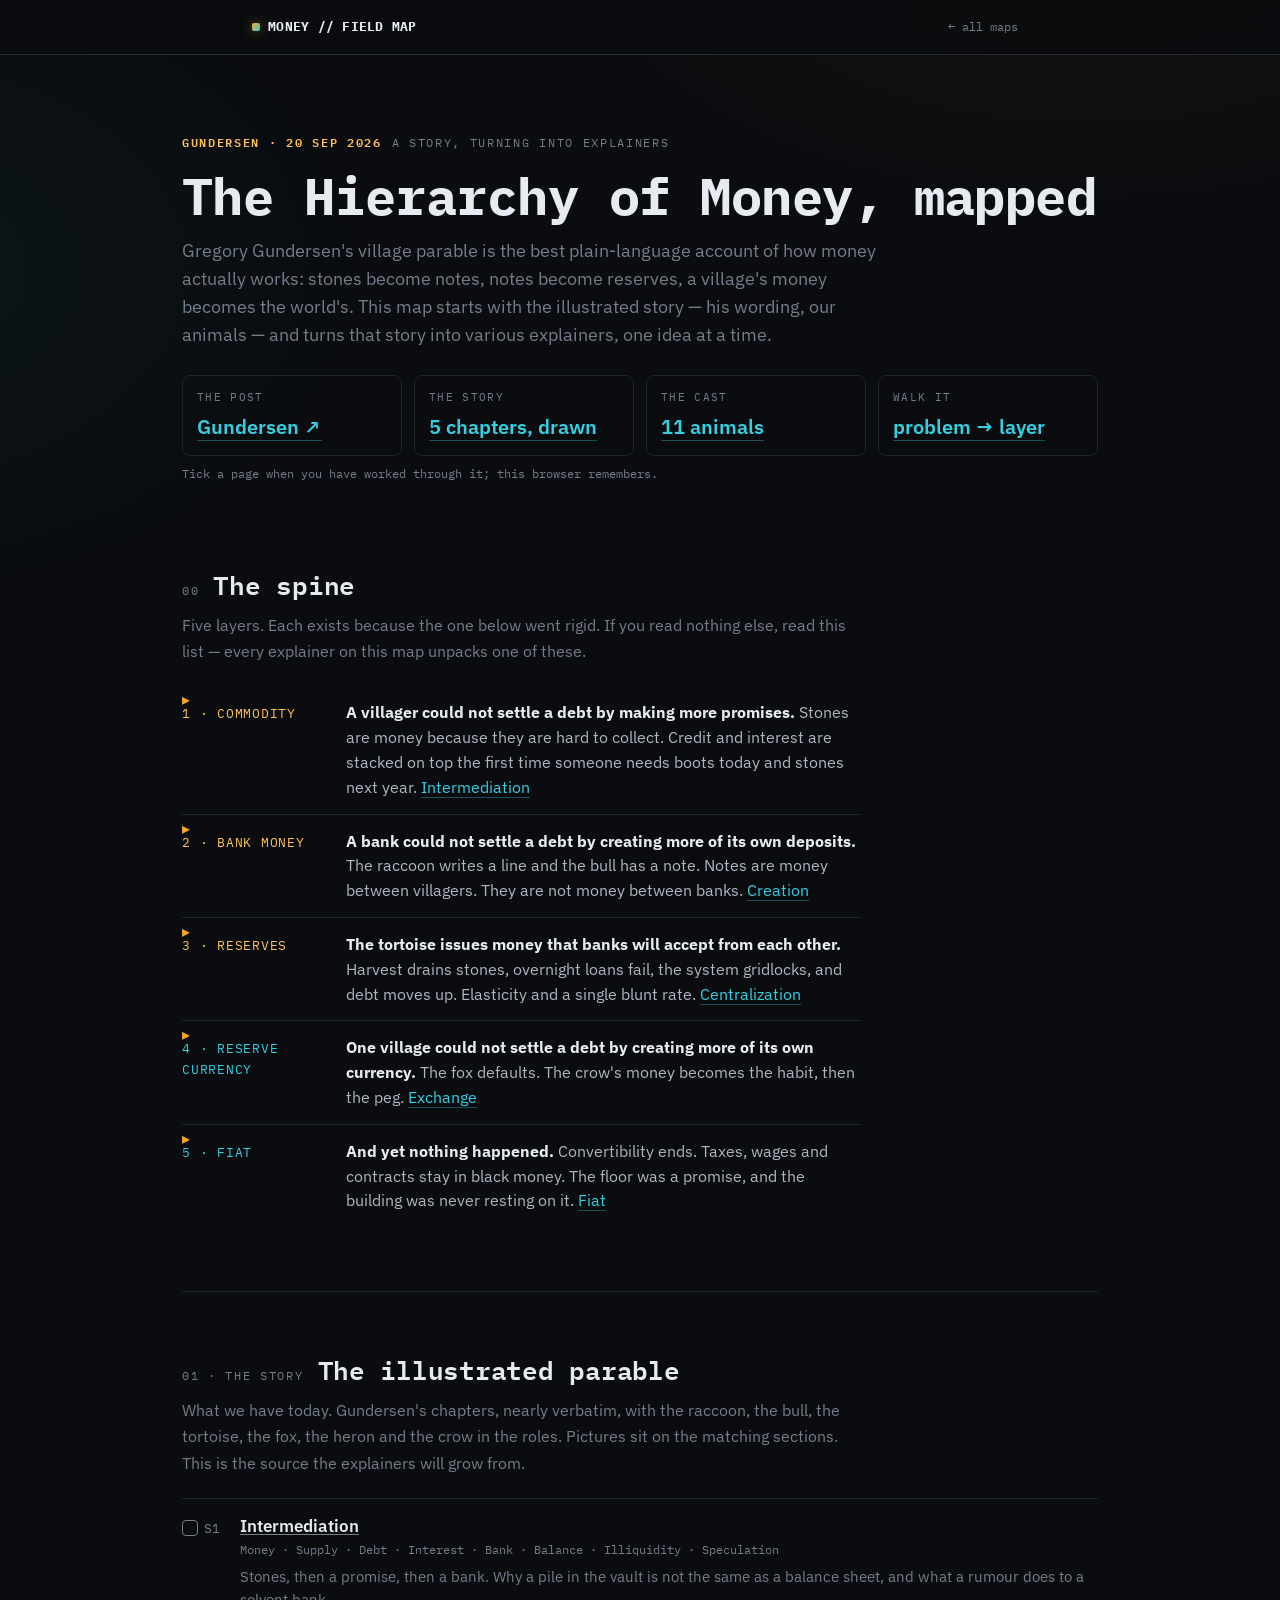
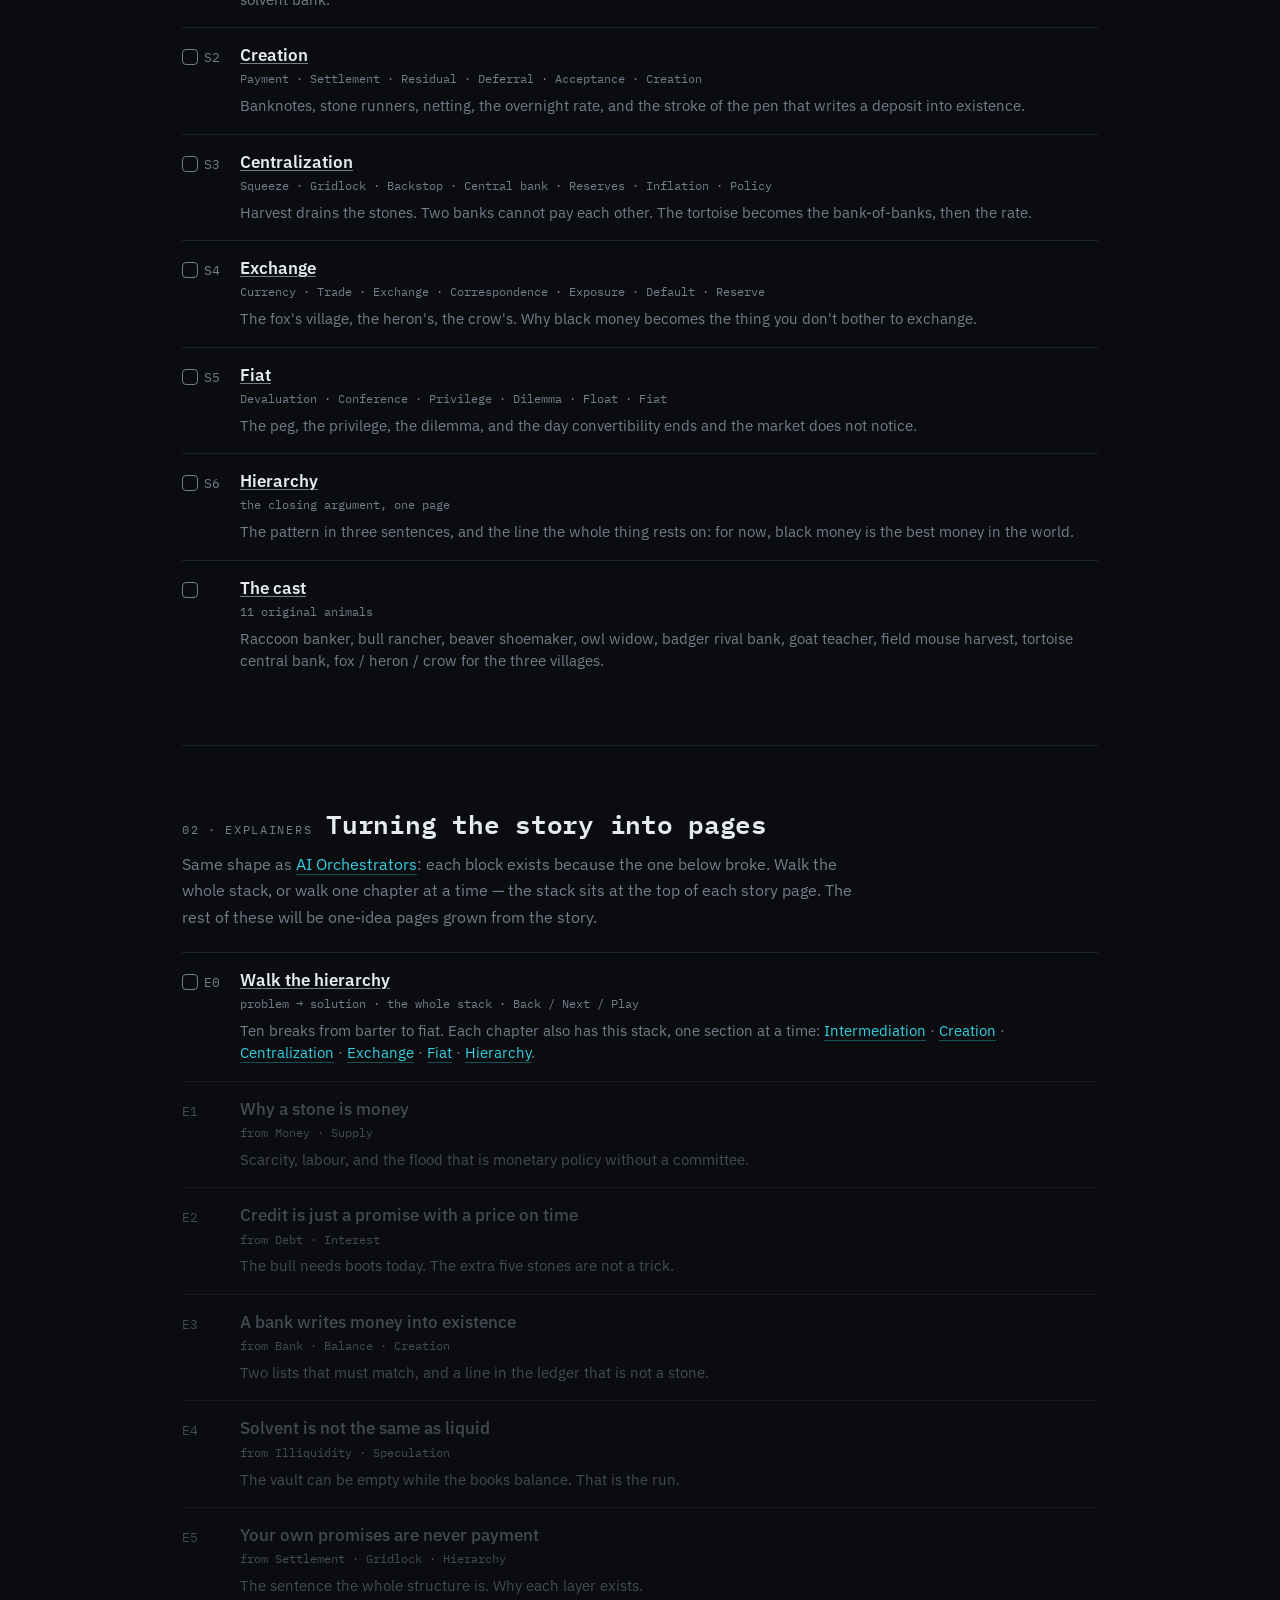
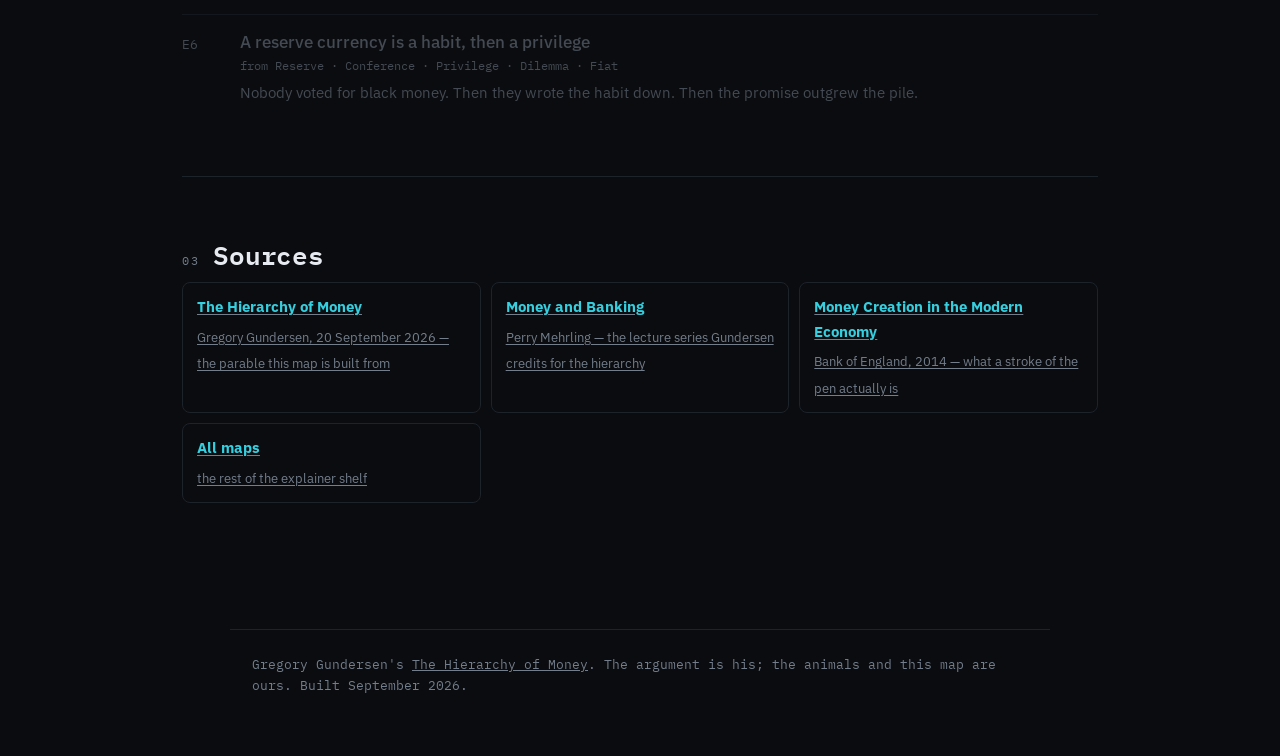
<file: index.html>
<!DOCTYPE html>
<html lang="en">
<head>
<meta charset="UTF-8" />
<meta name="viewport" content="width=device-width, initial-scale=1.0" />
<title>The Hierarchy of Money, mapped — explainers from a village parable</title>
<meta name="description" content="Gregory Gundersen's Hierarchy of Money, turned into explainers. We start with the illustrated story — his wording, our animals — and grow a page for each idea." />
<link rel="preconnect" href="https://fonts.googleapis.com" />
<link rel="preconnect" href="https://fonts.gstatic.com" crossorigin />
<link href="https://fonts.googleapis.com/css2?family=IBM+Plex+Mono:wght@400;500;600;700&family=IBM+Plex+Sans:wght@400;500;600;700&display=swap" rel="stylesheet" />
<link rel="stylesheet" href="paper.css" />
<style>
  main{max-width:960px}
  .hero{padding:24px 0 8px}
  .hero h1{font-size:clamp(32px,5.5vw,52px);line-height:1.05;margin:10px 0 14px;letter-spacing:-.01em}
  .hero .sub{font-size:18px;color:var(--ink-dim);max-width:720px;line-height:1.55}
  .facts{display:grid;grid-template-columns:repeat(auto-fit,minmax(150px,1fr));gap:12px;margin:26px 0 8px}
  .fact{border:1px solid var(--line-soft);border-radius:8px;padding:12px 14px}
  .fact .k{font-family:'IBM Plex Mono',monospace;font-size:11px;letter-spacing:.12em;text-transform:uppercase;color:var(--ink-dim)}
  .fact .v{font-size:20px;font-weight:600;margin-top:4px}
  section{padding:56px 0;border-bottom:1px solid var(--line-soft);scroll-margin-top:64px}
  section:last-of-type{border-bottom:none}
  .arc-head{display:flex;align-items:baseline;gap:14px;margin:0 0 6px;flex-wrap:wrap}
  .arc-head .idx{font-family:'IBM Plex Mono',monospace;font-size:12px;letter-spacing:.14em;color:var(--ink-dim)}
  .arc-head h2{margin:0;font-size:26px}
  .arc-sub{color:var(--ink-dim);margin:0 0 22px;max-width:680px}
  .row{display:grid;grid-template-columns:44px 1fr;gap:14px;padding:16px 0;border-top:1px solid var(--line-soft);align-items:start}
  .row:first-of-type{border-top:none}
  .row .num{font-family:'IBM Plex Mono',monospace;font-size:13px;color:var(--ink-dim);padding-top:3px}
  .row .name{font-weight:600;font-size:17px;line-height:1.3}
  .row .name a{color:var(--ink)}
  .row .meta{font-family:'IBM Plex Mono',monospace;font-size:11.5px;color:var(--ink-dim);margin:4px 0 6px;display:flex;flex-wrap:wrap;gap:10px}
  .row .desc{color:var(--ink-dim);font-size:14.5px;line-height:1.55}
  .amber .row .name a:hover{color:var(--off)} .cyan .row .name a:hover{color:var(--def)}
  .check{width:16px;height:16px;border:1px solid var(--ink-dim);border-radius:4px;display:inline-block;vertical-align:-3px;margin-right:6px;cursor:pointer;background:transparent}
  .check.on{background:var(--off);border-color:var(--off)}
  .cyan .check.on{background:var(--def);border-color:var(--def)}
  .spine{list-style:none;padding:0;margin:0 0 8px;display:grid;gap:0}
  .spine li{display:grid;grid-template-columns:148px 1fr;gap:16px;padding:14px 0;border-top:1px solid var(--line-soft);align-items:baseline}
  .spine li:first-child{border-top:none}
  .spine .step{font-family:'IBM Plex Mono',monospace;font-size:12.5px;letter-spacing:.06em;text-transform:uppercase;color:var(--off-bright)}
  .spine .step.b{color:var(--def)}
  .spine .say{font-size:15.5px;line-height:1.6}
  .spine .say b{color:var(--ink)}
  .links{display:grid;grid-template-columns:repeat(auto-fill,minmax(260px,1fr));gap:10px}
  .links a{display:block;border:1px solid var(--line-soft);border-radius:8px;padding:12px 14px;color:var(--ink);text-decoration:none}
  .links a:hover{border-color:var(--def)}
  .links a b{display:block;font-size:15px;margin-bottom:3px}
  .links a span{font-size:13px;color:var(--ink-dim)}
  .progress{font-family:'IBM Plex Mono',monospace;font-size:12px;color:var(--ink-dim);margin-top:8px}
  .soon .name{font-weight:500;color:var(--ink-dim)}
</style>
</head>
<body>
<header class="bar"><div class="bar-in">
  <div class="brand"><span class="dot"></span>MONEY&nbsp;//&nbsp;FIELD&nbsp;MAP</div>
  <a class="back" href="https://idvorkin-ai-tools.github.io/">← all maps</a>
</div></header>
<main>
  <div class="hero">
    <div class="eyebrow"><span class="box wb mono">GUNDERSEN · 20 SEP 2026</span><span class="mono">a story, turning into explainers</span></div>
    <h1>The Hierarchy of Money, mapped</h1>
    <p class="sub">Gregory Gundersen's village parable is the best plain-language account of how money actually works: stones become notes, notes become reserves, a village's money becomes the world's. This map starts with the illustrated story — his wording, our animals — and turns that story into various explainers, one idea at a time.</p>
    <div class="facts">
      <div class="fact"><div class="k">The post</div><div class="v"><a class="lnk" href="https://gregorygundersen.com/blog/2026/09/20/hierarchy-of-money/" target="_blank" rel="noopener">Gundersen ↗</a></div></div>
      <div class="fact"><div class="k">The story</div><div class="v"><a class="lnk" href="story/intermediation.html">5 chapters, drawn</a></div></div>
      <div class="fact"><div class="k">The cast</div><div class="v"><a class="lnk" href="story/cast.html">11 animals</a></div></div>
      <div class="fact"><div class="k">Walk it</div><div class="v"><a class="lnk" href="explainers/walkthrough.html">problem → layer</a></div></div>
    </div>
    <p class="progress" id="progress">Tick a page when you have worked through it; this browser remembers.</p>
  </div>

  <section id="spine">
    <div class="arc-head"><span class="idx">00</span><h2>The spine</h2></div>
    <p class="arc-sub">Five layers. Each exists because the one below went rigid. If you read nothing else, read this list — every explainer on this map unpacks one of these.</p>
    <ul class="spine">
      <li><span class="step">1 · Commodity</span><span class="say"><b>A villager could not settle a debt by making more promises.</b> Stones are money because they are hard to collect. Credit and interest are stacked on top the first time someone needs boots today and stones next year. <a class="lnk" href="story/intermediation.html">Intermediation</a></span></li>
      <li><span class="step">2 · Bank money</span><span class="say"><b>A bank could not settle a debt by creating more of its own deposits.</b> The raccoon writes a line and the bull has a note. Notes are money between villagers. They are not money between banks. <a class="lnk" href="story/creation.html">Creation</a></span></li>
      <li><span class="step">3 · Reserves</span><span class="say"><b>The tortoise issues money that banks will accept from each other.</b> Harvest drains stones, overnight loans fail, the system gridlocks, and debt moves up. Elasticity and a single blunt rate. <a class="lnk" href="story/centralization.html">Centralization</a></span></li>
      <li><span class="step b">4 · Reserve currency</span><span class="say"><b>One village could not settle a debt by creating more of its own currency.</b> The fox defaults. The crow's money becomes the habit, then the peg. <a class="lnk" href="story/exchange.html">Exchange</a></span></li>
      <li><span class="step b">5 · Fiat</span><span class="say"><b>And yet nothing happened.</b> Convertibility ends. Taxes, wages and contracts stay in black money. The floor was a promise, and the building was never resting on it. <a class="lnk" href="story/fiat.html">Fiat</a></span></li>
    </ul>
  </section>

  <section id="story" class="amber">
    <div class="arc-head"><span class="idx">01 · THE STORY</span><h2>The illustrated parable</h2></div>
    <p class="arc-sub">What we have today. Gundersen's chapters, nearly verbatim, with the raccoon, the bull, the tortoise, the fox, the heron and the crow in the roles. Pictures sit on the matching sections. This is the source the explainers will grow from.</p>
    <div class="row"><div class="num"><span class="check" data-p="s1"></span>S1</div><div><div class="name"><a href="story/intermediation.html">Intermediation</a></div><div class="meta"><span>Money · Supply · Debt · Interest · Bank · Balance · Illiquidity · Speculation</span></div><div class="desc">Stones, then a promise, then a bank. Why a pile in the vault is not the same as a balance sheet, and what a rumour does to a solvent bank.</div></div></div>
    <div class="row"><div class="num"><span class="check" data-p="s2"></span>S2</div><div><div class="name"><a href="story/creation.html">Creation</a></div><div class="meta"><span>Payment · Settlement · Residual · Deferral · Acceptance · Creation</span></div><div class="desc">Banknotes, stone runners, netting, the overnight rate, and the stroke of the pen that writes a deposit into existence.</div></div></div>
    <div class="row"><div class="num"><span class="check" data-p="s3"></span>S3</div><div><div class="name"><a href="story/centralization.html">Centralization</a></div><div class="meta"><span>Squeeze · Gridlock · Backstop · Central bank · Reserves · Inflation · Policy</span></div><div class="desc">Harvest drains the stones. Two banks cannot pay each other. The tortoise becomes the bank-of-banks, then the rate.</div></div></div>
    <div class="row"><div class="num"><span class="check" data-p="s4"></span>S4</div><div><div class="name"><a href="story/exchange.html">Exchange</a></div><div class="meta"><span>Currency · Trade · Exchange · Correspondence · Exposure · Default · Reserve</span></div><div class="desc">The fox's village, the heron's, the crow's. Why black money becomes the thing you don't bother to exchange.</div></div></div>
    <div class="row"><div class="num"><span class="check" data-p="s5"></span>S5</div><div><div class="name"><a href="story/fiat.html">Fiat</a></div><div class="meta"><span>Devaluation · Conference · Privilege · Dilemma · Float · Fiat</span></div><div class="desc">The peg, the privilege, the dilemma, and the day convertibility ends and the market does not notice.</div></div></div>
    <div class="row"><div class="num"><span class="check" data-p="s6"></span>S6</div><div><div class="name"><a href="story/hierarchy.html">Hierarchy</a></div><div class="meta"><span>the closing argument, one page</span></div><div class="desc">The pattern in three sentences, and the line the whole thing rests on: for now, black money is the best money in the world.</div></div></div>
    <div class="row"><div class="num"><span class="check" data-p="cast"></span></div><div><div class="name"><a href="story/cast.html">The cast</a></div><div class="meta"><span>11 original animals</span></div><div class="desc">Raccoon banker, bull rancher, beaver shoemaker, owl widow, badger rival bank, goat teacher, field mouse harvest, tortoise central bank, fox / heron / crow for the three villages.</div></div></div>
  </section>

  <section id="explainers" class="cyan">
    <div class="arc-head"><span class="idx">02 · EXPLAINERS</span><h2>Turning the story into pages</h2></div>
    <p class="arc-sub">Same shape as <a class="lnk" href="https://idvork.in/ai-orchestrator" target="_blank" rel="noopener">AI Orchestrators</a>: each block exists because the one below broke. Walk the whole stack, or walk one chapter at a time — the stack sits at the top of each story page. The rest of these will be one-idea pages grown from the story.</p>
    <div class="row"><div class="num"><span class="check" data-p="walk"></span>E0</div><div><div class="name"><a href="explainers/walkthrough.html">Walk the hierarchy</a></div><div class="meta"><span>problem → solution · the whole stack · Back / Next / Play</span></div><div class="desc">Ten breaks from barter to fiat. Each chapter also has this stack, one section at a time: <a class="lnk" href="story/intermediation.html">Intermediation</a> · <a class="lnk" href="story/creation.html">Creation</a> · <a class="lnk" href="story/centralization.html">Centralization</a> · <a class="lnk" href="story/exchange.html">Exchange</a> · <a class="lnk" href="story/fiat.html">Fiat</a> · <a class="lnk" href="story/hierarchy.html">Hierarchy</a>.</div></div></div>
    <div class="row soon"><div class="num">E1</div><div><div class="name">Why a stone is money</div><div class="meta"><span>from Money · Supply</span></div><div class="desc">Scarcity, labour, and the flood that is monetary policy without a committee.</div></div></div>
    <div class="row soon"><div class="num">E2</div><div><div class="name">Credit is just a promise with a price on time</div><div class="meta"><span>from Debt · Interest</span></div><div class="desc">The bull needs boots today. The extra five stones are not a trick.</div></div></div>
    <div class="row soon"><div class="num">E3</div><div><div class="name">A bank writes money into existence</div><div class="meta"><span>from Bank · Balance · Creation</span></div><div class="desc">Two lists that must match, and a line in the ledger that is not a stone.</div></div></div>
    <div class="row soon"><div class="num">E4</div><div><div class="name">Solvent is not the same as liquid</div><div class="meta"><span>from Illiquidity · Speculation</span></div><div class="desc">The vault can be empty while the books balance. That is the run.</div></div></div>
    <div class="row soon"><div class="num">E5</div><div><div class="name">Your own promises are never payment</div><div class="meta"><span>from Settlement · Gridlock · Hierarchy</span></div><div class="desc">The sentence the whole structure is. Why each layer exists.</div></div></div>
    <div class="row soon"><div class="num">E6</div><div><div class="name">A reserve currency is a habit, then a privilege</div><div class="meta"><span>from Reserve · Conference · Privilege · Dilemma · Fiat</span></div><div class="desc">Nobody voted for black money. Then they wrote the habit down. Then the promise outgrew the pile.</div></div></div>
  </section>

  <section id="sources">
    <div class="arc-head"><span class="idx">03</span><h2>Sources</h2></div>
    <div class="links">
      <a href="https://gregorygundersen.com/blog/2026/09/20/hierarchy-of-money/" target="_blank" rel="noopener"><b>The Hierarchy of Money</b><span>Gregory Gundersen, 20 September 2026 — the parable this map is built from</span></a>
      <a href="https://sites.bu.edu/perry/lectures/mb-lectures/" target="_blank" rel="noopener"><b>Money and Banking</b><span>Perry Mehrling — the lecture series Gundersen credits for the hierarchy</span></a>
      <a href="https://www.bankofengland.co.uk/quarterly-bulletin/2014/q1/money-creation-in-the-modern-economy" target="_blank" rel="noopener"><b>Money Creation in the Modern Economy</b><span>Bank of England, 2014 — what a stroke of the pen actually is</span></a>
      <a href="https://idvorkin-ai-tools.github.io/" target="_blank" rel="noopener"><b>All maps</b><span>the rest of the explainer shelf</span></a>
    </div>
  </section>
</main>
<footer>Gregory Gundersen's <a href="https://gregorygundersen.com/blog/2026/09/20/hierarchy-of-money/">The Hierarchy of Money</a>. The argument is his; the animals and this map are ours. Built September 2026.</footer>
<script>
(function(){
  var KEY='money-field-map-progress';var st={};try{st=JSON.parse(localStorage.getItem(KEY)||'{}')}catch(e){}
  var boxes=document.querySelectorAll('.check');
  function render(){var n=0;boxes.forEach(function(b){var on=!!st[b.dataset.p];b.classList.toggle('on',on);if(on)n++});
    var p=document.getElementById('progress');if(p)p.textContent=n?n+' pages ticked. This browser remembers.':'Tick a page when you have worked through it; this browser remembers.'}
  boxes.forEach(function(b){b.addEventListener('click',function(){st[b.dataset.p]=!st[b.dataset.p];try{localStorage.setItem(KEY,JSON.stringify(st))}catch(e){}render()})});
  render();
})();
</script>
<!-- Private comments mode, inert unless ?annotate=1 (see assets/annotate.js in idvorkin-ai-tools.github.io) -->
<script src="https://idvorkin-ai-tools.github.io/assets/annotate.js" defer></script>
</body>
</html>
</file>
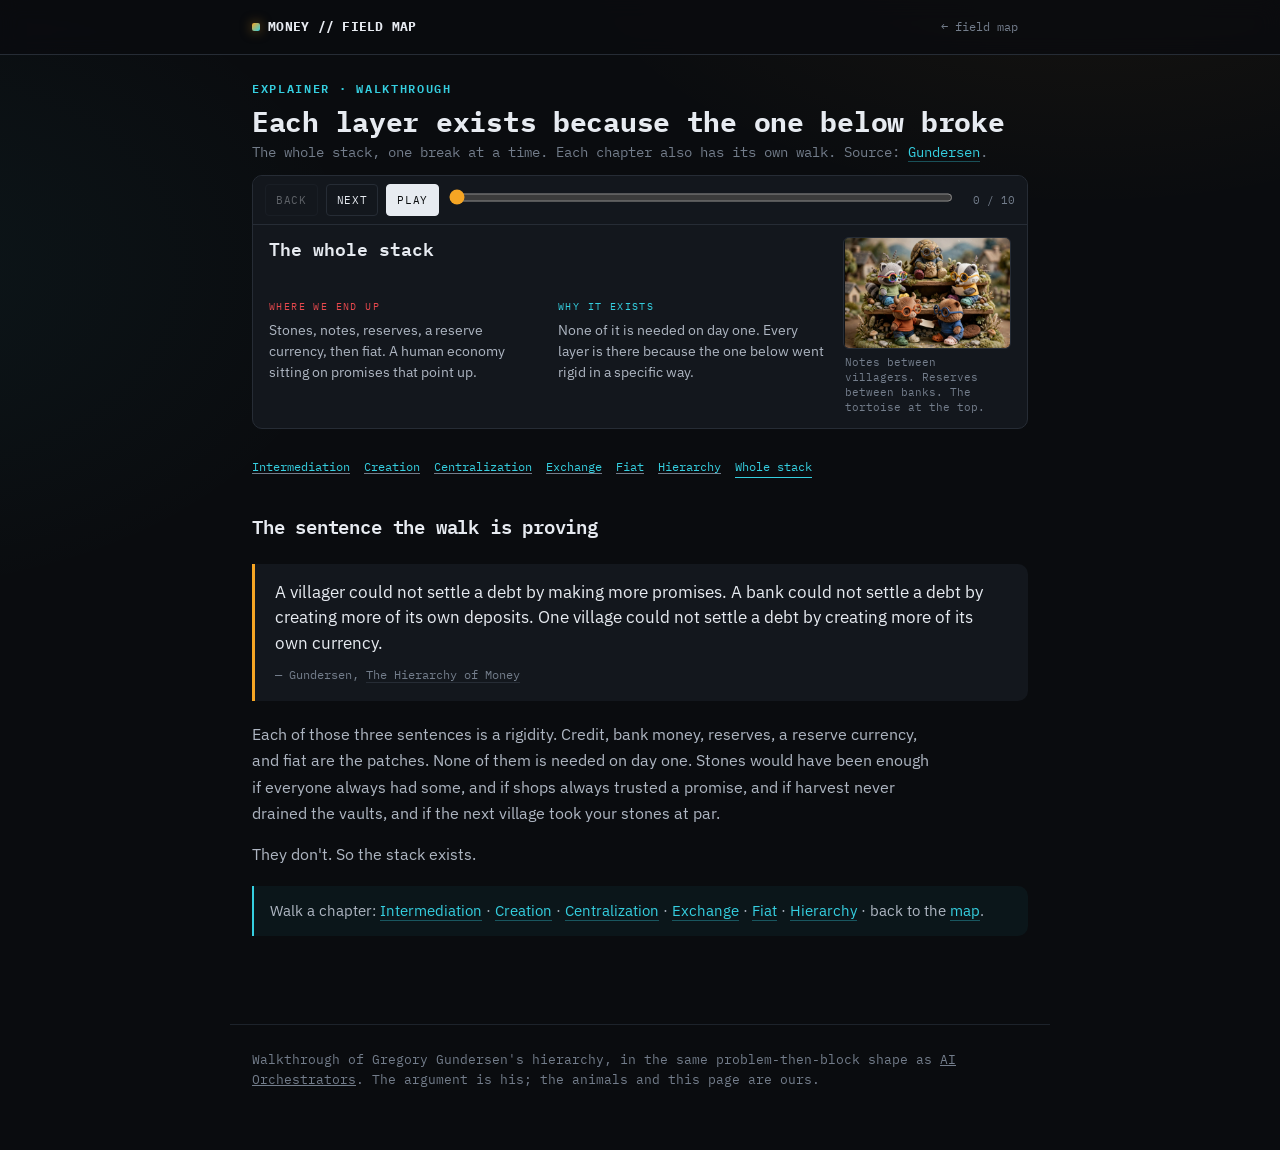
<file: explainers/walkthrough.html>
<!DOCTYPE html>
<html lang="en">
<head>
<meta charset="UTF-8" />
<meta name="viewport" content="width=device-width, initial-scale=1.0" />
<title>Walk the hierarchy — The Hierarchy of Money, mapped</title>
<meta name="description" content="Each layer of money exists because the one below broke. A problem-then-solution walkthrough of Gundersen's hierarchy, with the illustrated village." />
<link rel="preconnect" href="https://fonts.googleapis.com" />
<link rel="preconnect" href="https://fonts.gstatic.com" crossorigin />
<link href="https://fonts.googleapis.com/css2?family=IBM+Plex+Mono:wght@400;500;600;700&family=IBM+Plex+Sans:wght@400;500;600;700&display=swap" rel="stylesheet" />
<link rel="stylesheet" href="../paper.css" />
</head>
<body class="walk-page">
<header class="bar"><div class="bar-in">
  <div class="brand"><span class="dot"></span>MONEY&nbsp;//&nbsp;FIELD&nbsp;MAP</div>
  <a class="back" href="../index.html#explainers">← field map</a>
</div></header>
<main>
  <div class="eyebrow"><span class="box bb mono">EXPLAINER · WALKTHROUGH</span></div>
  <h1>Each layer exists because the one below broke</h1>
  <div class="authors">The whole stack, one break at a time. Each chapter also has its own walk. Source: <a class="lnk" href="https://gregorygundersen.com/blog/2026/09/20/hierarchy-of-money/" target="_blank" rel="noopener">Gundersen</a>.</div>

  <div class="walk" id="walk" data-walk="spine">
    <div class="walk-bar">
      <button type="button" class="walk-btn" data-act="prev">Back</button>
      <button type="button" class="walk-btn" data-act="next">Next</button>
      <button type="button" class="walk-btn go" data-act="play">Play</button>
      <div class="walk-scrub"><input type="range" min="0" max="10" value="0" aria-label="Walk the hierarchy, step by step"></div>
      <span class="walk-count"></span>
    </div>
    <div class="walk-stage">
      <div class="walk-lede">
        <p class="walk-bridge"></p>
        <p class="walk-t"></p>
      </div>
      <figure class="walk-fig">
        <img alt="">
        <figcaption></figcaption>
      </figure>
      <div class="walk-cols">
        <div>
          <p class="walk-lab p"></p>
          <p class="walk-body" data-col="p"></p>
        </div>
        <div>
          <p class="walk-lab s"></p>
          <p class="walk-body" data-col="s"></p>
        </div>
      </div>
    </div>
  </div>
  <nav class="walk-nav" aria-label="Chapter walks">
    <a href="../story/intermediation.html">Intermediation</a>
    <a href="../story/creation.html">Creation</a>
    <a href="../story/centralization.html">Centralization</a>
    <a href="../story/exchange.html">Exchange</a>
    <a href="../story/fiat.html">Fiat</a>
    <a href="../story/hierarchy.html">Hierarchy</a>
    <a href="walkthrough.html" class="on">Whole stack</a>
  </nav>

  <h2 id="the-sentence">The sentence the walk is proving</h2>
  <blockquote class="q off">
    A villager could not settle a debt by making more promises. A bank could not settle a debt by creating more of its own deposits. One village could not settle a debt by creating more of its own currency.
    <span class="cite">— Gundersen, <a href="https://gregorygundersen.com/blog/2026/09/20/hierarchy-of-money/" target="_blank" rel="noopener">The Hierarchy of Money</a></span>
  </blockquote>
  <p>Each of those three sentences is a rigidity. Credit, bank money, reserves, a reserve currency, and fiat are the patches. None of them is needed on day one. Stones would have been enough if everyone always had some, and if shops always trusted a promise, and if harvest never drained the vaults, and if the next village took your stones at par.</p>
  <p>They don't. So the stack exists.</p>

  <div class="callout">Walk a chapter: <a class="lnk" href="../story/intermediation.html">Intermediation</a> · <a class="lnk" href="../story/creation.html">Creation</a> · <a class="lnk" href="../story/centralization.html">Centralization</a> · <a class="lnk" href="../story/exchange.html">Exchange</a> · <a class="lnk" href="../story/fiat.html">Fiat</a> · <a class="lnk" href="../story/hierarchy.html">Hierarchy</a> · back to the <a class="lnk" href="../index.html">map</a>.</div>
</main>
<footer>Walkthrough of Gregory Gundersen's hierarchy, in the same problem-then-block shape as <a href="https://idvork.in/ai-orchestrator">AI Orchestrators</a>. The argument is his; the animals and this page are ours.</footer>
<script src="walks.js"></script>
<script src="walk.js"></script>
<!-- Private comments mode, inert unless ?annotate=1 (see assets/annotate.js in idvorkin-ai-tools.github.io) -->
<script src="https://idvorkin-ai-tools.github.io/assets/annotate.js" defer></script>
</body>
</html>
</file>
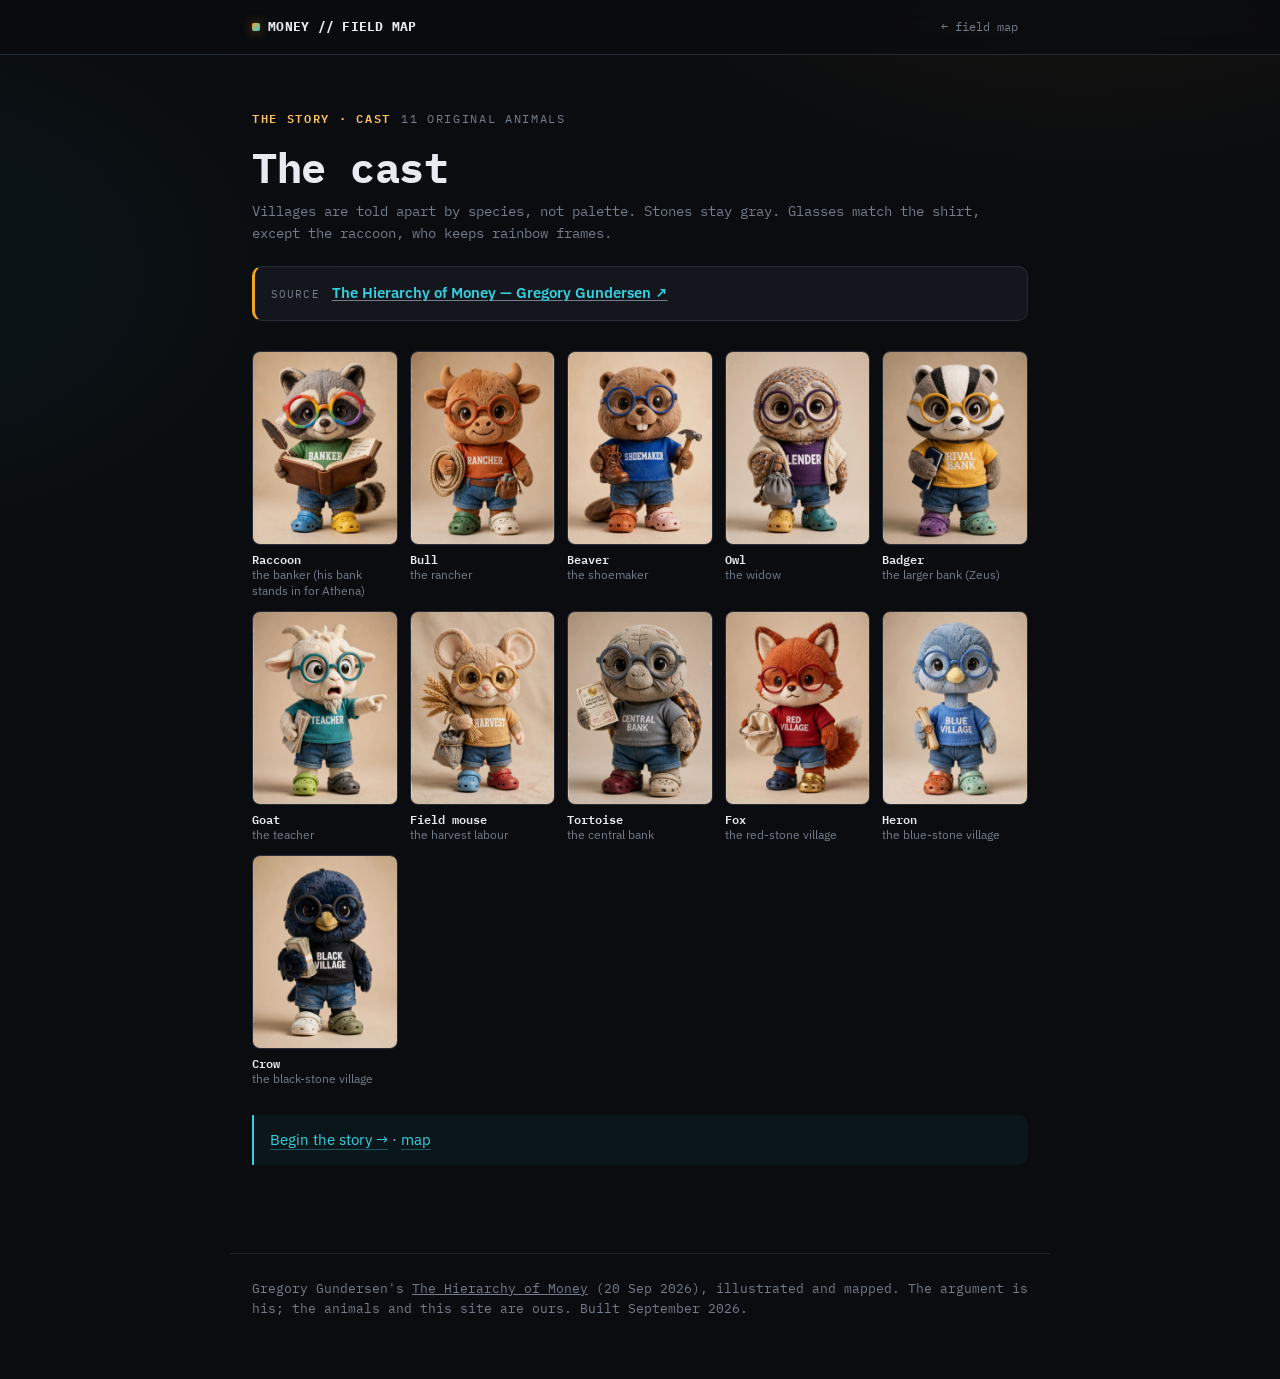
<file: story/cast.html>
<!DOCTYPE html>
<html lang="en">
<head>
<meta charset="UTF-8" />
<meta name="viewport" content="width=device-width, initial-scale=1.0" />
<title>The cast — The Hierarchy of Money, mapped</title>
<meta name="description" content="The eleven original animals of the money story." />
<link rel="preconnect" href="https://fonts.googleapis.com" />
<link rel="preconnect" href="https://fonts.gstatic.com" crossorigin />
<link href="https://fonts.googleapis.com/css2?family=IBM+Plex+Mono:wght@400;500;600;700&family=IBM+Plex+Sans:wght@400;500;600;700&display=swap" rel="stylesheet" />
<link rel="stylesheet" href="../paper.css" />
</head>
<body>
<header class="bar"><div class="bar-in">
  <div class="brand"><span class="dot"></span>MONEY&nbsp;//&nbsp;FIELD&nbsp;MAP</div>
  <a class="back" href="../index.html#story">← field map</a>
</div></header>
<main>

  <div class="eyebrow"><span class="box wb mono">THE STORY · CAST</span><span class="mono">11 original animals</span></div>
  <h1>The cast</h1>
  <div class="authors">Villages are told apart by species, not palette. Stones stay gray. Glasses match the shirt, except the raccoon, who keeps rainbow frames.</div>
  <div class="paperlink" style="border-left-color:var(--off)"><span class="lbl">Source</span><a href="https://gregorygundersen.com/blog/2026/09/20/hierarchy-of-money/" target="_blank" rel="noopener">The Hierarchy of Money — Gregory Gundersen ↗</a></div>
<div class="roster">
<figure><img src="../images/v2_banker_raccoon.png" alt="Plush raccoon banker"><figcaption><b>Raccoon</b>the banker (his bank stands in for Athena)</figcaption></figure>
<figure><img src="../images/v2_rancher_bull.png" alt="Plush bull rancher"><figcaption><b>Bull</b>the rancher</figcaption></figure>
<figure><img src="../images/v2_shoemaker_beaver.png" alt="Plush beaver shoemaker"><figcaption><b>Beaver</b>the shoemaker</figcaption></figure>
<figure><img src="../images/v2_lender_owl.png" alt="Plush owl lender"><figcaption><b>Owl</b>the widow</figcaption></figure>
<figure><img src="../images/v2_rivalbank_badger.png" alt="Plush badger banker"><figcaption><b>Badger</b>the larger bank (Zeus)</figcaption></figure>
<figure><img src="../images/v2_teacher_goat.png" alt="Plush goat teacher"><figcaption><b>Goat</b>the teacher</figcaption></figure>
<figure><img src="../images/v2_harvest_mouse.png" alt="Plush field mouse"><figcaption><b>Field mouse</b>the harvest labour</figcaption></figure>
<figure><img src="../images/v2_centralbank_tortoise.png" alt="Plush tortoise"><figcaption><b>Tortoise</b>the central bank</figcaption></figure>
<figure><img src="../images/v2_redvillage_fox.png" alt="Plush fox"><figcaption><b>Fox</b>the red-stone village</figcaption></figure>
<figure><img src="../images/v2_bluevillage_heron.png" alt="Plush heron"><figcaption><b>Heron</b>the blue-stone village</figcaption></figure>
<figure><img src="../images/v2_blackvillage_crow.png" alt="Plush crow"><figcaption><b>Crow</b>the black-stone village</figcaption></figure>
</div>
</section><div class="callout"><a class="lnk" href="intermediation.html">Begin the story →</a> · <a class="lnk" href="../index.html">map</a></div>
</main>
<footer>Gregory Gundersen's <a href="https://gregorygundersen.com/blog/2026/09/20/hierarchy-of-money/" target="_blank" rel="noopener">The Hierarchy of Money</a> (20 Sep 2026), illustrated and mapped. The argument is his; the animals and this site are ours. Built September 2026.</footer>
<!-- Private comments mode, inert unless ?annotate=1 (see assets/annotate.js in idvorkin-ai-tools.github.io) -->
<script src="https://idvorkin-ai-tools.github.io/assets/annotate.js" defer></script>
</body>
</html>
</file>
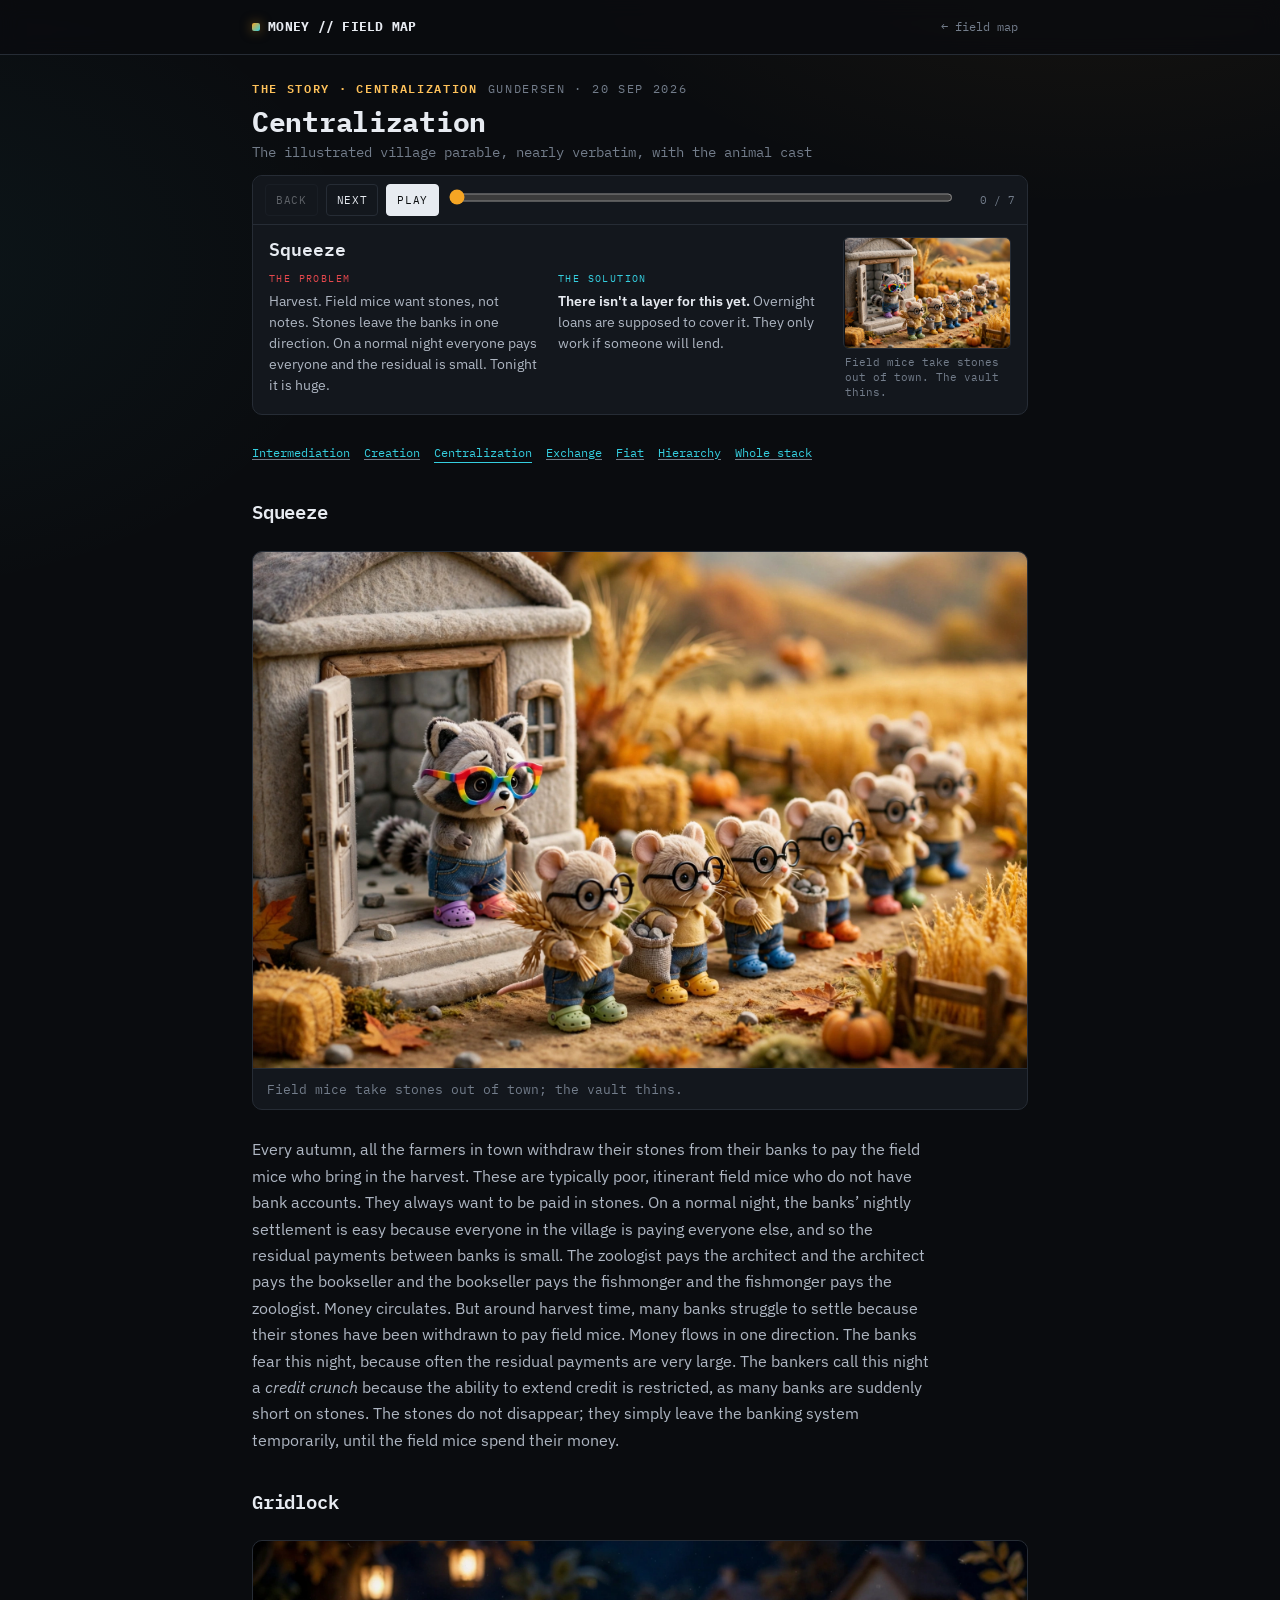
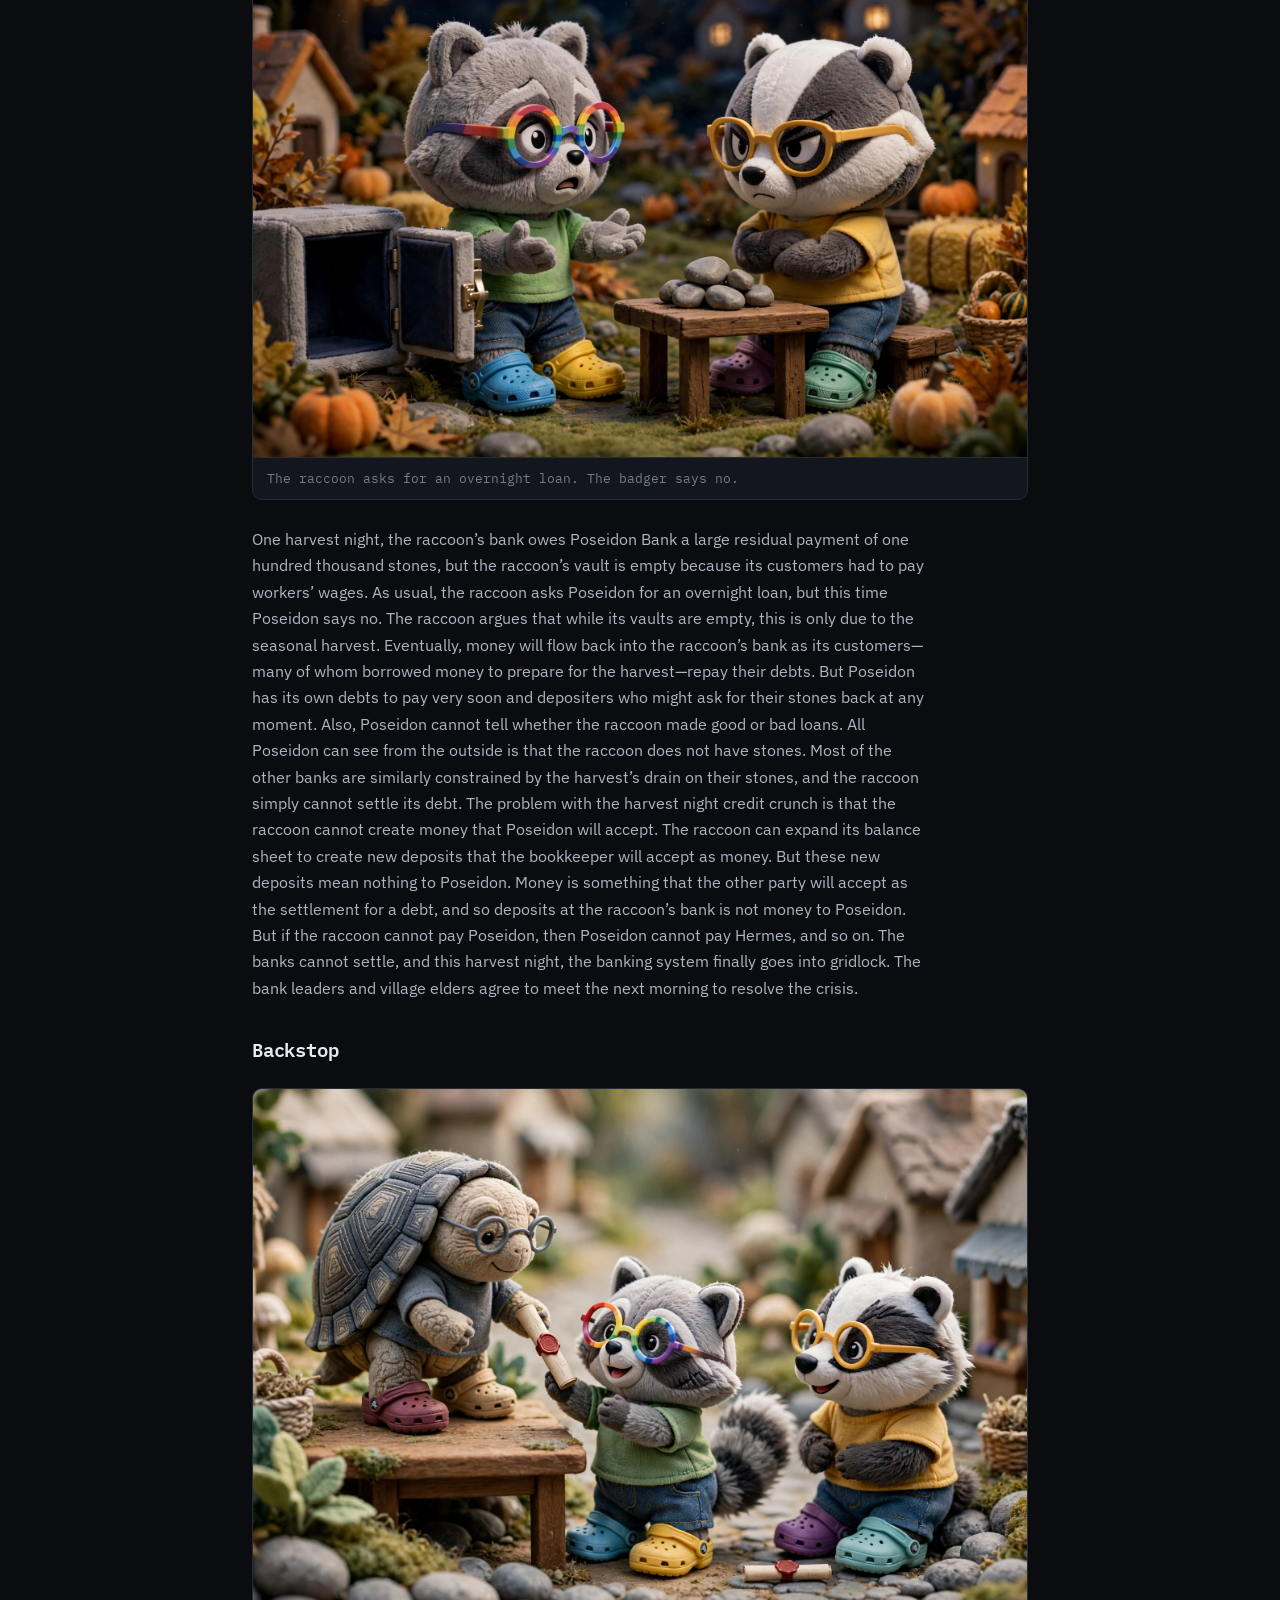
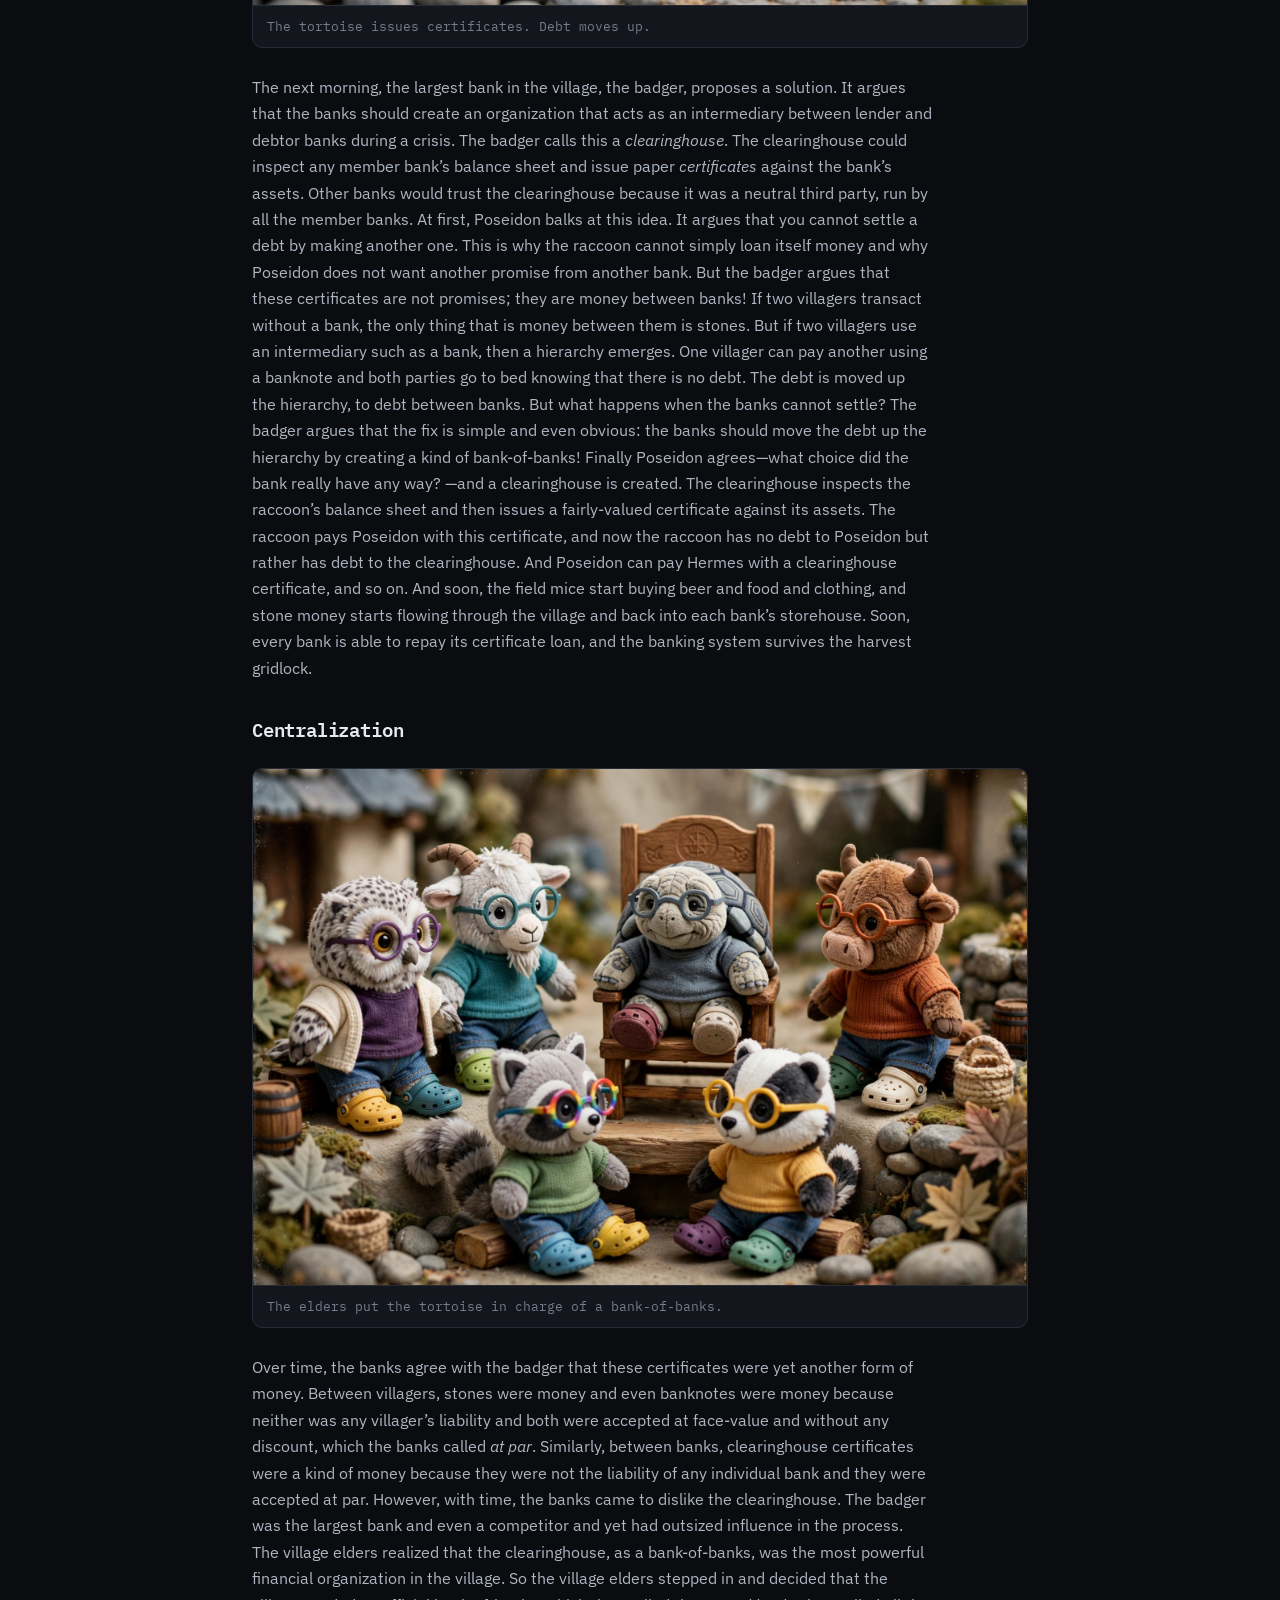
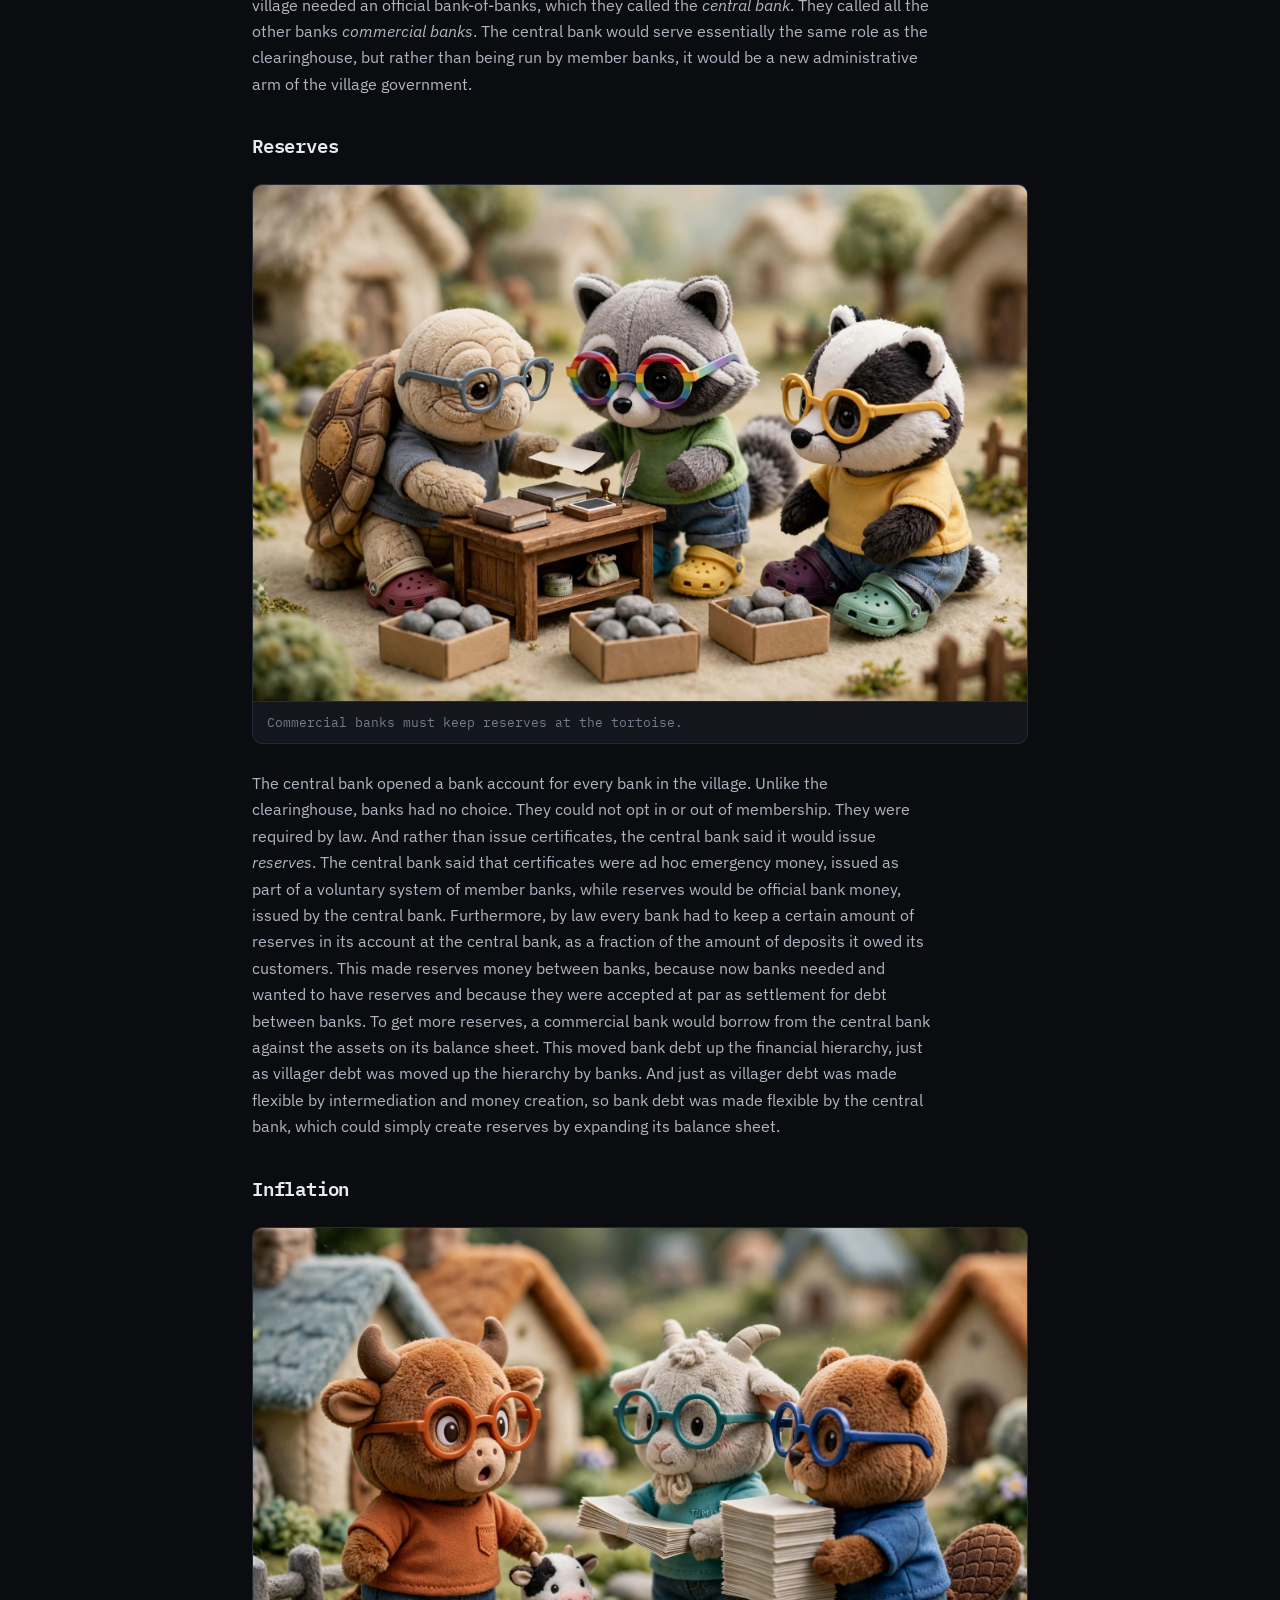
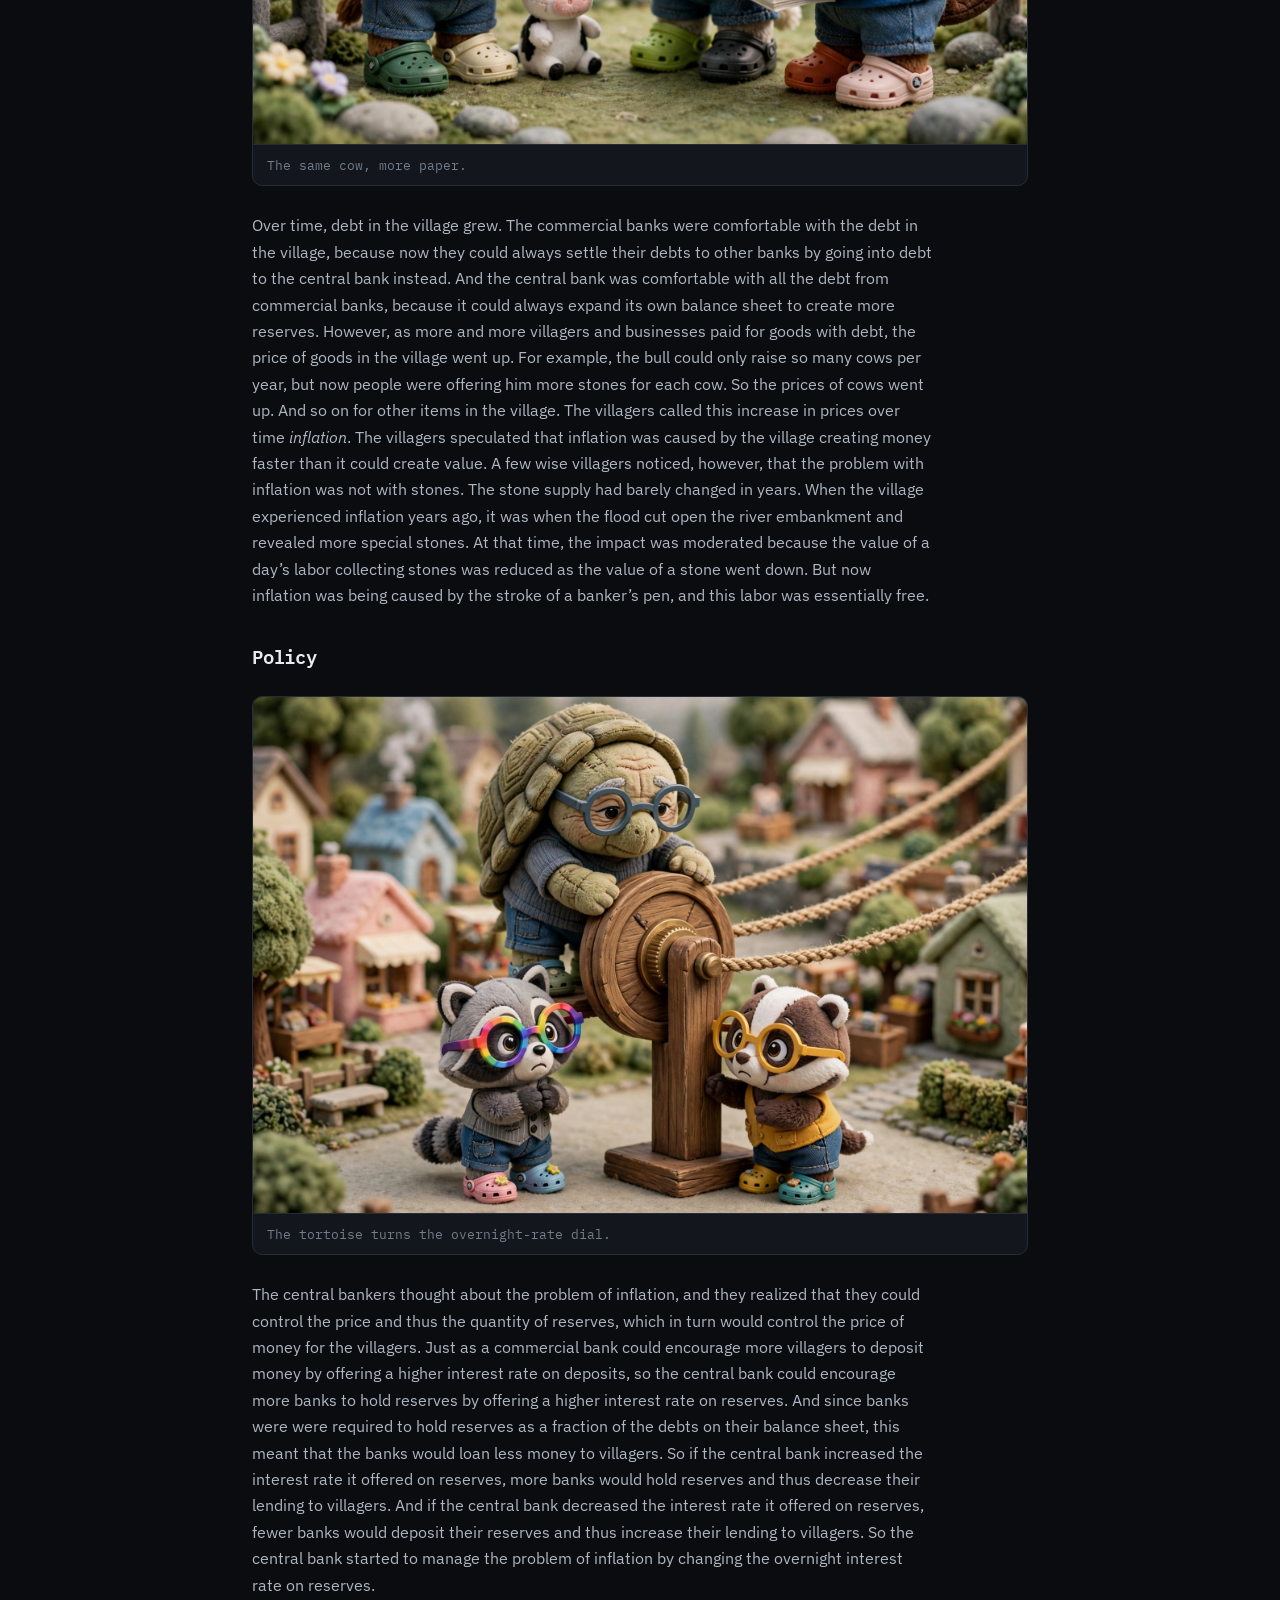
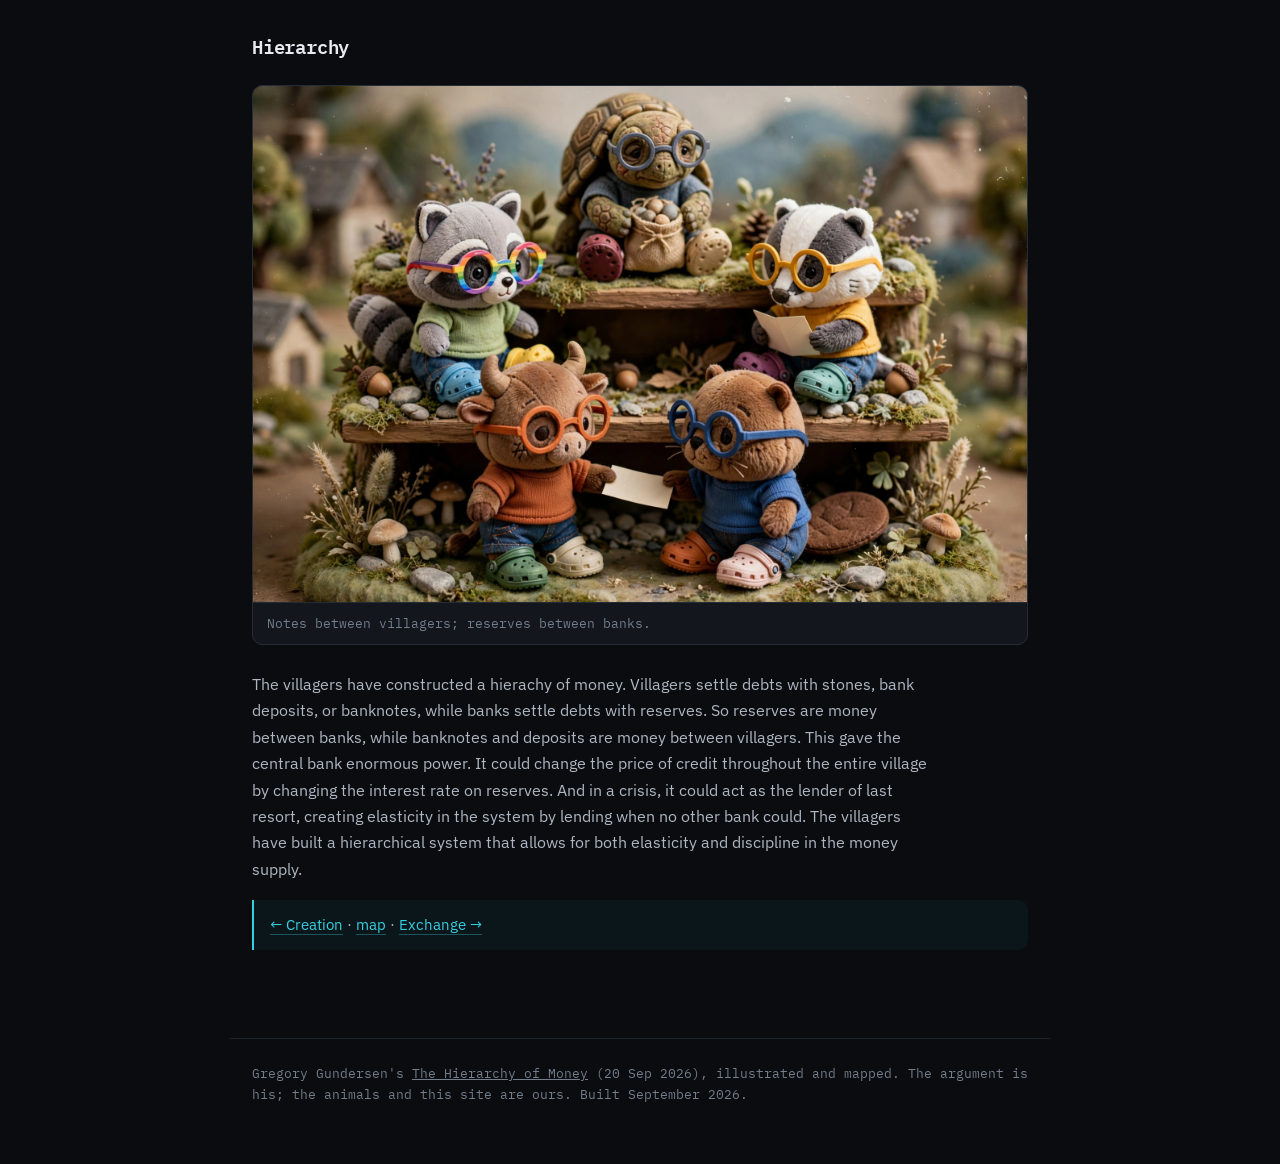
<file: story/centralization.html>
<!DOCTYPE html>
<html lang="en">
<head>
<meta charset="UTF-8" />
<meta name="viewport" content="width=device-width, initial-scale=1.0" />
<title>Centralization — The Hierarchy of Money, mapped</title>
<meta name="description" content="Gundersen's Centralization chapter, illustrated. The Hierarchy of Money, mapped." />
<link rel="preconnect" href="https://fonts.googleapis.com" />
<link rel="preconnect" href="https://fonts.gstatic.com" crossorigin />
<link href="https://fonts.googleapis.com/css2?family=IBM+Plex+Mono:wght@400;500;600;700&family=IBM+Plex+Sans:wght@400;500;600;700&display=swap" rel="stylesheet" />
<link rel="stylesheet" href="../paper.css" />
</head>
<body class="walk-page">
<header class="bar"><div class="bar-in">
  <div class="brand"><span class="dot"></span>MONEY&nbsp;//&nbsp;FIELD&nbsp;MAP</div>
  <a class="back" href="../index.html#story">← field map</a>
</div></header>
<main>
  <div class="eyebrow"><span class="box wb mono">THE STORY · CENTRALIZATION</span><span class="mono">Gundersen · 20 Sep 2026</span></div>
  <h1>Centralization</h1>
  <div class="authors">The illustrated village parable, nearly verbatim, with the animal cast</div>
  <div class="paperlink" style="border-left-color:var(--off)"><span class="lbl">Source</span><a href="https://gregorygundersen.com/blog/2026/09/20/hierarchy-of-money/" target="_blank" rel="noopener">The Hierarchy of Money — Gregory Gundersen ↗</a></div>
  <div class="tldr"><b>Walk this chapter, then read it.</b> Next, Play, or the arrows. One break per section. The wording is below.</div>

  <div class="walk" id="walk" data-walk="centralization">
    <div class="walk-bar">
      <button type="button" class="walk-btn" data-act="prev">Back</button>
      <button type="button" class="walk-btn" data-act="next">Next</button>
      <button type="button" class="walk-btn go" data-act="play">Play</button>
      <div class="walk-scrub"><input type="range" min="0" max="7" value="0" aria-label="Walk this chapter, step by step"></div>
      <span class="walk-count"></span>
    </div>
    <div class="walk-stage">
      <div class="walk-lede">
        <p class="walk-bridge"></p>
        <p class="walk-t"></p>
      </div>
      <figure class="walk-fig">
        <img alt="">
        <figcaption></figcaption>
      </figure>
      <div class="walk-cols">
        <div>
          <p class="walk-lab p"></p>
          <p class="walk-body" data-col="p"></p>
        </div>
        <div>
          <p class="walk-lab s"></p>
          <p class="walk-body" data-col="s"></p>
        </div>
      </div>
    </div>
  </div>
  <nav class="walk-nav" aria-label="Chapter walks">
    <a href="intermediation.html">Intermediation</a>
    <a href="creation.html">Creation</a>
    <a href="centralization.html" class="on">Centralization</a>
    <a href="exchange.html">Exchange</a>
    <a href="fiat.html">Fiat</a>
    <a href="hierarchy.html">Hierarchy</a>
    <a href="../explainers/walkthrough.html">Whole stack</a>
  </nav>


<h2 id="squeeze">Squeeze</h2>

<figure class="ill"><img src="../images/n3_harvest.png" alt="Field mice take stones out of town; the vault thins."><figcaption>Field mice take stones out of town; the vault thins.</figcaption></figure>
<p>Every autumn, all the farmers in town withdraw their stones from their banks to pay the field mice who bring in the harvest. These are typically poor, itinerant field mice who do not have bank accounts. They always want to be paid in stones. On a normal night, the banks’ nightly settlement is easy because everyone in the village is paying everyone else, and so the residual payments between banks is small. The zoologist pays the architect and the architect pays the bookseller and the bookseller pays the fishmonger and the fishmonger pays the zoologist. Money circulates. But around harvest time, many banks struggle to settle because their stones have been withdrawn to pay field mice. Money flows in one direction. The banks fear this night, because often the residual payments are very large. The bankers call this night a <em>credit crunch</em> because the ability to extend credit is restricted, as many banks are suddenly short on stones. The stones do not disappear; they simply leave the banking system temporarily, until the field mice spend their money.</p>

<h2 id="gridlock">Gridlock</h2>

<figure class="ill"><img src="../images/s_gridlock.png" alt="The raccoon asks for an overnight loan. The badger says no."><figcaption>The raccoon asks for an overnight loan. The badger says no.</figcaption></figure>
<p>One harvest night, the raccoon’s bank owes Poseidon Bank a large residual payment of one hundred thousand stones, but the raccoon’s vault is empty because its customers had to pay workers’ wages. As usual, the raccoon asks Poseidon for an overnight loan, but this time Poseidon says no. The raccoon argues that while its vaults are empty, this is only due to the seasonal harvest. Eventually, money will flow back into the raccoon’s bank as its customers—many of whom borrowed money to prepare for the harvest—repay their debts. But Poseidon has its own debts to pay very soon and depositers who might ask for their stones back at any moment. Also, Poseidon cannot tell whether the raccoon made good or bad loans. All Poseidon can see from the outside is that the raccoon does not have stones. Most of the other banks are similarly constrained by the harvest’s drain on their stones, and the raccoon simply cannot settle its debt. The problem with the harvest night credit crunch is that the raccoon cannot create money that Poseidon will accept. The raccoon can expand its balance sheet to create new deposits that the bookkeeper will accept as money. But these new deposits mean nothing to Poseidon. Money is something that the other party will accept as the settlement for a debt, and so deposits at the raccoon’s bank is not money to Poseidon. But if the raccoon cannot pay Poseidon, then Poseidon cannot pay Hermes, and so on. The banks cannot settle, and this harvest night, the banking system finally goes into gridlock. The bank leaders and village elders agree to meet the next morning to resolve the crisis.</p>

<h2 id="backstop">Backstop</h2>

<figure class="ill"><img src="../images/s_backstop.png" alt="The tortoise issues certificates. Debt moves up."><figcaption>The tortoise issues certificates. Debt moves up.</figcaption></figure>
<p>The next morning, the largest bank in the village, the badger, proposes a solution. It argues that the banks should create an organization that acts as an intermediary between lender and debtor banks during a crisis. The badger calls this a <em>clearinghouse</em>. The clearinghouse could inspect any member bank’s balance sheet and issue paper <em>certificates</em> against the bank’s assets. Other banks would trust the clearinghouse because it was a neutral third party, run by all the member banks. At first, Poseidon balks at this idea. It argues that you cannot settle a debt by making another one. This is why the raccoon cannot simply loan itself money and why Poseidon does not want another promise from another bank. But the badger argues that these certificates are not promises; they are money between banks! If two villagers transact without a bank, the only thing that is money between them is stones. But if two villagers use an intermediary such as a bank, then a hierarchy emerges. One villager can pay another using a banknote and both parties go to bed knowing that there is no debt. The debt is moved up the hierarchy, to debt between banks. But what happens when the banks cannot settle? The badger argues that the fix is simple and even obvious: the banks should move the debt up the hierarchy by creating a kind of bank-of-banks! Finally Poseidon agrees—what choice did the bank really have any way? —and a clearinghouse is created. The clearinghouse inspects the raccoon’s balance sheet and then issues a fairly-valued certificate against its assets. The raccoon pays Poseidon with this certificate, and now the raccoon has no debt to Poseidon but rather has debt to the clearinghouse. And Poseidon can pay Hermes with a clearinghouse certificate, and so on. And soon, the field mice start buying beer and food and clothing, and stone money starts flowing through the village and back into each bank’s storehouse. Soon, every bank is able to repay its certificate loan, and the banking system survives the harvest gridlock.</p>

<h2 id="official-central-bank">Centralization</h2>

<figure class="ill"><img src="../images/s_centralization.png" alt="The elders put the tortoise in charge of a bank-of-banks."><figcaption>The elders put the tortoise in charge of a bank-of-banks.</figcaption></figure>
<p>Over time, the banks agree with the badger that these certificates were yet another form of money. Between villagers, stones were money and even banknotes were money because neither was any villager’s liability and both were accepted at face-value and without any discount, which the banks called <em>at par</em>. Similarly, between banks, clearinghouse certificates were a kind of money because they were not the liability of any individual bank and they were accepted at par. However, with time, the banks came to dislike the clearinghouse. The badger was the largest bank and even a competitor and yet had outsized influence in the process. The village elders realized that the clearinghouse, as a bank-of-banks, was the most powerful financial organization in the village. So the village elders stepped in and decided that the village needed an official bank-of-banks, which they called the <em>central bank</em>. They called all the other banks <em>commercial banks</em>. The central bank would serve essentially the same role as the clearinghouse, but rather than being run by member banks, it would be a new administrative arm of the village government.</p>

<h2 id="reserves">Reserves</h2>

<figure class="ill"><img src="../images/s_reserves.png" alt="Commercial banks must keep reserves at the tortoise."><figcaption>Commercial banks must keep reserves at the tortoise.</figcaption></figure>
<p>The central bank opened a bank account for every bank in the village. Unlike the clearinghouse, banks had no choice. They could not opt in or out of membership. They were required by law. And rather than issue certificates, the central bank said it would issue <em>reserves</em>. The central bank said that certificates were ad hoc emergency money, issued as part of a voluntary system of member banks, while reserves would be official bank money, issued by the central bank. Furthermore, by law every bank had to keep a certain amount of reserves in its account at the central bank, as a fraction of the amount of deposits it owed its customers. This made reserves money between banks, because now banks needed and wanted to have reserves and because they were accepted at par as settlement for debt between banks. To get more reserves, a commercial bank would borrow from the central bank against the assets on its balance sheet. This moved bank debt up the financial hierarchy, just as villager debt was moved up the hierarchy by banks. And just as villager debt was made flexible by intermediation and money creation, so bank debt was made flexible by the central bank, which could simply create reserves by expanding its balance sheet.</p>

<h2 id="inflation">Inflation</h2>

<figure class="ill"><img src="../images/s_inflation.png" alt="The same cow, more paper."><figcaption>The same cow, more paper.</figcaption></figure>
<p>Over time, debt in the village grew. The commercial banks were comfortable with the debt in the village, because now they could always settle their debts to other banks by going into debt to the central bank instead. And the central bank was comfortable with all the debt from commercial banks, because it could always expand its own balance sheet to create more reserves. However, as more and more villagers and businesses paid for goods with debt, the price of goods in the village went up. For example, the bull could only raise so many cows per year, but now people were offering him more stones for each cow. So the prices of cows went up. And so on for other items in the village. The villagers called this increase in prices over time <em>inflation</em>. The villagers speculated that inflation was caused by the village creating money faster than it could create value. A few wise villagers noticed, however, that the problem with inflation was not with stones. The stone supply had barely changed in years. When the village experienced inflation years ago, it was when the flood cut open the river embankment and revealed more special stones. At that time, the impact was moderated because the value of a day’s labor collecting stones was reduced as the value of a stone went down. But now inflation was being caused by the stroke of a banker’s pen, and this labor was essentially free.</p>

<h2 id="policy">Policy</h2>

<figure class="ill"><img src="../images/n4_rate.png" alt="The tortoise turns the overnight-rate dial."><figcaption>The tortoise turns the overnight-rate dial.</figcaption></figure>
<p>The central bankers thought about the problem of inflation, and they realized that they could control the price and thus the quantity of reserves, which in turn would control the price of money for the villagers. Just as a commercial bank could encourage more villagers to deposit money by offering a higher interest rate on deposits, so the central bank could encourage more banks to hold reserves by offering a higher interest rate on reserves. And since banks were were required to hold reserves as a fraction of the debts on their balance sheet, this meant that the banks would loan less money to villagers. So if the central bank increased the interest rate it offered on reserves, more banks would hold reserves and thus decrease their lending to villagers. And if the central bank decreased the interest rate it offered on reserves, fewer banks would deposit their reserves and thus increase their lending to villagers. So the central bank started to manage the problem of inflation by changing the overnight interest rate on reserves.</p>

<h2 id="hierarchy">Hierarchy</h2>

<figure class="ill"><img src="../images/s_hierarchy.png" alt="Notes between villagers; reserves between banks."><figcaption>Notes between villagers; reserves between banks.</figcaption></figure>
<p>The villagers have constructed a hierachy of money. Villagers settle debts with stones, bank deposits, or banknotes, while banks settle debts with reserves. So reserves are money between banks, while banknotes and deposits are money between villagers. This gave the central bank enormous power. It could change the price of credit throughout the entire village by changing the interest rate on reserves. And in a crisis, it could act as the lender of last resort, creating elasticity in the system by lending when no other bank could. The villagers have built a hierarchical system that allows for both elasticity and discipline in the money supply.</p>


  <div class="callout"><a class="lnk" href="creation.html">← Creation</a> · <a class="lnk" href="../index.html">map</a> · <a class="lnk" href="exchange.html">Exchange →</a></div>
</main>
<footer>Gregory Gundersen's <a href="https://gregorygundersen.com/blog/2026/09/20/hierarchy-of-money/" target="_blank" rel="noopener">The Hierarchy of Money</a> (20 Sep 2026), illustrated and mapped. The argument is his; the animals and this site are ours. Built September 2026.</footer>
<script src="../explainers/walks.js"></script>
<script src="../explainers/walk.js"></script>
<!-- Private comments mode, inert unless ?annotate=1 (see assets/annotate.js in idvorkin-ai-tools.github.io) -->
<script src="https://idvorkin-ai-tools.github.io/assets/annotate.js" defer></script>
</body>
</html>
</file>
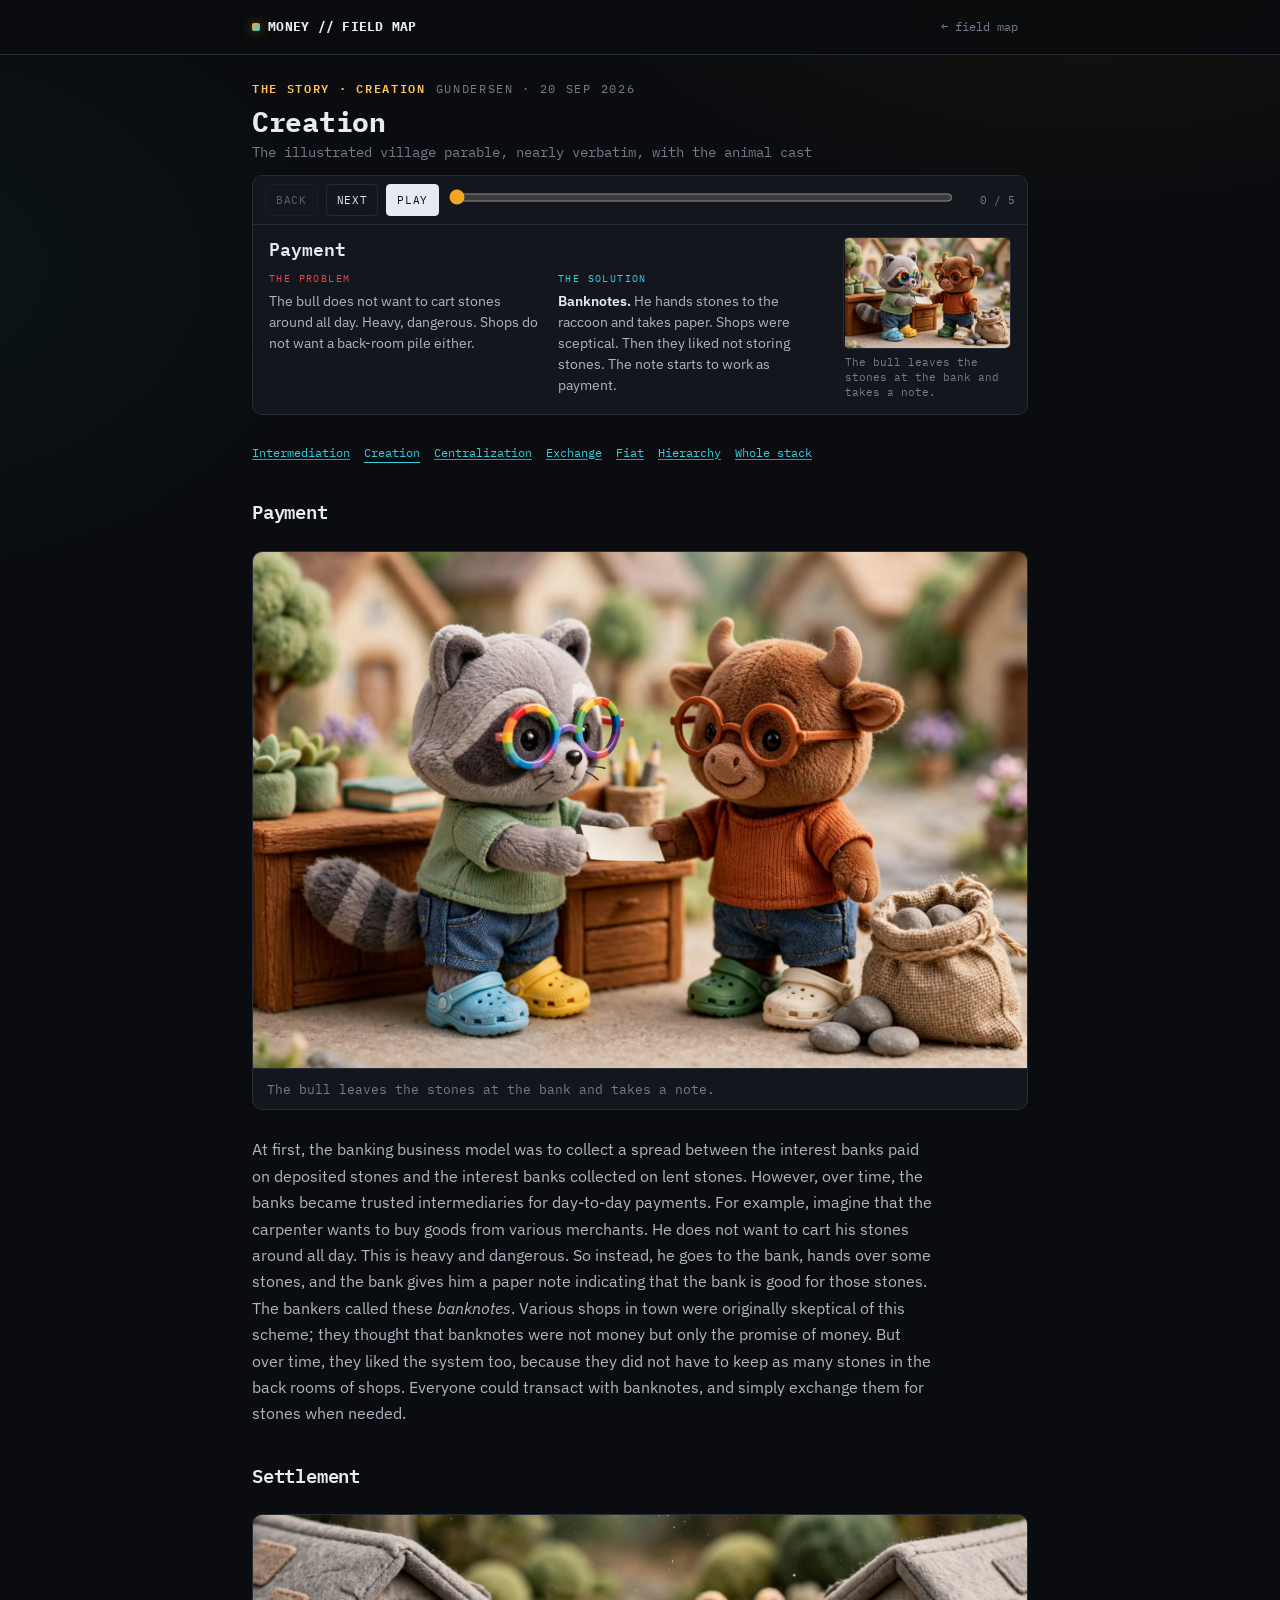
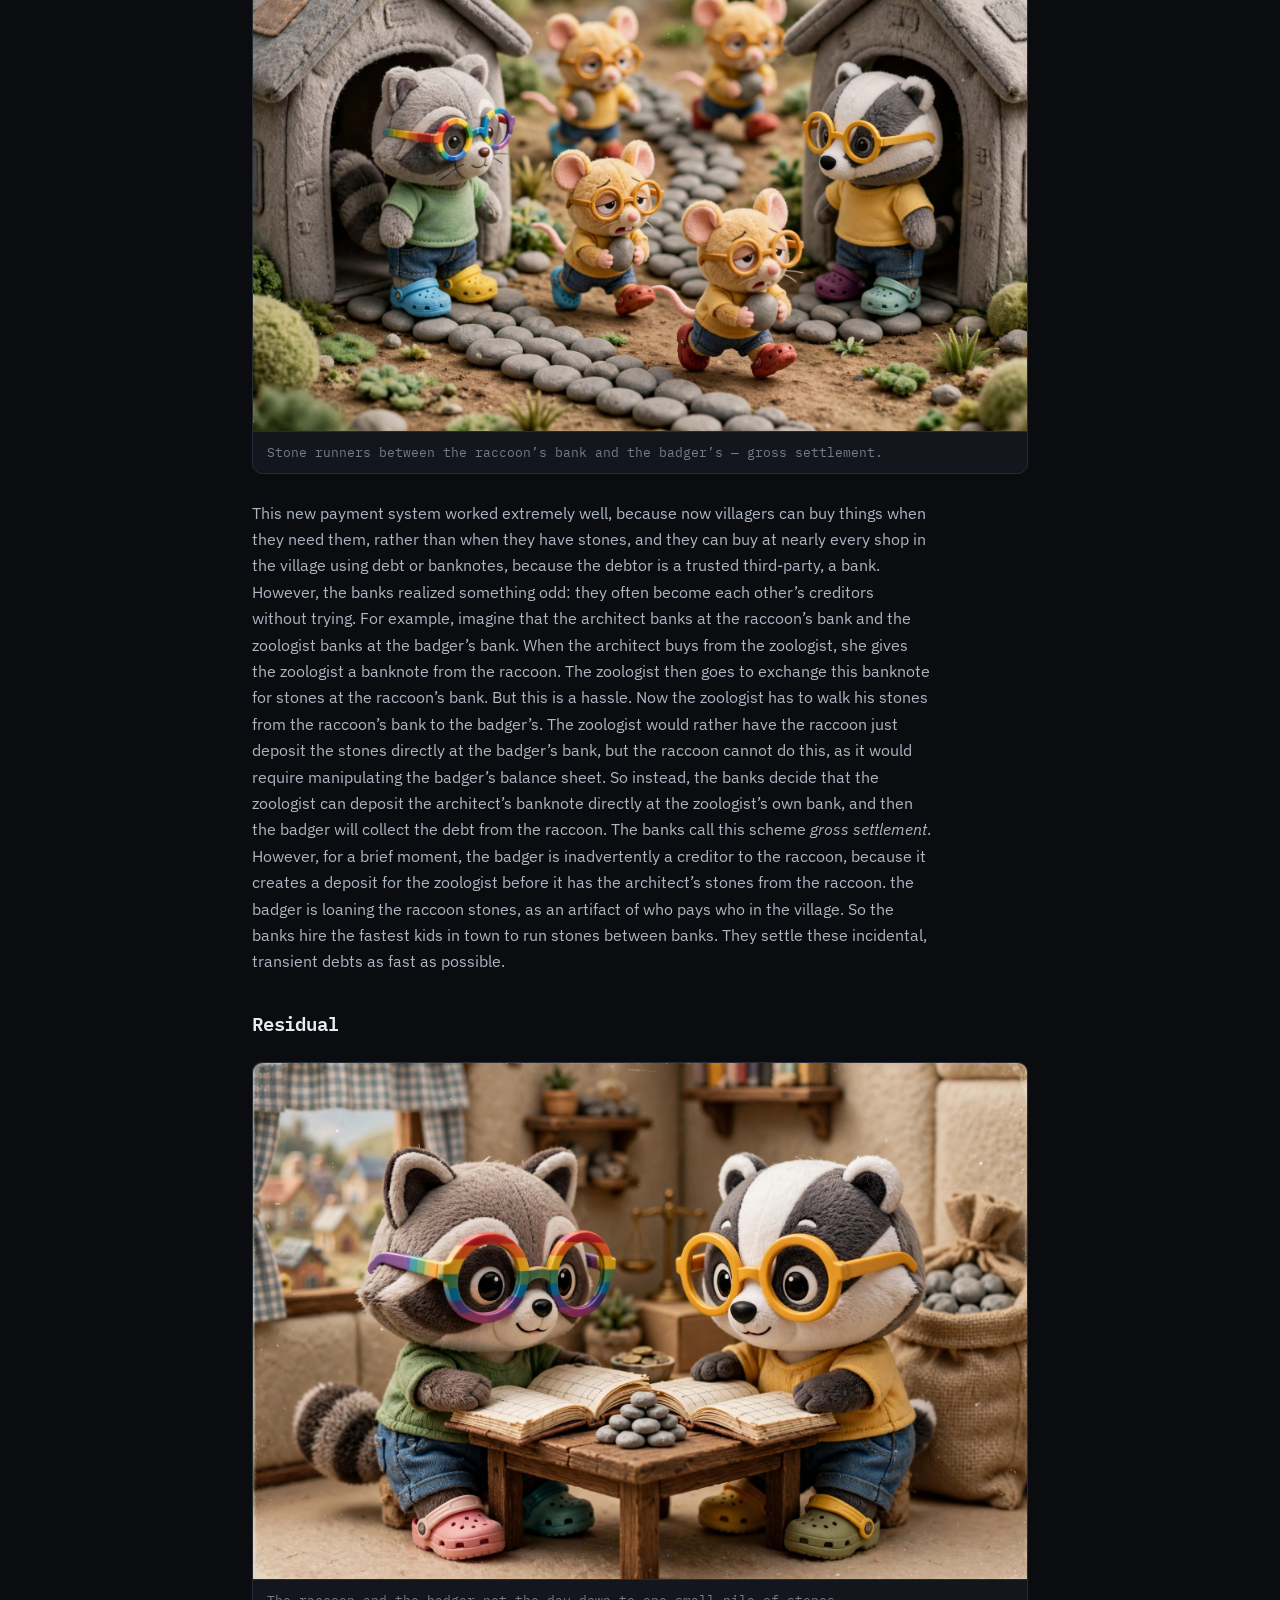
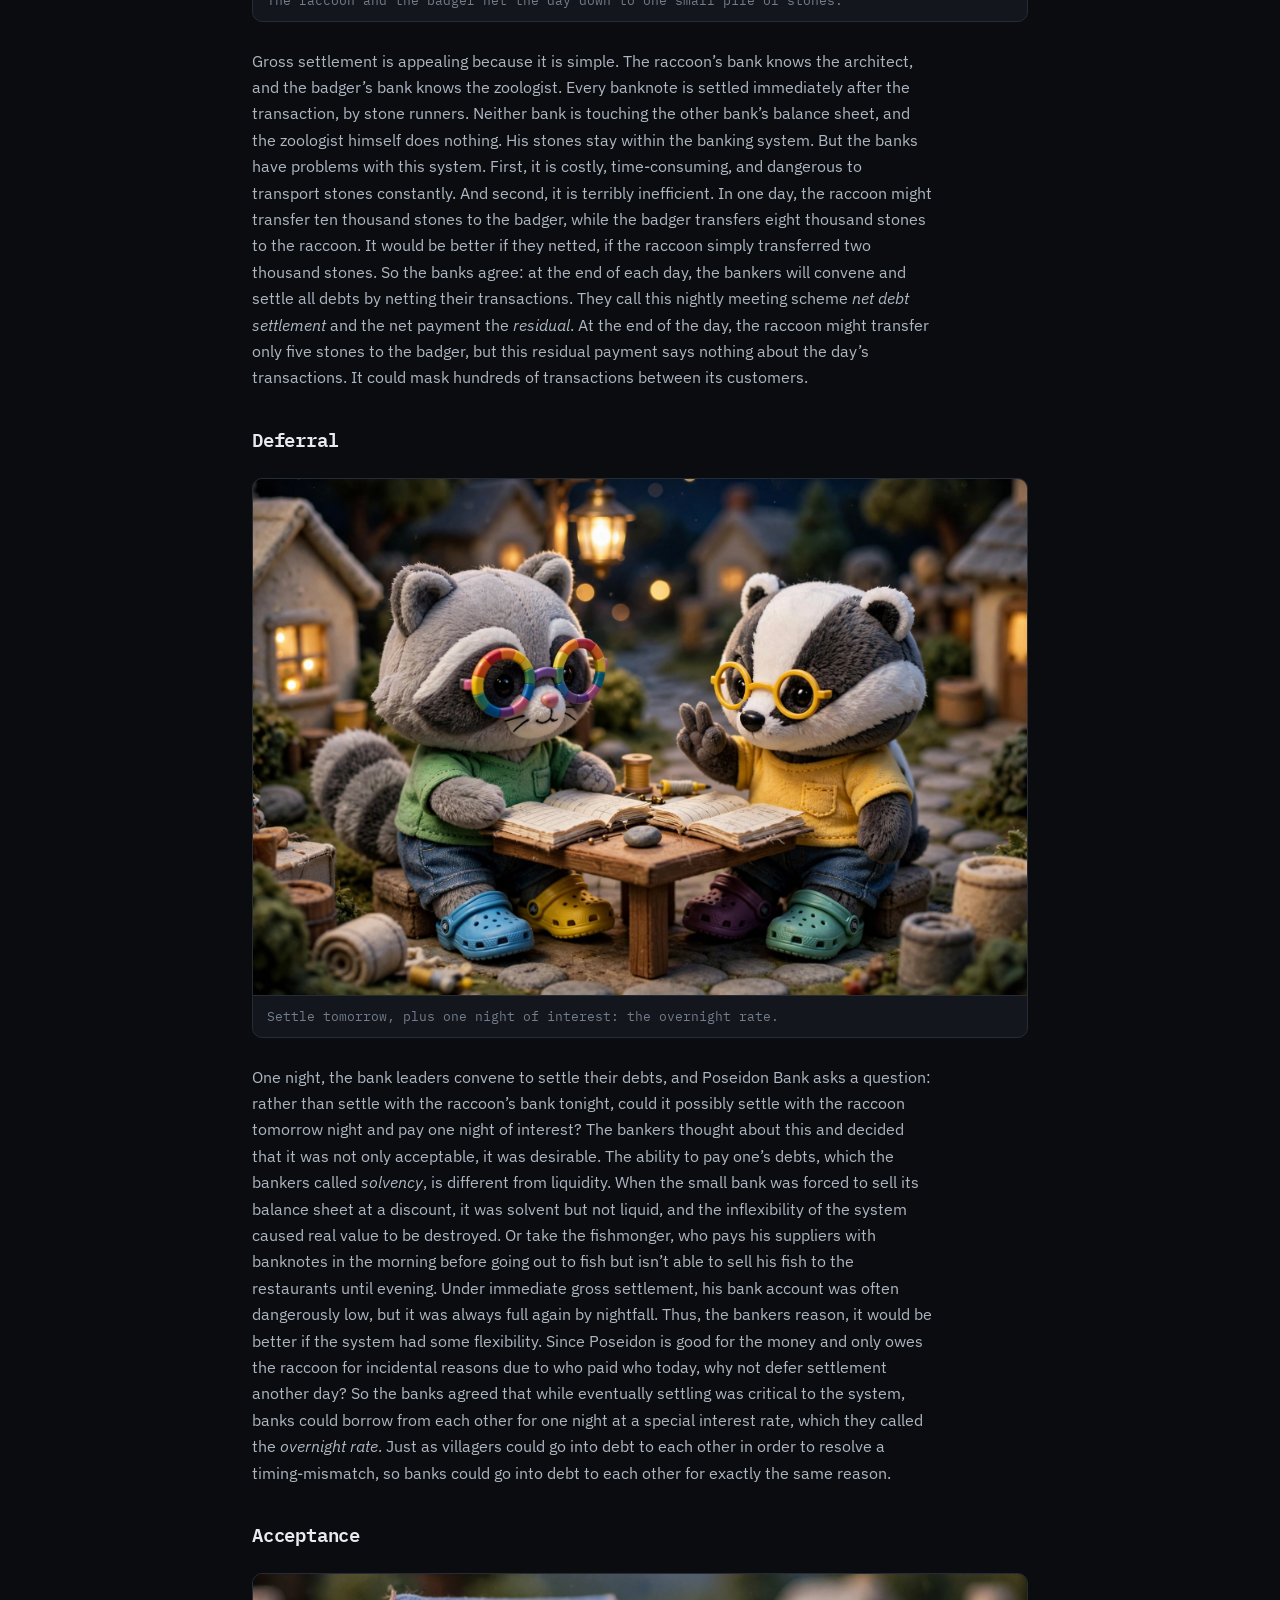
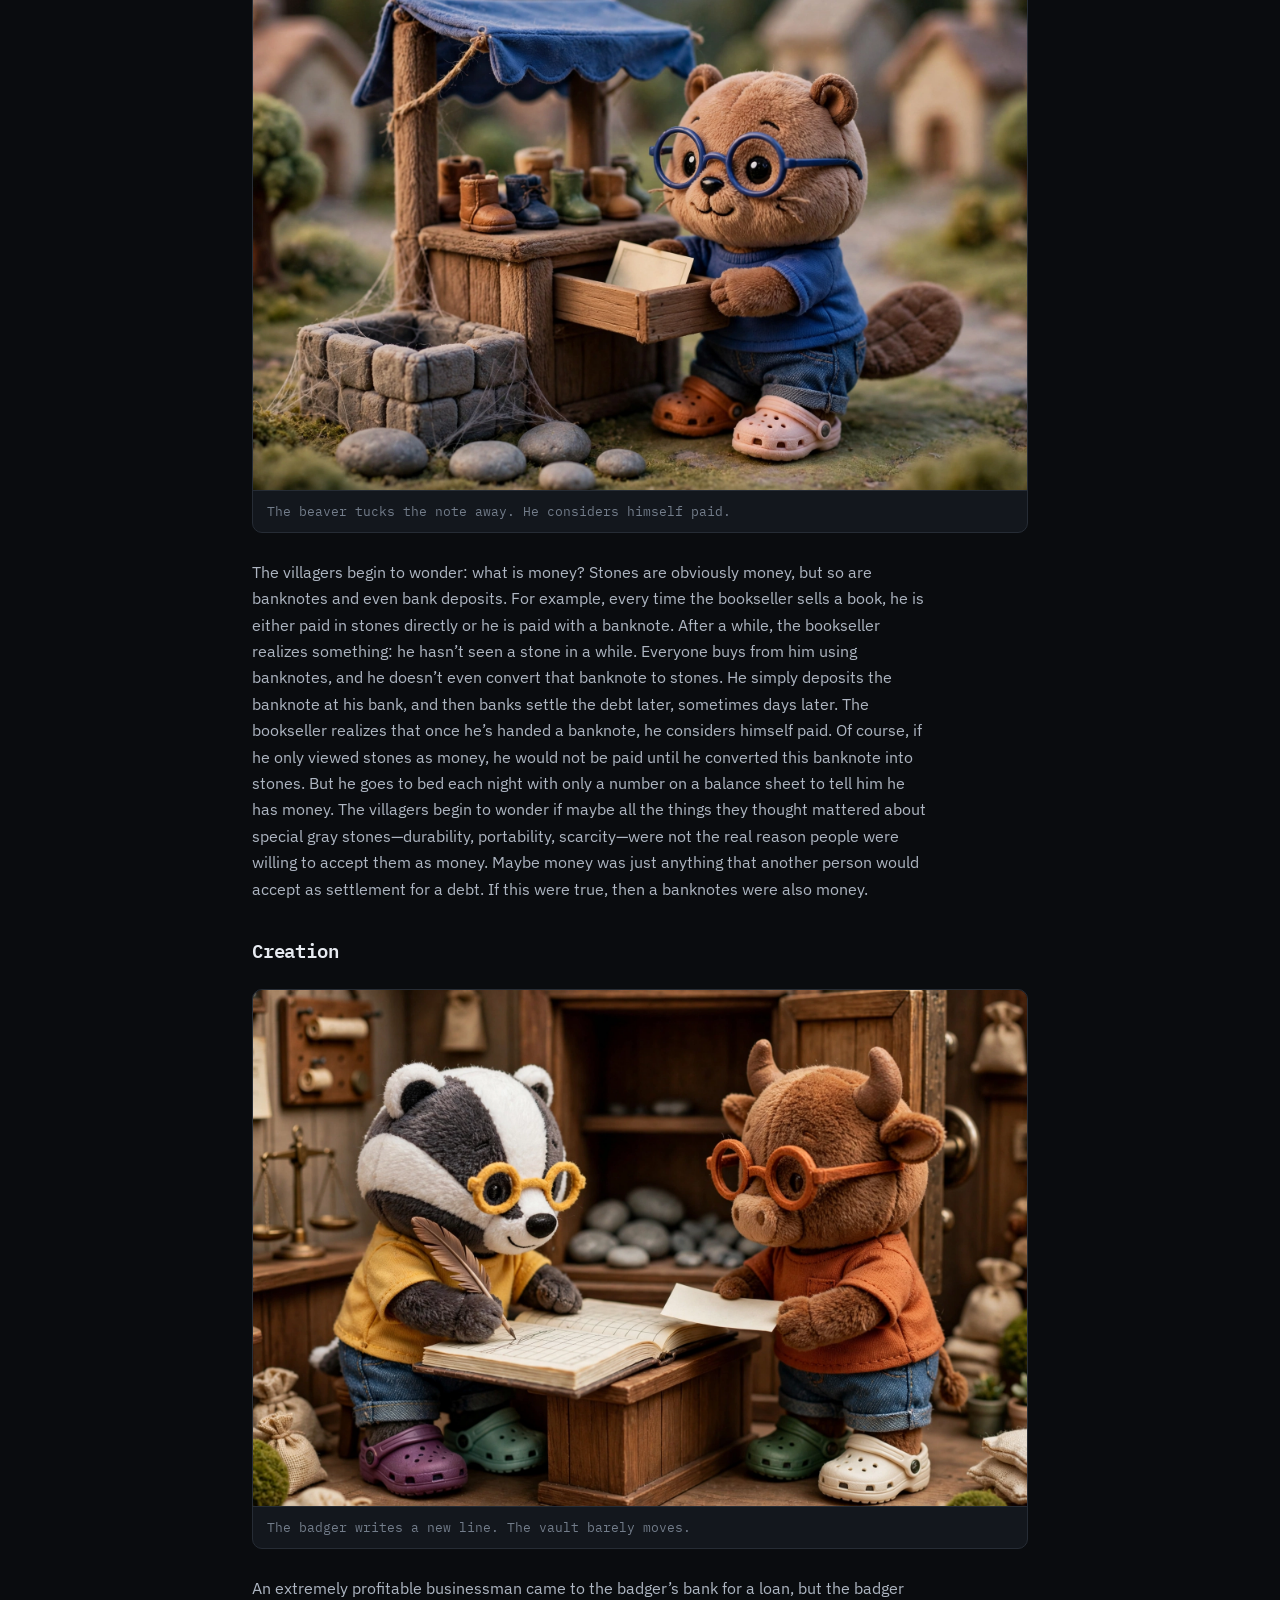
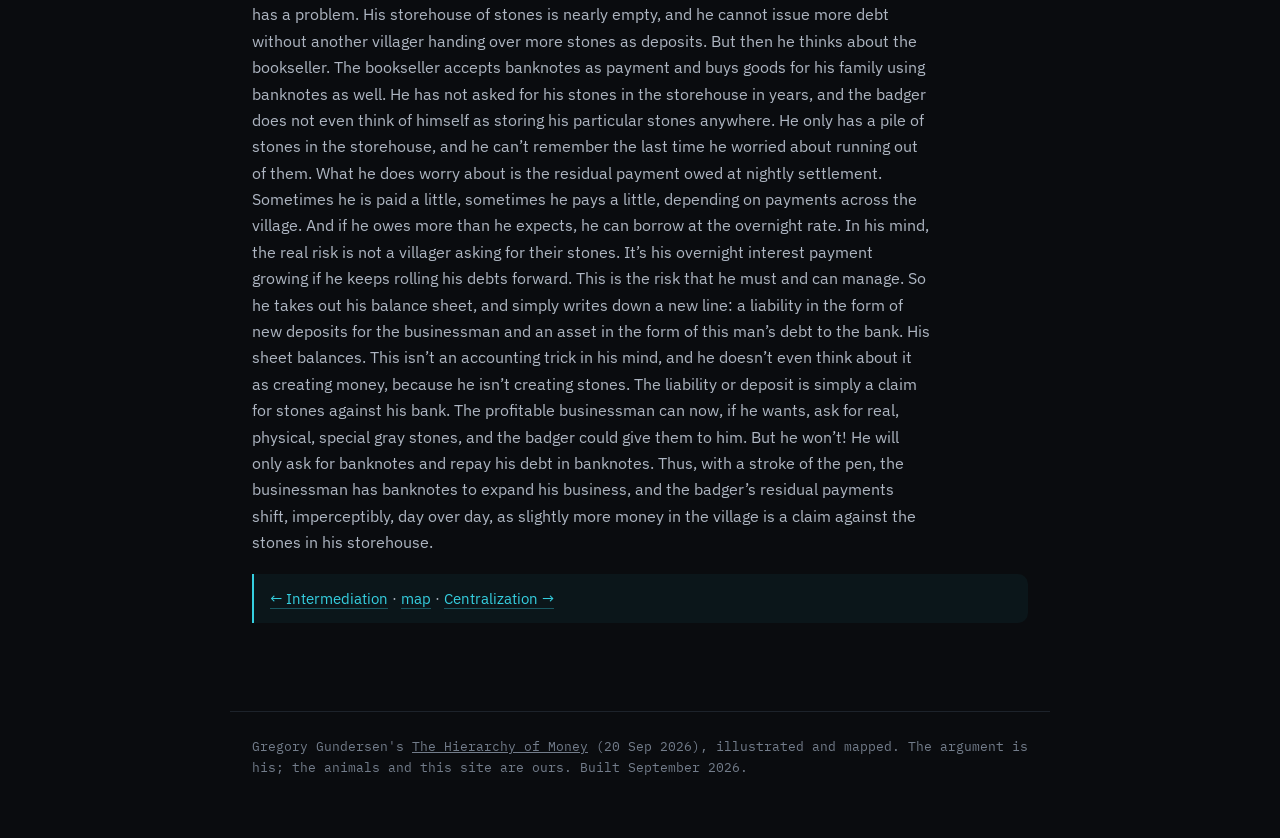
<file: story/creation.html>
<!DOCTYPE html>
<html lang="en">
<head>
<meta charset="UTF-8" />
<meta name="viewport" content="width=device-width, initial-scale=1.0" />
<title>Creation — The Hierarchy of Money, mapped</title>
<meta name="description" content="Gundersen's Creation chapter, illustrated. The Hierarchy of Money, mapped." />
<link rel="preconnect" href="https://fonts.googleapis.com" />
<link rel="preconnect" href="https://fonts.gstatic.com" crossorigin />
<link href="https://fonts.googleapis.com/css2?family=IBM+Plex+Mono:wght@400;500;600;700&family=IBM+Plex+Sans:wght@400;500;600;700&display=swap" rel="stylesheet" />
<link rel="stylesheet" href="../paper.css" />
</head>
<body class="walk-page">
<header class="bar"><div class="bar-in">
  <div class="brand"><span class="dot"></span>MONEY&nbsp;//&nbsp;FIELD&nbsp;MAP</div>
  <a class="back" href="../index.html#story">← field map</a>
</div></header>
<main>
  <div class="eyebrow"><span class="box wb mono">THE STORY · CREATION</span><span class="mono">Gundersen · 20 Sep 2026</span></div>
  <h1>Creation</h1>
  <div class="authors">The illustrated village parable, nearly verbatim, with the animal cast</div>
  <div class="paperlink" style="border-left-color:var(--off)"><span class="lbl">Source</span><a href="https://gregorygundersen.com/blog/2026/09/20/hierarchy-of-money/" target="_blank" rel="noopener">The Hierarchy of Money — Gregory Gundersen ↗</a></div>
  <div class="tldr"><b>Walk this chapter, then read it.</b> Next, Play, or the arrows. One break per section. The wording is below.</div>

  <div class="walk" id="walk" data-walk="creation">
    <div class="walk-bar">
      <button type="button" class="walk-btn" data-act="prev">Back</button>
      <button type="button" class="walk-btn" data-act="next">Next</button>
      <button type="button" class="walk-btn go" data-act="play">Play</button>
      <div class="walk-scrub"><input type="range" min="0" max="5" value="0" aria-label="Walk this chapter, step by step"></div>
      <span class="walk-count"></span>
    </div>
    <div class="walk-stage">
      <div class="walk-lede">
        <p class="walk-bridge"></p>
        <p class="walk-t"></p>
      </div>
      <figure class="walk-fig">
        <img alt="">
        <figcaption></figcaption>
      </figure>
      <div class="walk-cols">
        <div>
          <p class="walk-lab p"></p>
          <p class="walk-body" data-col="p"></p>
        </div>
        <div>
          <p class="walk-lab s"></p>
          <p class="walk-body" data-col="s"></p>
        </div>
      </div>
    </div>
  </div>
  <nav class="walk-nav" aria-label="Chapter walks">
    <a href="intermediation.html">Intermediation</a>
    <a href="creation.html" class="on">Creation</a>
    <a href="centralization.html">Centralization</a>
    <a href="exchange.html">Exchange</a>
    <a href="fiat.html">Fiat</a>
    <a href="hierarchy.html">Hierarchy</a>
    <a href="../explainers/walkthrough.html">Whole stack</a>
  </nav>


<h2 id="payment">Payment</h2>

<figure class="ill"><img src="../images/s_payment.png" alt="The bull leaves the stones at the bank and takes a note."><figcaption>The bull leaves the stones at the bank and takes a note.</figcaption></figure>
<p>At first, the banking business model was to collect a spread between the interest banks paid on deposited stones and the interest banks collected on lent stones. However, over time, the banks became trusted intermediaries for day-to-day payments. For example, imagine that the carpenter wants to buy goods from various merchants. He does not want to cart his stones around all day. This is heavy and dangerous. So instead, he goes to the bank, hands over some stones, and the bank gives him a paper note indicating that the bank is good for those stones. The bankers called these <em>banknotes</em>. Various shops in town were originally skeptical of this scheme; they thought that banknotes were not money but only the promise of money. But over time, they liked the system too, because they did not have to keep as many stones in the back rooms of shops. Everyone could transact with banknotes, and simply exchange them for stones when needed.</p>

<h2 id="settlement">Settlement</h2>

<figure class="ill"><img src="../images/s_settlement.png" alt="Stone runners between the raccoon’s bank and the badger’s — gross settlement."><figcaption>Stone runners between the raccoon’s bank and the badger’s — gross settlement.</figcaption></figure>
<p>This new payment system worked extremely well, because now villagers can buy things when they need them, rather than when they have stones, and they can buy at nearly every shop in the village using debt or banknotes, because the debtor is a trusted third-party, a bank. However, the banks realized something odd: they often become each other’s creditors without trying. For example, imagine that the architect banks at the raccoon’s bank and the zoologist banks at the badger’s bank. When the architect buys from the zoologist, she gives the zoologist a banknote from the raccoon. The zoologist then goes to exchange this banknote for stones at the raccoon’s bank. But this is a hassle. Now the zoologist has to walk his stones from the raccoon’s bank to the badger’s. The zoologist would rather have the raccoon just deposit the stones directly at the badger’s bank, but the raccoon cannot do this, as it would require manipulating the badger’s balance sheet. So instead, the banks decide that the zoologist can deposit the architect’s banknote directly at the zoologist’s own bank, and then the badger will collect the debt from the raccoon. The banks call this scheme <em>gross settlement</em>. However, for a brief moment, the badger is inadvertently a creditor to the raccoon, because it creates a deposit for the zoologist before it has the architect’s stones from the raccoon. the badger is loaning the raccoon stones, as an artifact of who pays who in the village. So the banks hire the fastest kids in town to run stones between banks. They settle these incidental, transient debts as fast as possible.</p>

<h2 id="residual">Residual</h2>

<figure class="ill"><img src="../images/n2_netting.png" alt="The raccoon and the badger net the day down to one small pile of stones."><figcaption>The raccoon and the badger net the day down to one small pile of stones.</figcaption></figure>
<p>Gross settlement is appealing because it is simple. The raccoon’s bank knows the architect, and the badger’s bank knows the zoologist. Every banknote is settled immediately after the transaction, by stone runners. Neither bank is touching the other bank’s balance sheet, and the zoologist himself does nothing. His stones stay within the banking system. But the banks have problems with this system. First, it is costly, time-consuming, and dangerous to transport stones constantly. And second, it is terribly inefficient. In one day, the raccoon might transfer ten thousand stones to the badger, while the badger transfers eight thousand stones to the raccoon. It would be better if they netted, if the raccoon simply transferred two thousand stones. So the banks agree: at the end of each day, the bankers will convene and settle all debts by netting their transactions. They call this nightly meeting scheme <em>net debt settlement</em> and the net payment the <em>residual</em>. At the end of the day, the raccoon might transfer only five stones to the badger, but this residual payment says nothing about the day’s transactions. It could mask hundreds of transactions between its customers.</p>

<h2 id="deferral">Deferral</h2>

<figure class="ill"><img src="../images/s_deferral.png" alt="Settle tomorrow, plus one night of interest: the overnight rate."><figcaption>Settle tomorrow, plus one night of interest: the overnight rate.</figcaption></figure>
<p>One night, the bank leaders convene to settle their debts, and Poseidon Bank asks a question: rather than settle with the raccoon’s bank tonight, could it possibly settle with the raccoon tomorrow night and pay one night of interest? The bankers thought about this and decided that it was not only acceptable, it was desirable. The ability to pay one’s debts, which the bankers called <em>solvency</em>, is different from liquidity. When the small bank was forced to sell its balance sheet at a discount, it was solvent but not liquid, and the inflexibility of the system caused real value to be destroyed. Or take the fishmonger, who pays his suppliers with banknotes in the morning before going out to fish but isn’t able to sell his fish to the restaurants until evening. Under immediate gross settlement, his bank account was often dangerously low, but it was always full again by nightfall. Thus, the bankers reason, it would be better if the system had some flexibility. Since Poseidon is good for the money and only owes the raccoon for incidental reasons due to who paid who today, why not defer settlement another day? So the banks agreed that while eventually settling was critical to the system, banks could borrow from each other for one night at a special interest rate, which they called the <em>overnight rate</em>. Just as villagers could go into debt to each other in order to resolve a timing-mismatch, so banks could go into debt to each other for exactly the same reason.</p>

<h2 id="acceptance">Acceptance</h2>

<figure class="ill"><img src="../images/s_acceptance.png" alt="The beaver tucks the note away. He considers himself paid."><figcaption>The beaver tucks the note away. He considers himself paid.</figcaption></figure>
<p>The villagers begin to wonder: what is money? Stones are obviously money, but so are banknotes and even bank deposits. For example, every time the bookseller sells a book, he is either paid in stones directly or he is paid with a banknote. After a while, the bookseller realizes something: he hasn’t seen a stone in a while. Everyone buys from him using banknotes, and he doesn’t even convert that banknote to stones. He simply deposits the banknote at his bank, and then banks settle the debt later, sometimes days later. The bookseller realizes that once he’s handed a banknote, he considers himself paid. Of course, if he only viewed stones as money, he would not be paid until he converted this banknote into stones. But he goes to bed each night with only a number on a balance sheet to tell him he has money. The villagers begin to wonder if maybe all the things they thought mattered about special gray stones—durability, portability, scarcity—were not the real reason people were willing to accept them as money. Maybe money was just anything that another person would accept as settlement for a debt. If this were true, then a banknotes were also money.</p>

<h2 id="creation">Creation</h2>

<figure class="ill"><img src="../images/s_creation.png" alt="The badger writes a new line. The vault barely moves."><figcaption>The badger writes a new line. The vault barely moves.</figcaption></figure>
<p>An extremely profitable businessman came to the badger’s bank for a loan, but the badger has a problem. His storehouse of stones is nearly empty, and he cannot issue more debt without another villager handing over more stones as deposits. But then he thinks about the bookseller. The bookseller accepts banknotes as payment and buys goods for his family using banknotes as well. He has not asked for his stones in the storehouse in years, and the badger does not even think of himself as storing his particular stones anywhere. He only has a pile of stones in the storehouse, and he can’t remember the last time he worried about running out of them. What he does worry about is the residual payment owed at nightly settlement. Sometimes he is paid a little, sometimes he pays a little, depending on payments across the village. And if he owes more than he expects, he can borrow at the overnight rate. In his mind, the real risk is not a villager asking for their stones. It’s his overnight interest payment growing if he keeps rolling his debts forward. This is the risk that he must and can manage. So he takes out his balance sheet, and simply writes down a new line: a liability in the form of new deposits for the businessman and an asset in the form of this man’s debt to the bank. His sheet balances. This isn’t an accounting trick in his mind, and he doesn’t even think about it as creating money, because he isn’t creating stones. The liability or deposit is simply a claim for stones against his bank. The profitable businessman can now, if he wants, ask for real, physical, special gray stones, and the badger could give them to him. But he won’t! He will only ask for banknotes and repay his debt in banknotes. Thus, with a stroke of the pen, the businessman has banknotes to expand his business, and the badger’s residual payments shift, imperceptibly, day over day, as slightly more money in the village is a claim against the stones in his storehouse.</p>


  <div class="callout"><a class="lnk" href="intermediation.html">← Intermediation</a> · <a class="lnk" href="../index.html">map</a> · <a class="lnk" href="centralization.html">Centralization →</a></div>
</main>
<footer>Gregory Gundersen's <a href="https://gregorygundersen.com/blog/2026/09/20/hierarchy-of-money/" target="_blank" rel="noopener">The Hierarchy of Money</a> (20 Sep 2026), illustrated and mapped. The argument is his; the animals and this site are ours. Built September 2026.</footer>
<script src="../explainers/walks.js"></script>
<script src="../explainers/walk.js"></script>
<!-- Private comments mode, inert unless ?annotate=1 (see assets/annotate.js in idvorkin-ai-tools.github.io) -->
<script src="https://idvorkin-ai-tools.github.io/assets/annotate.js" defer></script>
</body>
</html>
</file>
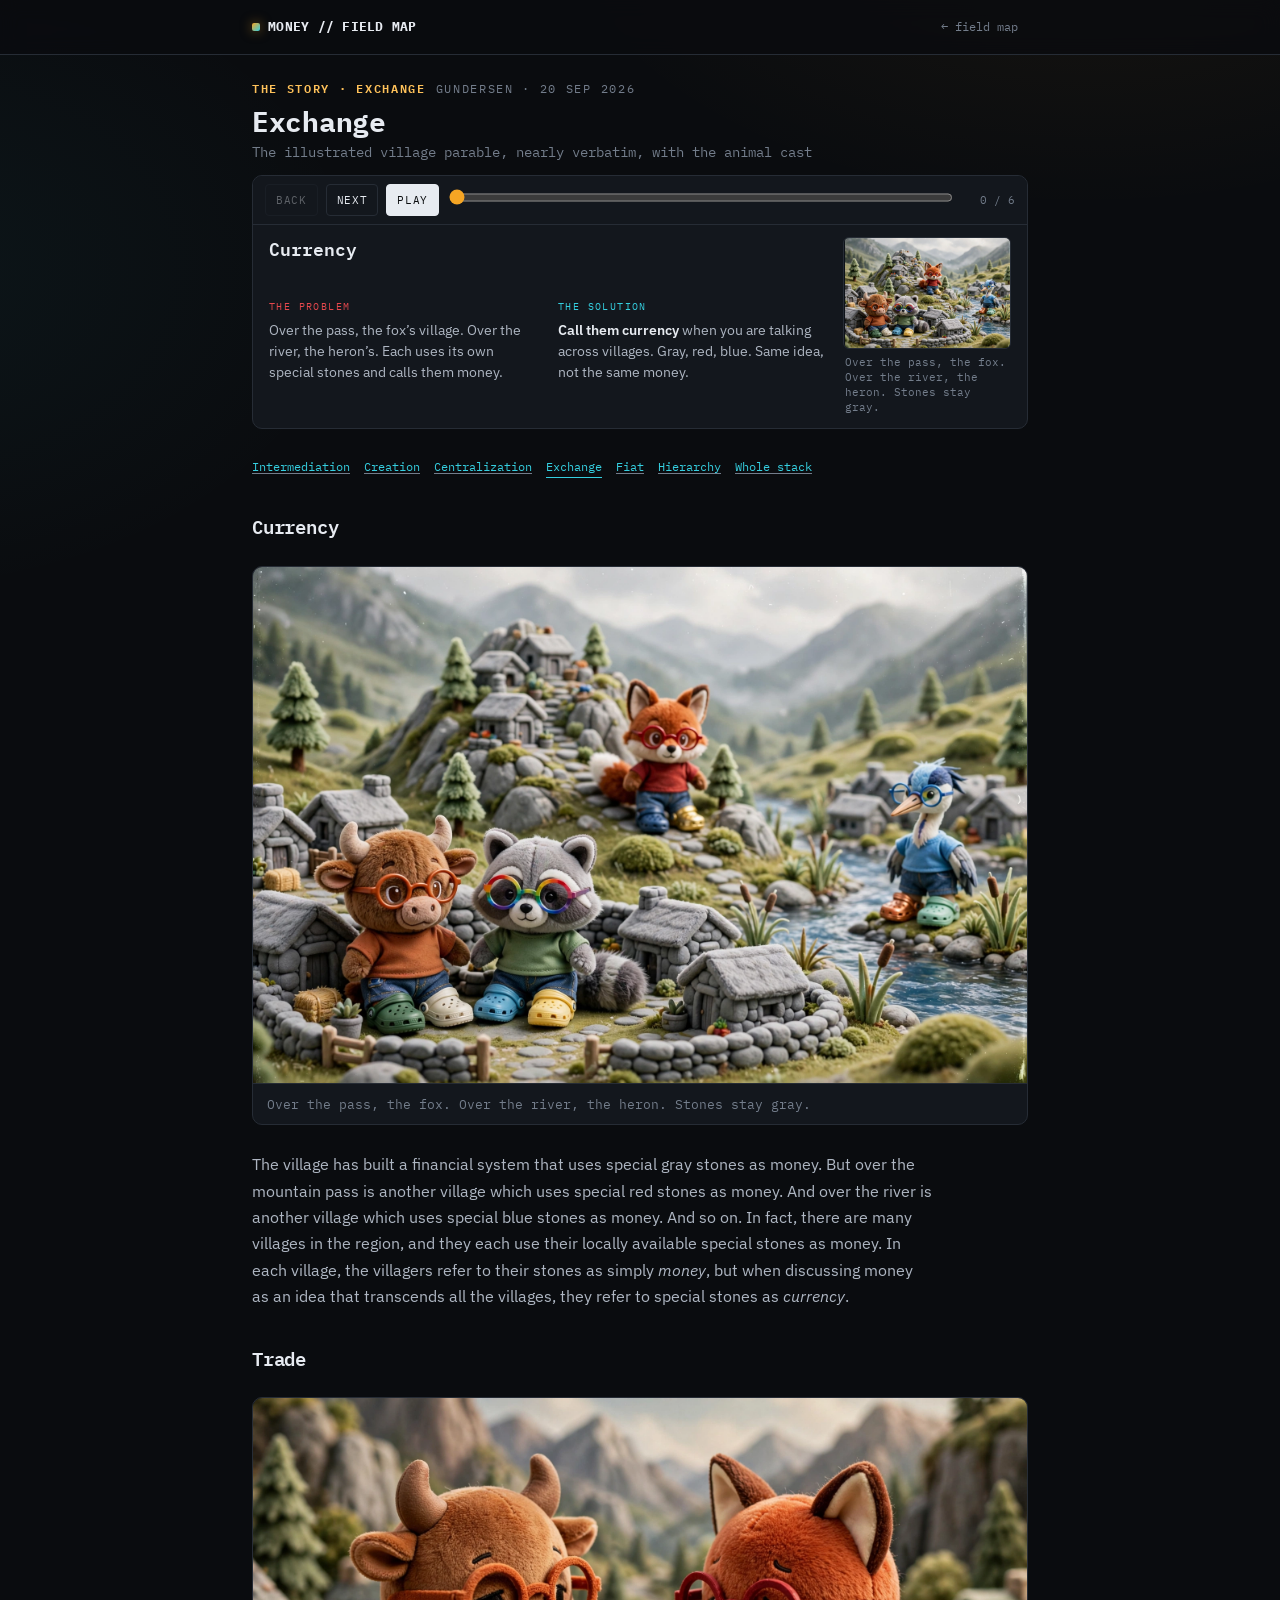
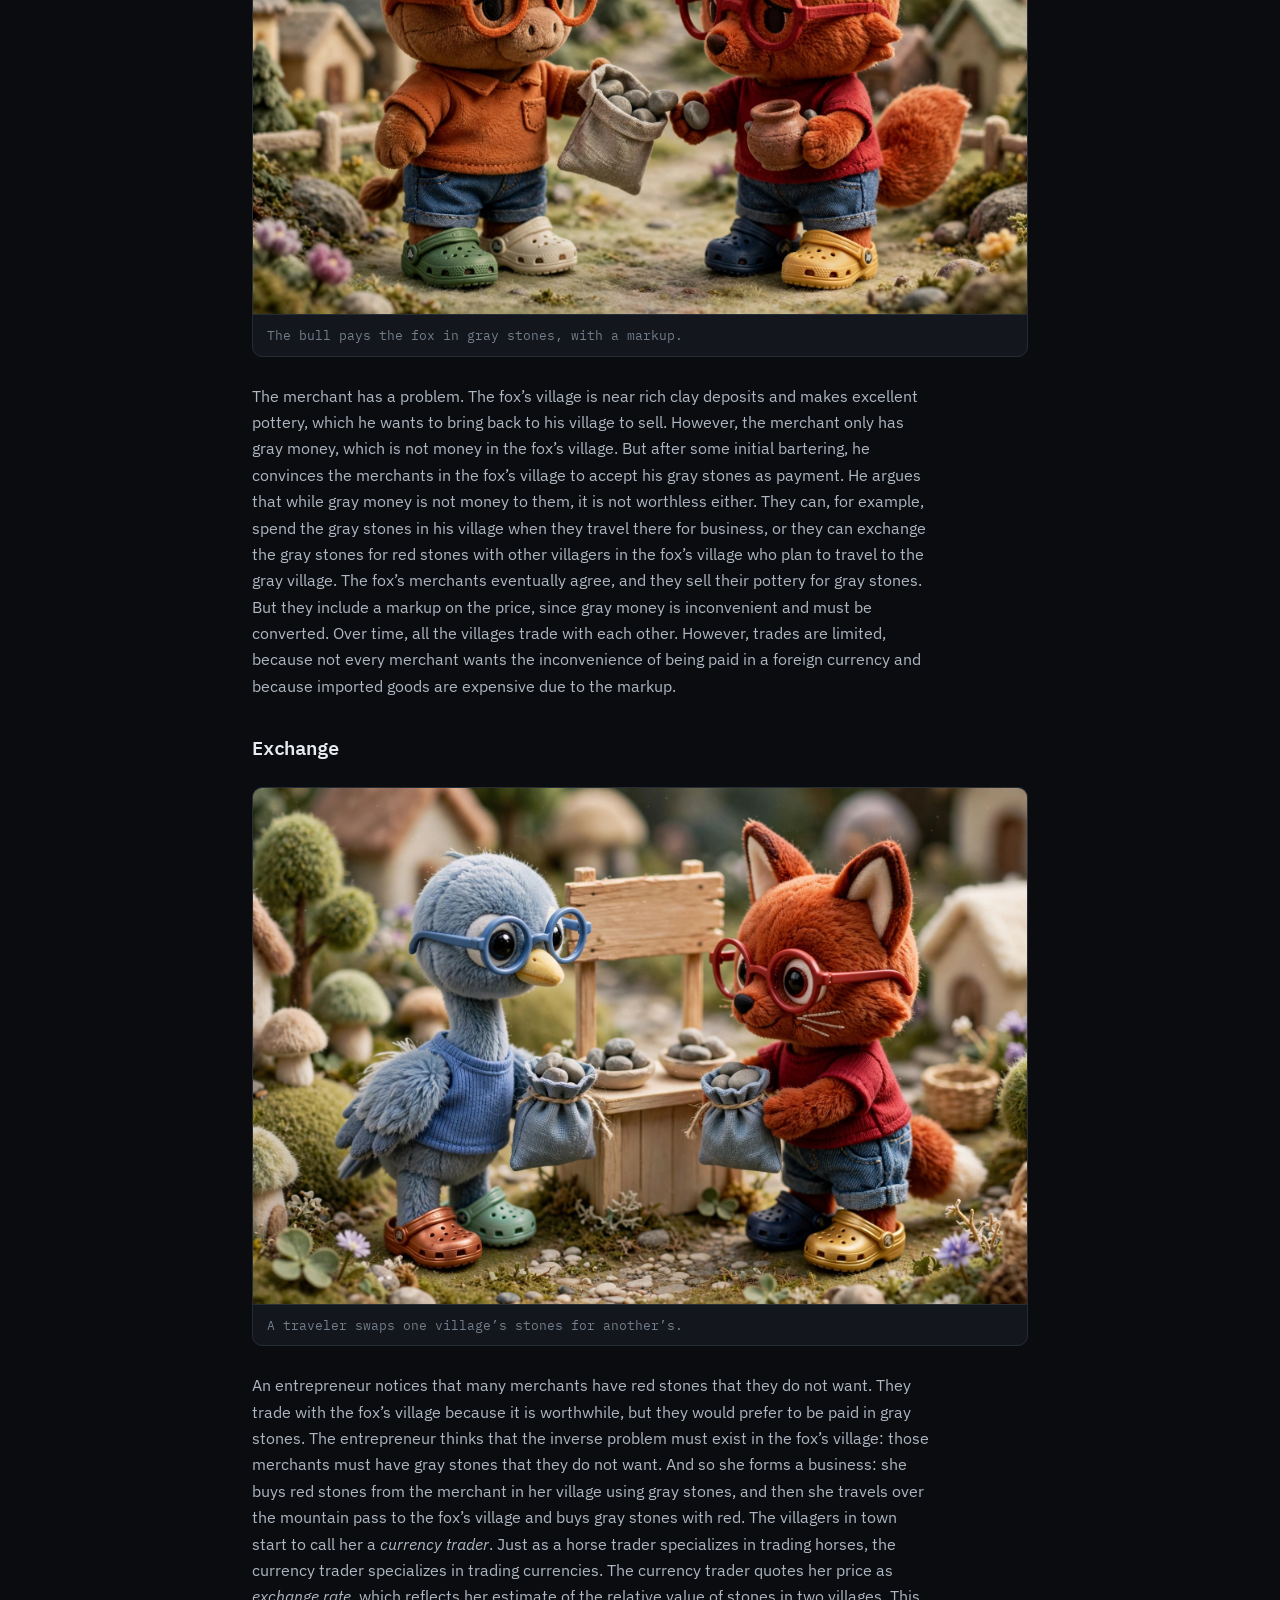
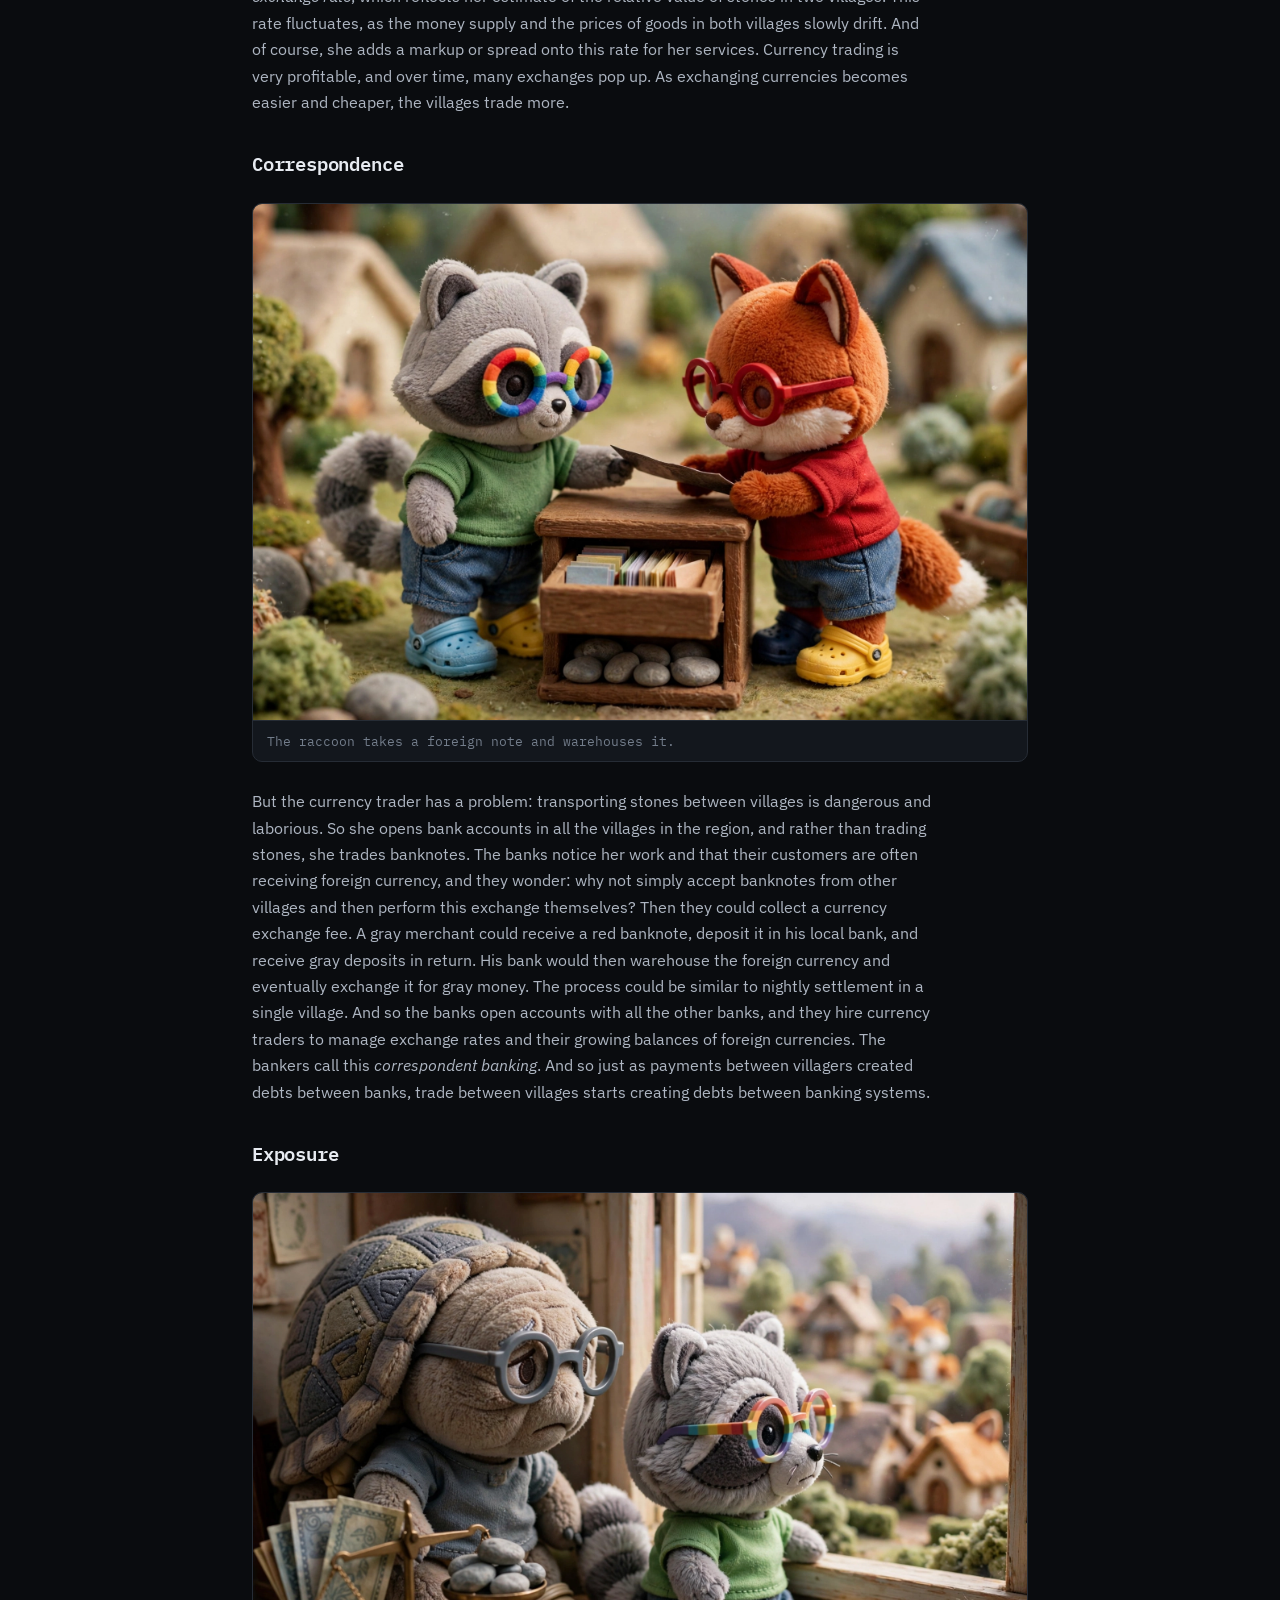
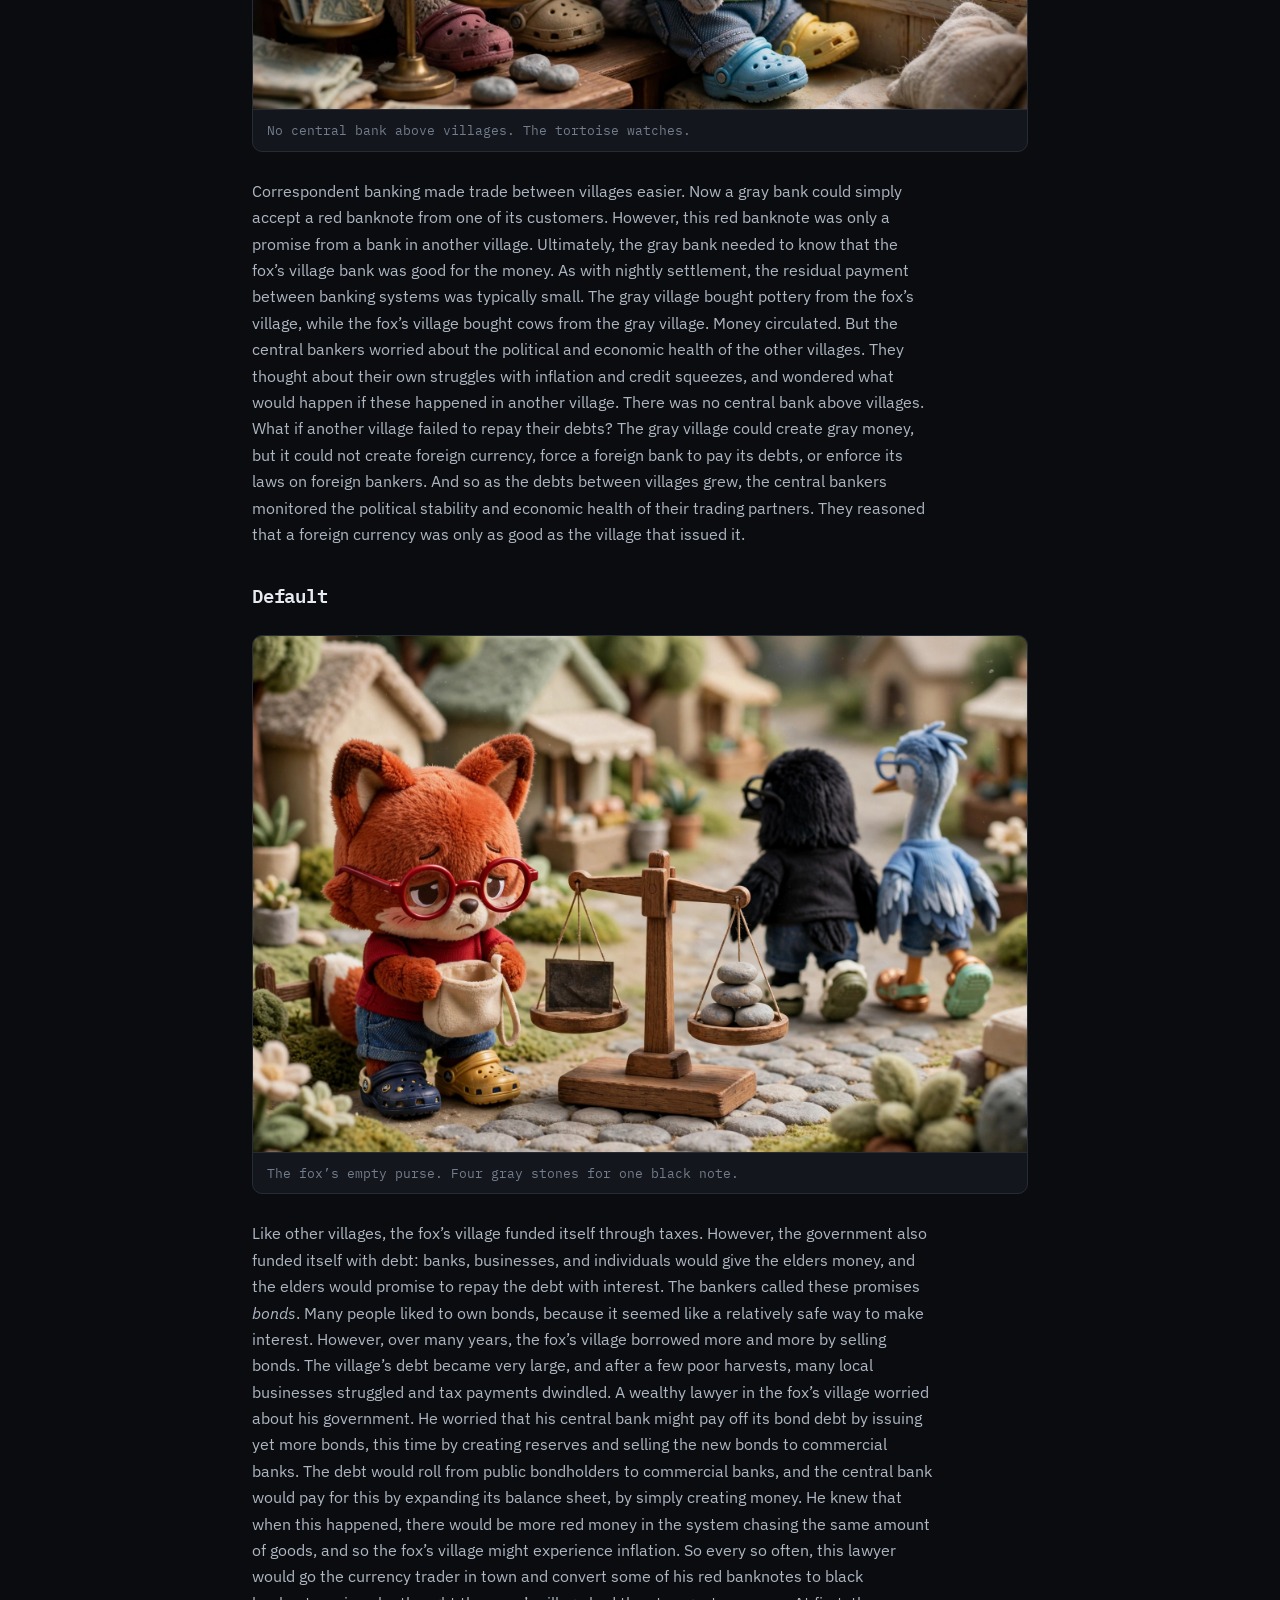
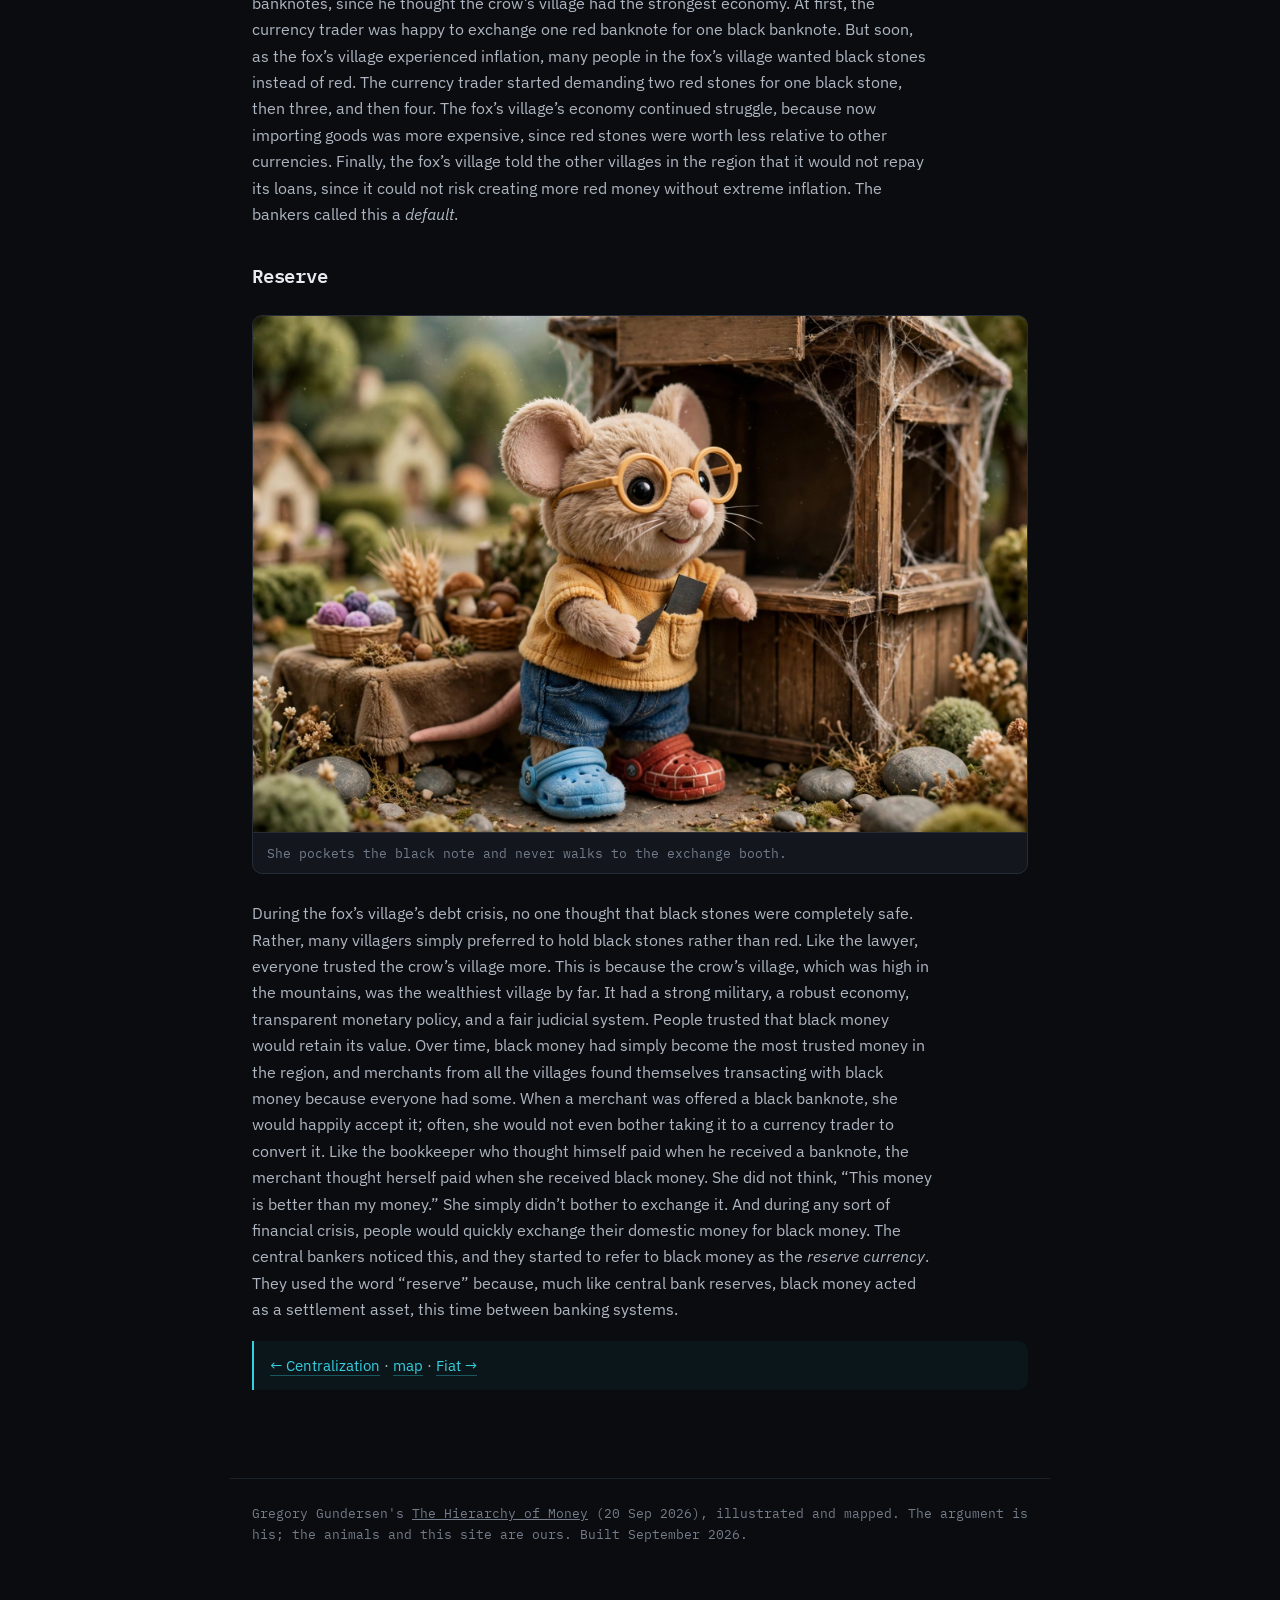
<file: story/exchange.html>
<!DOCTYPE html>
<html lang="en">
<head>
<meta charset="UTF-8" />
<meta name="viewport" content="width=device-width, initial-scale=1.0" />
<title>Exchange — The Hierarchy of Money, mapped</title>
<meta name="description" content="Gundersen's Exchange chapter, illustrated. The Hierarchy of Money, mapped." />
<link rel="preconnect" href="https://fonts.googleapis.com" />
<link rel="preconnect" href="https://fonts.gstatic.com" crossorigin />
<link href="https://fonts.googleapis.com/css2?family=IBM+Plex+Mono:wght@400;500;600;700&family=IBM+Plex+Sans:wght@400;500;600;700&display=swap" rel="stylesheet" />
<link rel="stylesheet" href="../paper.css" />
</head>
<body class="walk-page">
<header class="bar"><div class="bar-in">
  <div class="brand"><span class="dot"></span>MONEY&nbsp;//&nbsp;FIELD&nbsp;MAP</div>
  <a class="back" href="../index.html#story">← field map</a>
</div></header>
<main>
  <div class="eyebrow"><span class="box wb mono">THE STORY · EXCHANGE</span><span class="mono">Gundersen · 20 Sep 2026</span></div>
  <h1>Exchange</h1>
  <div class="authors">The illustrated village parable, nearly verbatim, with the animal cast</div>
  <div class="paperlink" style="border-left-color:var(--off)"><span class="lbl">Source</span><a href="https://gregorygundersen.com/blog/2026/09/20/hierarchy-of-money/" target="_blank" rel="noopener">The Hierarchy of Money — Gregory Gundersen ↗</a></div>
  <div class="tldr"><b>Walk this chapter, then read it.</b> Next, Play, or the arrows. One break per section. The wording is below.</div>

  <div class="walk" id="walk" data-walk="exchange">
    <div class="walk-bar">
      <button type="button" class="walk-btn" data-act="prev">Back</button>
      <button type="button" class="walk-btn" data-act="next">Next</button>
      <button type="button" class="walk-btn go" data-act="play">Play</button>
      <div class="walk-scrub"><input type="range" min="0" max="6" value="0" aria-label="Walk this chapter, step by step"></div>
      <span class="walk-count"></span>
    </div>
    <div class="walk-stage">
      <div class="walk-lede">
        <p class="walk-bridge"></p>
        <p class="walk-t"></p>
      </div>
      <figure class="walk-fig">
        <img alt="">
        <figcaption></figcaption>
      </figure>
      <div class="walk-cols">
        <div>
          <p class="walk-lab p"></p>
          <p class="walk-body" data-col="p"></p>
        </div>
        <div>
          <p class="walk-lab s"></p>
          <p class="walk-body" data-col="s"></p>
        </div>
      </div>
    </div>
  </div>
  <nav class="walk-nav" aria-label="Chapter walks">
    <a href="intermediation.html">Intermediation</a>
    <a href="creation.html">Creation</a>
    <a href="centralization.html">Centralization</a>
    <a href="exchange.html" class="on">Exchange</a>
    <a href="fiat.html">Fiat</a>
    <a href="hierarchy.html">Hierarchy</a>
    <a href="../explainers/walkthrough.html">Whole stack</a>
  </nav>


<h2 id="currency">Currency</h2>

<figure class="ill"><img src="../images/s_currency.png" alt="Over the pass, the fox. Over the river, the heron. Stones stay gray."><figcaption>Over the pass, the fox. Over the river, the heron. Stones stay gray.</figcaption></figure>
<p>The village has built a financial system that uses special gray stones as money. But over the mountain pass is another village which uses special red stones as money. And over the river is another village which uses special blue stones as money. And so on. In fact, there are many villages in the region, and they each use their locally available special stones as money. In each village, the villagers refer to their stones as simply <em>money</em>, but when discussing money as an idea that transcends all the villages, they refer to special stones as <em>currency</em>.</p>

<h2 id="trade">Trade</h2>

<figure class="ill"><img src="../images/s_trade.png" alt="The bull pays the fox in gray stones, with a markup."><figcaption>The bull pays the fox in gray stones, with a markup.</figcaption></figure>
<p>The merchant has a problem. The fox’s village is near rich clay deposits and makes excellent pottery, which he wants to bring back to his village to sell. However, the merchant only has gray money, which is not money in the fox’s village. But after some initial bartering, he convinces the merchants in the fox’s village to accept his gray stones as payment. He argues that while gray money is not money to them, it is not worthless either. They can, for example, spend the gray stones in his village when they travel there for business, or they can exchange the gray stones for red stones with other villagers in the fox’s village who plan to travel to the gray village. The fox’s merchants eventually agree, and they sell their pottery for gray stones. But they include a markup on the price, since gray money is inconvenient and must be converted. Over time, all the villages trade with each other. However, trades are limited, because not every merchant wants the inconvenience of being paid in a foreign currency and because imported goods are expensive due to the markup.</p>

<h2 id="exchange">Exchange</h2>

<figure class="ill"><img src="../images/s_exchange.png" alt="A traveler swaps one village’s stones for another’s."><figcaption>A traveler swaps one village’s stones for another’s.</figcaption></figure>
<p>An entrepreneur notices that many merchants have red stones that they do not want. They trade with the fox’s village because it is worthwhile, but they would prefer to be paid in gray stones. The entrepreneur thinks that the inverse problem must exist in the fox’s village: those merchants must have gray stones that they do not want. And so she forms a business: she buys red stones from the merchant in her village using gray stones, and then she travels over the mountain pass to the fox’s village and buys gray stones with red. The villagers in town start to call her a <em>currency trader</em>. Just as a horse trader specializes in trading horses, the currency trader specializes in trading currencies. The currency trader quotes her price as <em>exchange rate</em>, which reflects her estimate of the relative value of stones in two villages. This rate fluctuates, as the money supply and the prices of goods in both villages slowly drift. And of course, she adds a markup or spread onto this rate for her services. Currency trading is very profitable, and over time, many exchanges pop up. As exchanging currencies becomes easier and cheaper, the villages trade more.</p>

<h2 id="correspondence">Correspondence</h2>

<figure class="ill"><img src="../images/s_correspondence.png" alt="The raccoon takes a foreign note and warehouses it."><figcaption>The raccoon takes a foreign note and warehouses it.</figcaption></figure>
<p>But the currency trader has a problem: transporting stones between villages is dangerous and laborious. So she opens bank accounts in all the villages in the region, and rather than trading stones, she trades banknotes. The banks notice her work and that their customers are often receiving foreign currency, and they wonder: why not simply accept banknotes from other villages and then perform this exchange themselves? Then they could collect a currency exchange fee. A gray merchant could receive a red banknote, deposit it in his local bank, and receive gray deposits in return. His bank would then warehouse the foreign currency and eventually exchange it for gray money. The process could be similar to nightly settlement in a single village. And so the banks open accounts with all the other banks, and they hire currency traders to manage exchange rates and their growing balances of foreign currencies. The bankers call this <em>correspondent banking</em>. And so just as payments between villagers created debts between banks, trade between villages starts creating debts between banking systems.</p>

<h2 id="exposure">Exposure</h2>

<figure class="ill"><img src="../images/s_exposure.png" alt="No central bank above villages. The tortoise watches."><figcaption>No central bank above villages. The tortoise watches.</figcaption></figure>
<p>Correspondent banking made trade between villages easier. Now a gray bank could simply accept a red banknote from one of its customers. However, this red banknote was only a promise from a bank in another village. Ultimately, the gray bank needed to know that the fox’s village bank was good for the money. As with nightly settlement, the residual payment between banking systems was typically small. The gray village bought pottery from the fox’s village, while the fox’s village bought cows from the gray village. Money circulated. But the central bankers worried about the political and economic health of the other villages. They thought about their own struggles with inflation and credit squeezes, and wondered what would happen if these happened in another village. There was no central bank above villages. What if another village failed to repay their debts? The gray village could create gray money, but it could not create foreign currency, force a foreign bank to pay its debts, or enforce its laws on foreign bankers. And so as the debts between villages grew, the central bankers monitored the political stability and economic health of their trading partners. They reasoned that a foreign currency was only as good as the village that issued it.</p>

<h2 id="default">Default</h2>

<figure class="ill"><img src="../images/s_default.png" alt="The fox’s empty purse. Four gray stones for one black note."><figcaption>The fox’s empty purse. Four gray stones for one black note.</figcaption></figure>
<p>Like other villages, the fox’s village funded itself through taxes. However, the government also funded itself with debt: banks, businesses, and individuals would give the elders money, and the elders would promise to repay the debt with interest. The bankers called these promises <em>bonds</em>. Many people liked to own bonds, because it seemed like a relatively safe way to make interest. However, over many years, the fox’s village borrowed more and more by selling bonds. The village’s debt became very large, and after a few poor harvests, many local businesses struggled and tax payments dwindled. A wealthy lawyer in the fox’s village worried about his government. He worried that his central bank might pay off its bond debt by issuing yet more bonds, this time by creating reserves and selling the new bonds to commercial banks. The debt would roll from public bondholders to commercial banks, and the central bank would pay for this by expanding its balance sheet, by simply creating money. He knew that when this happened, there would be more red money in the system chasing the same amount of goods, and so the fox’s village might experience inflation. So every so often, this lawyer would go the currency trader in town and convert some of his red banknotes to black banknotes, since he thought the crow’s village had the strongest economy. At first, the currency trader was happy to exchange one red banknote for one black banknote. But soon, as the fox’s village experienced inflation, many people in the fox’s village wanted black stones instead of red. The currency trader started demanding two red stones for one black stone, then three, and then four. The fox’s village’s economy continued struggle, because now importing goods was more expensive, since red stones were worth less relative to other currencies. Finally, the fox’s village told the other villages in the region that it would not repay its loans, since it could not risk creating more red money without extreme inflation. The bankers called this a <em>default</em>.</p>

<h2 id="reserve">Reserve</h2>

<figure class="ill"><img src="../images/s_reserve.png" alt="She pockets the black note and never walks to the exchange booth."><figcaption>She pockets the black note and never walks to the exchange booth.</figcaption></figure>
<p>During the fox’s village’s debt crisis, no one thought that black stones were completely safe. Rather, many villagers simply preferred to hold black stones rather than red. Like the lawyer, everyone trusted the crow’s village more. This is because the crow’s village, which was high in the mountains, was the wealthiest village by far. It had a strong military, a robust economy, transparent monetary policy, and a fair judicial system. People trusted that black money would retain its value. Over time, black money had simply become the most trusted money in the region, and merchants from all the villages found themselves transacting with black money because everyone had some. When a merchant was offered a black banknote, she would happily accept it; often, she would not even bother taking it to a currency trader to convert it. Like the bookkeeper who thought himself paid when he received a banknote, the merchant thought herself paid when she received black money. She did not think, “This money is better than my money.” She simply didn’t bother to exchange it. And during any sort of financial crisis, people would quickly exchange their domestic money for black money. The central bankers noticed this, and they started to refer to black money as the <em>reserve currency</em>. They used the word “reserve” because, much like central bank reserves, black money acted as a settlement asset, this time between banking systems.</p>


  <div class="callout"><a class="lnk" href="centralization.html">← Centralization</a> · <a class="lnk" href="../index.html">map</a> · <a class="lnk" href="fiat.html">Fiat →</a></div>
</main>
<footer>Gregory Gundersen's <a href="https://gregorygundersen.com/blog/2026/09/20/hierarchy-of-money/" target="_blank" rel="noopener">The Hierarchy of Money</a> (20 Sep 2026), illustrated and mapped. The argument is his; the animals and this site are ours. Built September 2026.</footer>
<script src="../explainers/walks.js"></script>
<script src="../explainers/walk.js"></script>
<!-- Private comments mode, inert unless ?annotate=1 (see assets/annotate.js in idvorkin-ai-tools.github.io) -->
<script src="https://idvorkin-ai-tools.github.io/assets/annotate.js" defer></script>
</body>
</html>
</file>
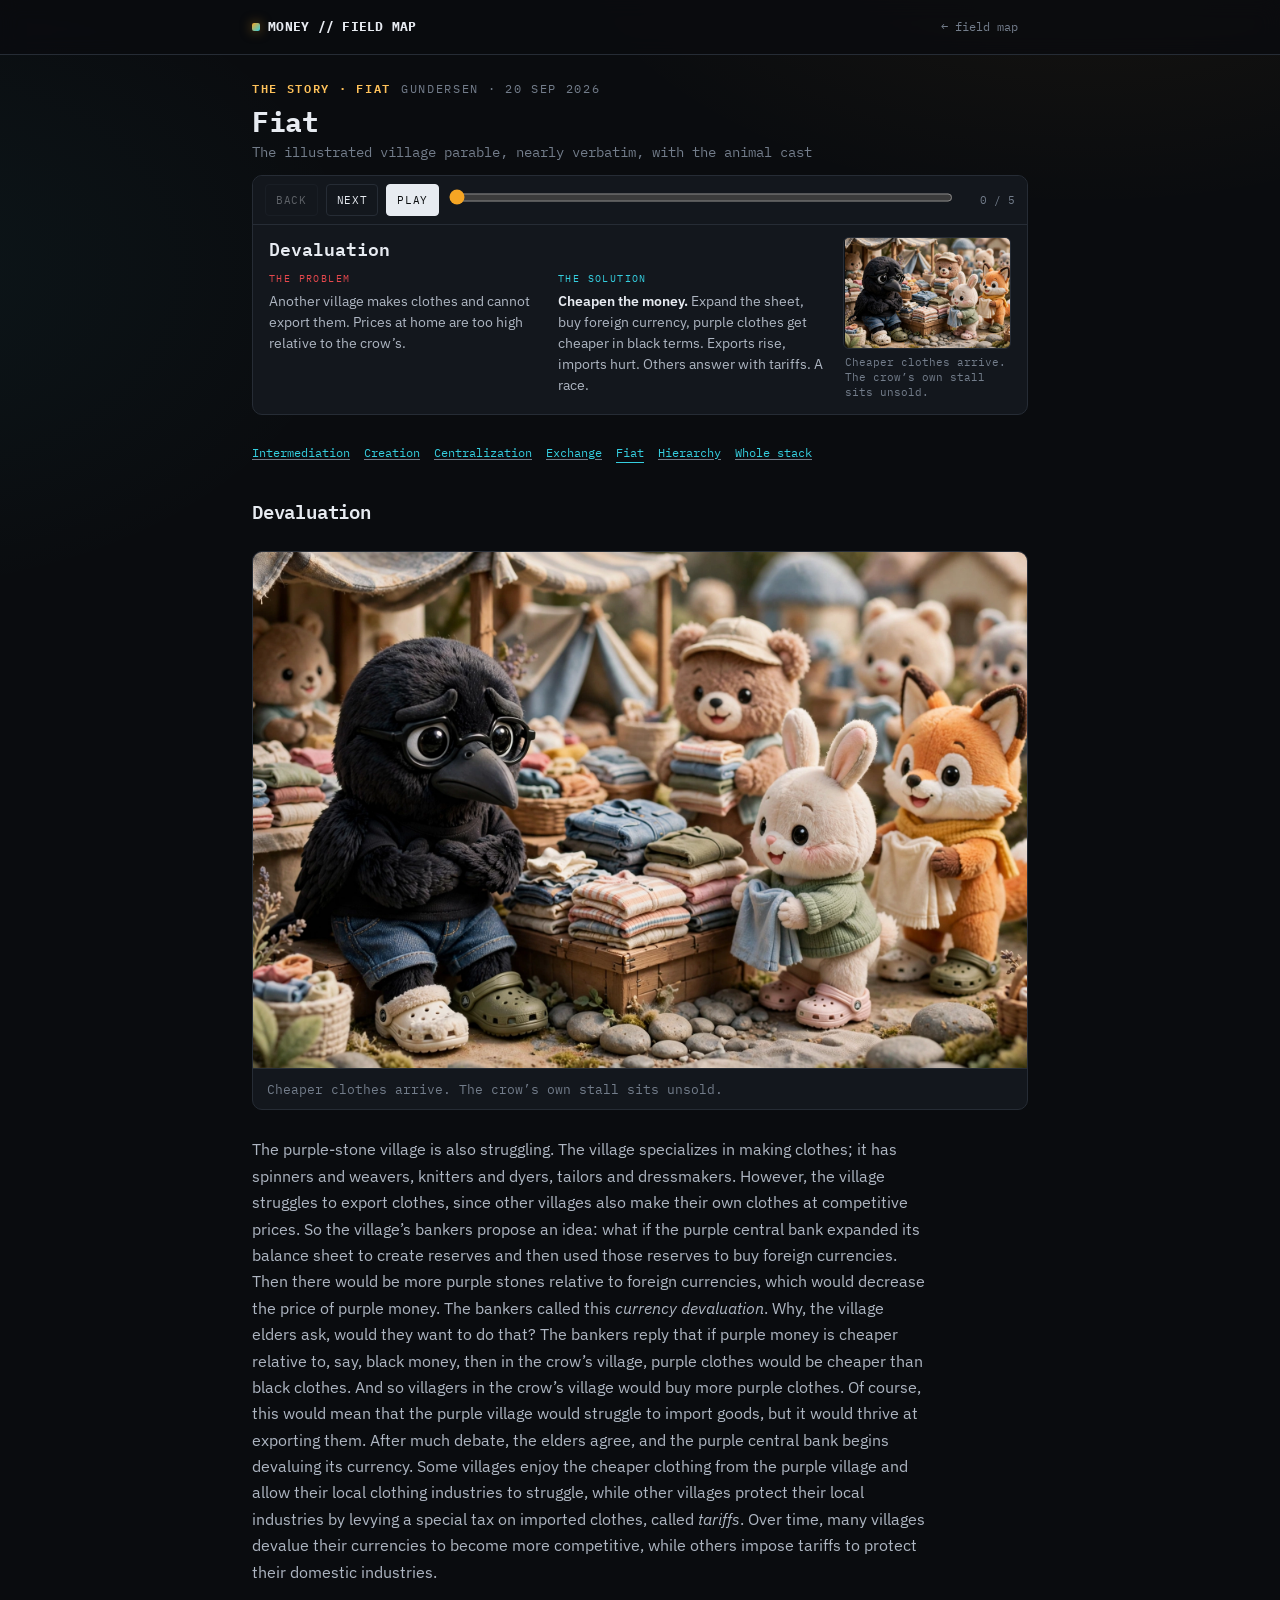
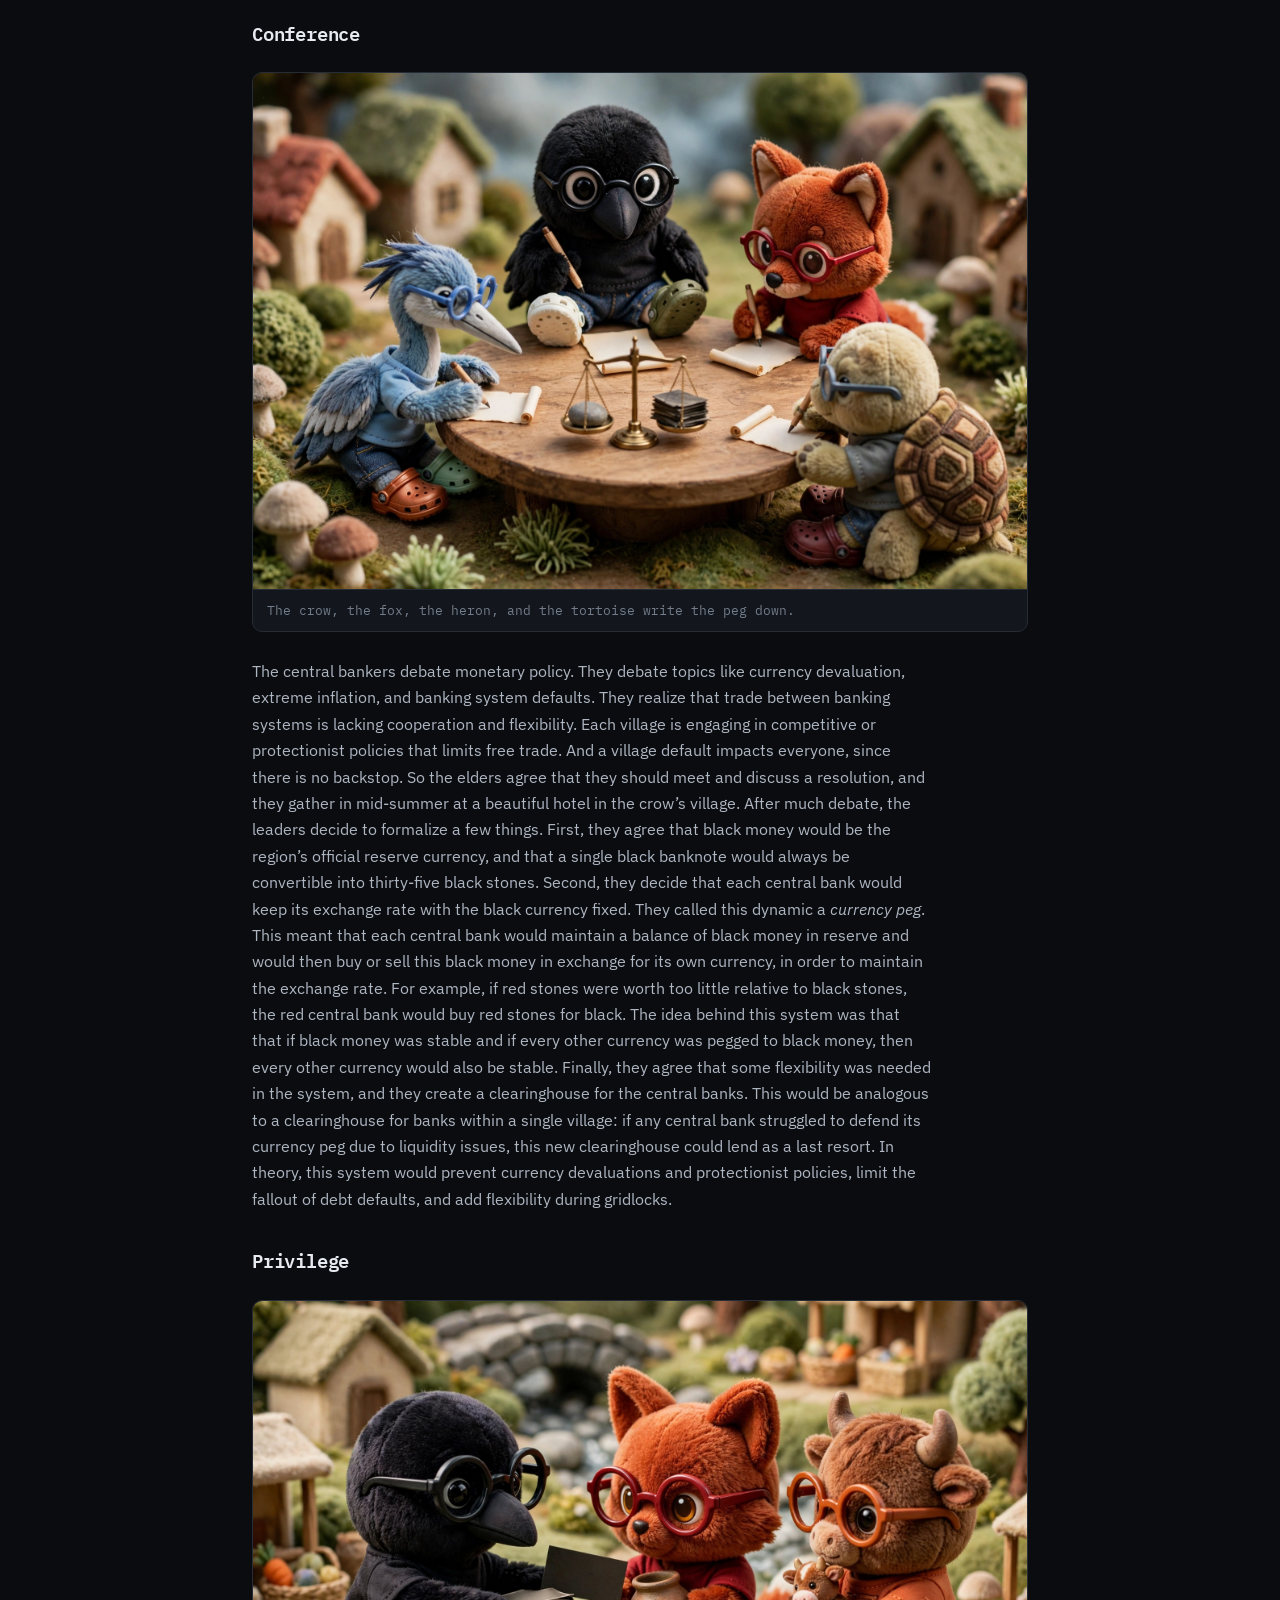
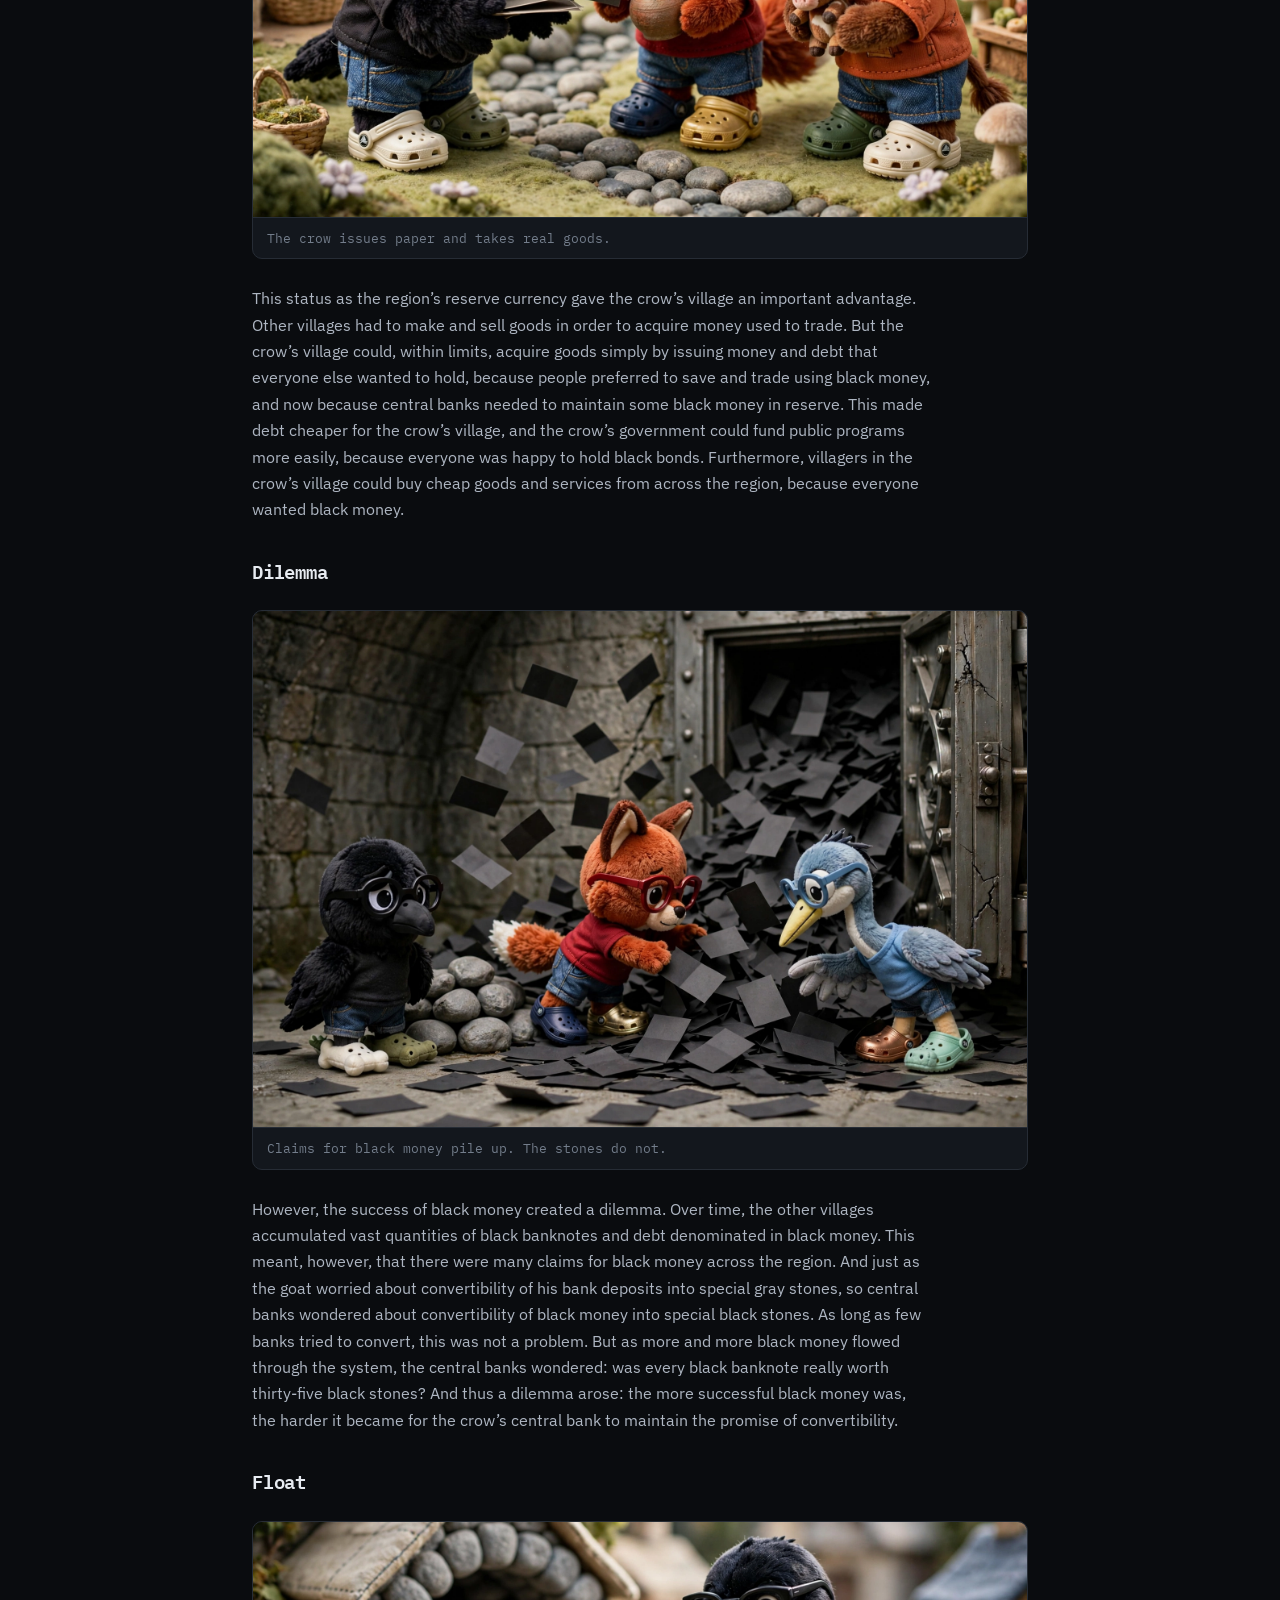
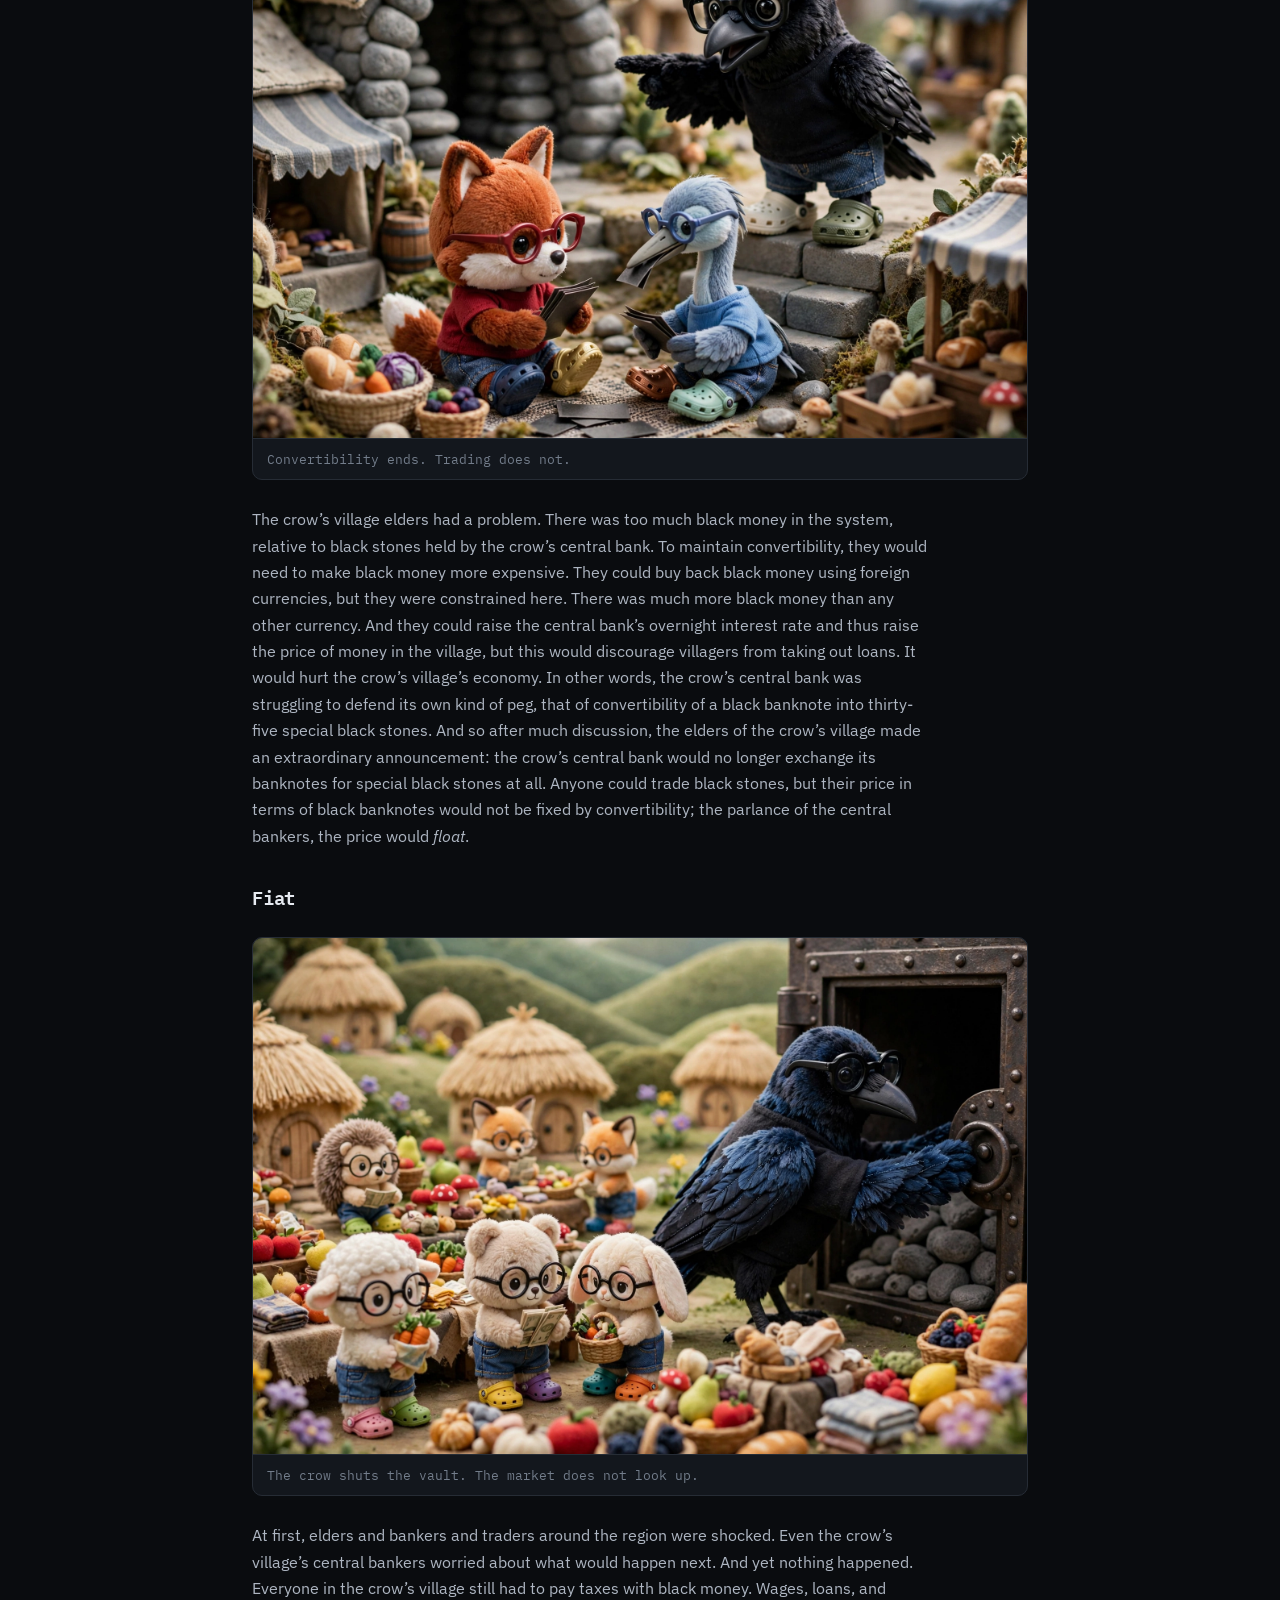
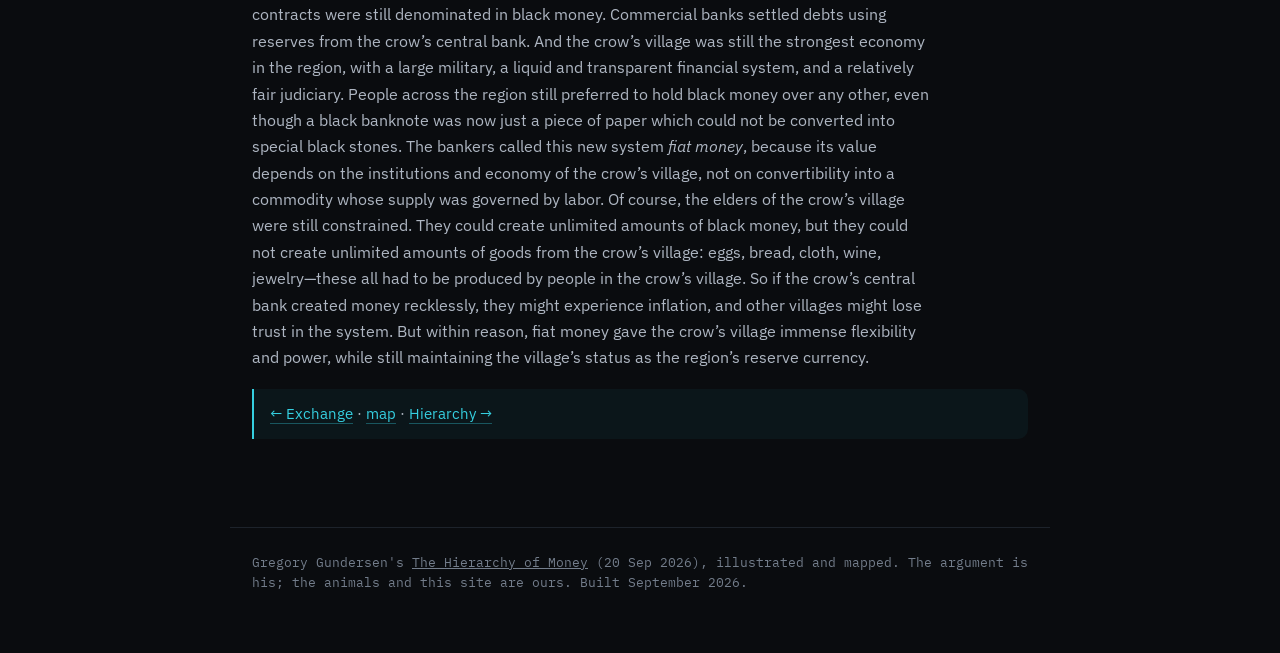
<file: story/fiat.html>
<!DOCTYPE html>
<html lang="en">
<head>
<meta charset="UTF-8" />
<meta name="viewport" content="width=device-width, initial-scale=1.0" />
<title>Fiat — The Hierarchy of Money, mapped</title>
<meta name="description" content="Gundersen's Fiat chapter, illustrated. The Hierarchy of Money, mapped." />
<link rel="preconnect" href="https://fonts.googleapis.com" />
<link rel="preconnect" href="https://fonts.gstatic.com" crossorigin />
<link href="https://fonts.googleapis.com/css2?family=IBM+Plex+Mono:wght@400;500;600;700&family=IBM+Plex+Sans:wght@400;500;600;700&display=swap" rel="stylesheet" />
<link rel="stylesheet" href="../paper.css" />
</head>
<body class="walk-page">
<header class="bar"><div class="bar-in">
  <div class="brand"><span class="dot"></span>MONEY&nbsp;//&nbsp;FIELD&nbsp;MAP</div>
  <a class="back" href="../index.html#story">← field map</a>
</div></header>
<main>
  <div class="eyebrow"><span class="box wb mono">THE STORY · FIAT</span><span class="mono">Gundersen · 20 Sep 2026</span></div>
  <h1>Fiat</h1>
  <div class="authors">The illustrated village parable, nearly verbatim, with the animal cast</div>
  <div class="paperlink" style="border-left-color:var(--off)"><span class="lbl">Source</span><a href="https://gregorygundersen.com/blog/2026/09/20/hierarchy-of-money/" target="_blank" rel="noopener">The Hierarchy of Money — Gregory Gundersen ↗</a></div>
  <div class="tldr"><b>Walk this chapter, then read it.</b> Next, Play, or the arrows. One break per section. The wording is below.</div>

  <div class="walk" id="walk" data-walk="fiat">
    <div class="walk-bar">
      <button type="button" class="walk-btn" data-act="prev">Back</button>
      <button type="button" class="walk-btn" data-act="next">Next</button>
      <button type="button" class="walk-btn go" data-act="play">Play</button>
      <div class="walk-scrub"><input type="range" min="0" max="5" value="0" aria-label="Walk this chapter, step by step"></div>
      <span class="walk-count"></span>
    </div>
    <div class="walk-stage">
      <div class="walk-lede">
        <p class="walk-bridge"></p>
        <p class="walk-t"></p>
      </div>
      <figure class="walk-fig">
        <img alt="">
        <figcaption></figcaption>
      </figure>
      <div class="walk-cols">
        <div>
          <p class="walk-lab p"></p>
          <p class="walk-body" data-col="p"></p>
        </div>
        <div>
          <p class="walk-lab s"></p>
          <p class="walk-body" data-col="s"></p>
        </div>
      </div>
    </div>
  </div>
  <nav class="walk-nav" aria-label="Chapter walks">
    <a href="intermediation.html">Intermediation</a>
    <a href="creation.html">Creation</a>
    <a href="centralization.html">Centralization</a>
    <a href="exchange.html">Exchange</a>
    <a href="fiat.html" class="on">Fiat</a>
    <a href="hierarchy.html">Hierarchy</a>
    <a href="../explainers/walkthrough.html">Whole stack</a>
  </nav>


<h2 id="devaluation">Devaluation</h2>

<figure class="ill"><img src="../images/s_devaluation.png" alt="Cheaper clothes arrive. The crow’s own stall sits unsold."><figcaption>Cheaper clothes arrive. The crow’s own stall sits unsold.</figcaption></figure>
<p>The purple-stone village is also struggling. The village specializes in making clothes; it has spinners and weavers, knitters and dyers, tailors and dressmakers. However, the village struggles to export clothes, since other villages also make their own clothes at competitive prices. So the village’s bankers propose an idea: what if the purple central bank expanded its balance sheet to create reserves and then used those reserves to buy foreign currencies. Then there would be more purple stones relative to foreign currencies, which would decrease the price of purple money. The bankers called this <em>currency devaluation</em>. Why, the village elders ask, would they want to do that? The bankers reply that if purple money is cheaper relative to, say, black money, then in the crow’s village, purple clothes would be cheaper than black clothes. And so villagers in the crow’s village would buy more purple clothes. Of course, this would mean that the purple village would struggle to import goods, but it would thrive at exporting them. After much debate, the elders agree, and the purple central bank begins devaluing its currency. Some villages enjoy the cheaper clothing from the purple village and allow their local clothing industries to struggle, while other villages protect their local industries by levying a special tax on imported clothes, called <em>tariffs</em>. Over time, many villages devalue their currencies to become more competitive, while others impose tariffs to protect their domestic industries.</p>

<h2 id="conference">Conference</h2>

<figure class="ill"><img src="../images/s_conference.png" alt="The crow, the fox, the heron, and the tortoise write the peg down."><figcaption>The crow, the fox, the heron, and the tortoise write the peg down.</figcaption></figure>
<p>The central bankers debate monetary policy. They debate topics like currency devaluation, extreme inflation, and banking system defaults. They realize that trade between banking systems is lacking cooperation and flexibility. Each village is engaging in competitive or protectionist policies that limits free trade. And a village default impacts everyone, since there is no backstop. So the elders agree that they should meet and discuss a resolution, and they gather in mid-summer at a beautiful hotel in the crow’s village. After much debate, the leaders decide to formalize a few things. First, they agree that black money would be the region’s official reserve currency, and that a single black banknote would always be convertible into thirty-five black stones. Second, they decide that each central bank would keep its exchange rate with the black currency fixed. They called this dynamic a <em>currency peg</em>. This meant that each central bank would maintain a balance of black money in reserve and would then buy or sell this black money in exchange for its own currency, in order to maintain the exchange rate. For example, if red stones were worth too little relative to black stones, the red central bank would buy red stones for black. The idea behind this system was that that if black money was stable and if every other currency was pegged to black money, then every other currency would also be stable. Finally, they agree that some flexibility was needed in the system, and they create a clearinghouse for the central banks. This would be analogous to a clearinghouse for banks within a single village: if any central bank struggled to defend its currency peg due to liquidity issues, this new clearinghouse could lend as a last resort. In theory, this system would prevent currency devaluations and protectionist policies, limit the fallout of debt defaults, and add flexibility during gridlocks.</p>

<h2 id="privilege">Privilege</h2>

<figure class="ill"><img src="../images/s_privilege.png" alt="The crow issues paper and takes real goods."><figcaption>The crow issues paper and takes real goods.</figcaption></figure>
<p>This status as the region’s reserve currency gave the crow’s village an important advantage. Other villages had to make and sell goods in order to acquire money used to trade. But the crow’s village could, within limits, acquire goods simply by issuing money and debt that everyone else wanted to hold, because people preferred to save and trade using black money, and now because central banks needed to maintain some black money in reserve. This made debt cheaper for the crow’s village, and the crow’s government could fund public programs more easily, because everyone was happy to hold black bonds. Furthermore, villagers in the crow’s village could buy cheap goods and services from across the region, because everyone wanted black money.</p>

<h2 id="dilemma">Dilemma</h2>

<figure class="ill"><img src="../images/s_dilemma.png" alt="Claims for black money pile up. The stones do not."><figcaption>Claims for black money pile up. The stones do not.</figcaption></figure>
<p>However, the success of black money created a dilemma. Over time, the other villages accumulated vast quantities of black banknotes and debt denominated in black money. This meant, however, that there were many claims for black money across the region. And just as the goat worried about convertibility of his bank deposits into special gray stones, so central banks wondered about convertibility of black money into special black stones. As long as few banks tried to convert, this was not a problem. But as more and more black money flowed through the system, the central banks wondered: was every black banknote really worth thirty-five black stones? And thus a dilemma arose: the more successful black money was, the harder it became for the crow’s central bank to maintain the promise of convertibility.</p>

<h2 id="float">Float</h2>

<figure class="ill"><img src="../images/s_float.png" alt="Convertibility ends. Trading does not."><figcaption>Convertibility ends. Trading does not.</figcaption></figure>
<p>The crow’s village elders had a problem. There was too much black money in the system, relative to black stones held by the crow’s central bank. To maintain convertibility, they would need to make black money more expensive. They could buy back black money using foreign currencies, but they were constrained here. There was much more black money than any other currency. And they could raise the central bank’s overnight interest rate and thus raise the price of money in the village, but this would discourage villagers from taking out loans. It would hurt the crow’s village’s economy. In other words, the crow’s central bank was struggling to defend its own kind of peg, that of convertibility of a black banknote into thirty-five special black stones. And so after much discussion, the elders of the crow’s village made an extraordinary announcement: the crow’s central bank would no longer exchange its banknotes for special black stones at all. Anyone could trade black stones, but their price in terms of black banknotes would not be fixed by convertibility; the parlance of the central bankers, the price would <em>float</em>.</p>

<h2 id="fiat">Fiat</h2>

<figure class="ill"><img src="../images/panel6_fiat.png" alt="The crow shuts the vault. The market does not look up."><figcaption>The crow shuts the vault. The market does not look up.</figcaption></figure>
<p>At first, elders and bankers and traders around the region were shocked. Even the crow’s village’s central bankers worried about what would happen next. And yet nothing happened. Everyone in the crow’s village still had to pay taxes with black money. Wages, loans, and contracts were still denominated in black money. Commercial banks settled debts using reserves from the crow’s central bank. And the crow’s village was still the strongest economy in the region, with a large military, a liquid and transparent financial system, and a relatively fair judiciary. People across the region still preferred to hold black money over any other, even though a black banknote was now just a piece of paper which could not be converted into special black stones. The bankers called this new system <em>fiat money</em>, because its value depends on the institutions and economy of the crow’s village, not on convertibility into a commodity whose supply was governed by labor. Of course, the elders of the crow’s village were still constrained. They could create unlimited amounts of black money, but they could not create unlimited amounts of goods from the crow’s village: eggs, bread, cloth, wine, jewelry—these all had to be produced by people in the crow’s village. So if the crow’s central bank created money recklessly, they might experience inflation, and other villages might lose trust in the system. But within reason, fiat money gave the crow’s village immense flexibility and power, while still maintaining the village’s status as the region’s reserve currency.</p>


  <div class="callout"><a class="lnk" href="exchange.html">← Exchange</a> · <a class="lnk" href="../index.html">map</a> · <a class="lnk" href="hierarchy.html">Hierarchy →</a></div>
</main>
<footer>Gregory Gundersen's <a href="https://gregorygundersen.com/blog/2026/09/20/hierarchy-of-money/" target="_blank" rel="noopener">The Hierarchy of Money</a> (20 Sep 2026), illustrated and mapped. The argument is his; the animals and this site are ours. Built September 2026.</footer>
<script src="../explainers/walks.js"></script>
<script src="../explainers/walk.js"></script>
<!-- Private comments mode, inert unless ?annotate=1 (see assets/annotate.js in idvorkin-ai-tools.github.io) -->
<script src="https://idvorkin-ai-tools.github.io/assets/annotate.js" defer></script>
</body>
</html>
</file>
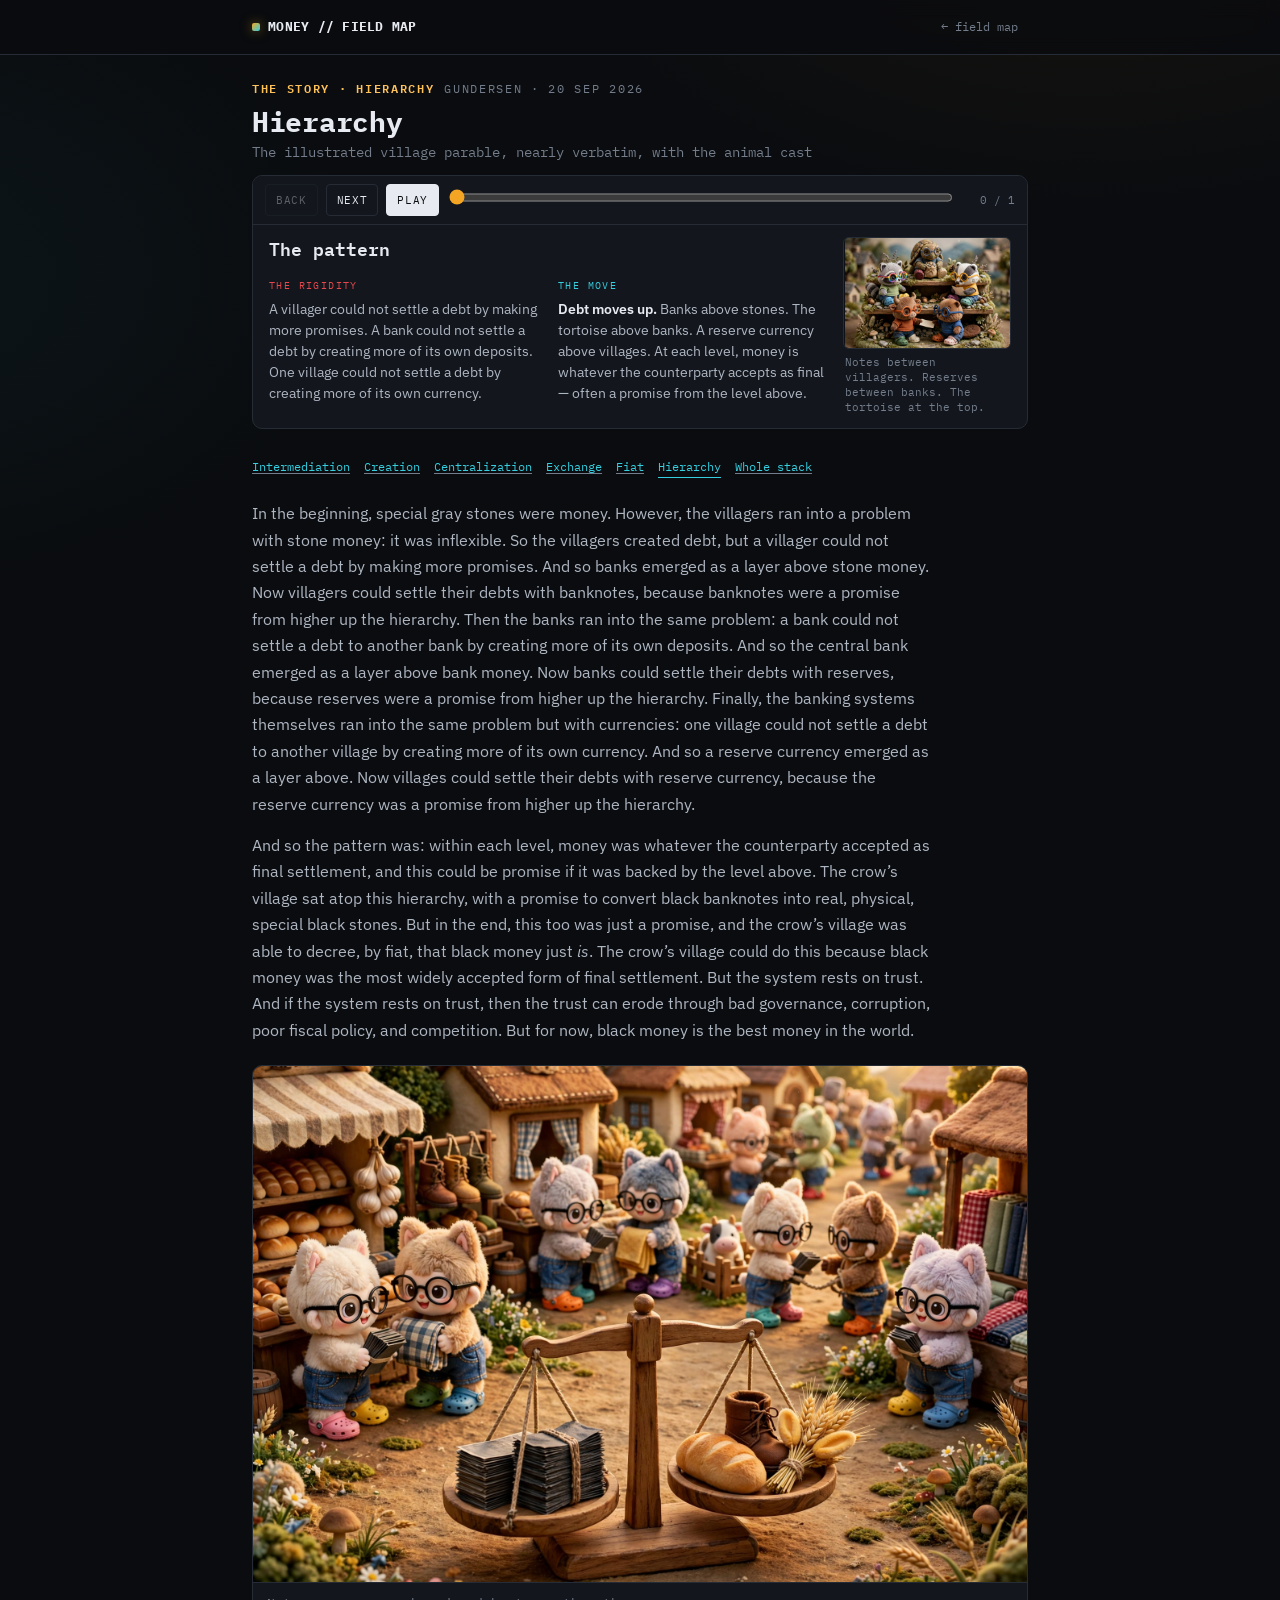
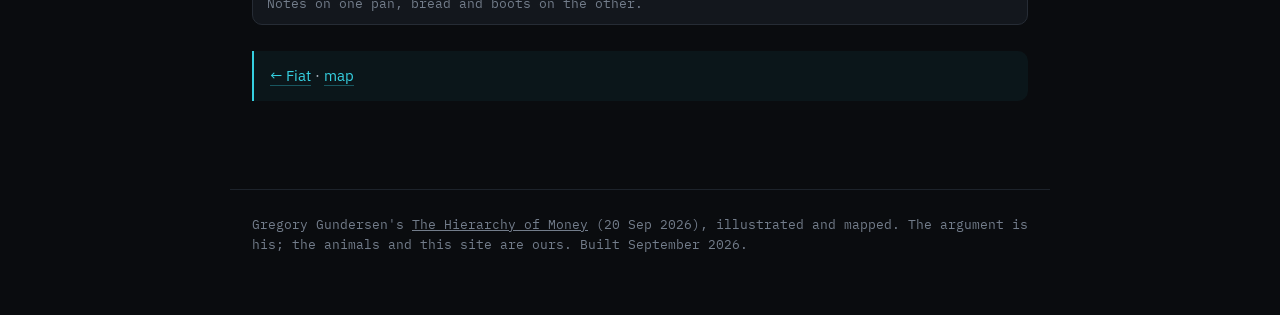
<file: story/hierarchy.html>
<!DOCTYPE html>
<html lang="en">
<head>
<meta charset="UTF-8" />
<meta name="viewport" content="width=device-width, initial-scale=1.0" />
<title>Hierarchy — The Hierarchy of Money, mapped</title>
<meta name="description" content="Gundersen's Hierarchy chapter, illustrated. The Hierarchy of Money, mapped." />
<link rel="preconnect" href="https://fonts.googleapis.com" />
<link rel="preconnect" href="https://fonts.gstatic.com" crossorigin />
<link href="https://fonts.googleapis.com/css2?family=IBM+Plex+Mono:wght@400;500;600;700&family=IBM+Plex+Sans:wght@400;500;600;700&display=swap" rel="stylesheet" />
<link rel="stylesheet" href="../paper.css" />
</head>
<body class="walk-page">
<header class="bar"><div class="bar-in">
  <div class="brand"><span class="dot"></span>MONEY&nbsp;//&nbsp;FIELD&nbsp;MAP</div>
  <a class="back" href="../index.html#story">← field map</a>
</div></header>
<main>
  <div class="eyebrow"><span class="box wb mono">THE STORY · HIERARCHY</span><span class="mono">Gundersen · 20 Sep 2026</span></div>
  <h1>Hierarchy</h1>
  <div class="authors">The illustrated village parable, nearly verbatim, with the animal cast</div>
  <div class="paperlink" style="border-left-color:var(--off)"><span class="lbl">Source</span><a href="https://gregorygundersen.com/blog/2026/09/20/hierarchy-of-money/" target="_blank" rel="noopener">The Hierarchy of Money — Gregory Gundersen ↗</a></div>
  <div class="tldr"><b>Walk this chapter, then read it.</b> Next, Play, or the arrows. One break per section. The wording is below.</div>

  <div class="walk" id="walk" data-walk="hierarchy">
    <div class="walk-bar">
      <button type="button" class="walk-btn" data-act="prev">Back</button>
      <button type="button" class="walk-btn" data-act="next">Next</button>
      <button type="button" class="walk-btn go" data-act="play">Play</button>
      <div class="walk-scrub"><input type="range" min="0" max="1" value="0" aria-label="Walk this chapter, step by step"></div>
      <span class="walk-count"></span>
    </div>
    <div class="walk-stage">
      <div class="walk-lede">
        <p class="walk-bridge"></p>
        <p class="walk-t"></p>
      </div>
      <figure class="walk-fig">
        <img alt="">
        <figcaption></figcaption>
      </figure>
      <div class="walk-cols">
        <div>
          <p class="walk-lab p"></p>
          <p class="walk-body" data-col="p"></p>
        </div>
        <div>
          <p class="walk-lab s"></p>
          <p class="walk-body" data-col="s"></p>
        </div>
      </div>
    </div>
  </div>
  <nav class="walk-nav" aria-label="Chapter walks">
    <a href="intermediation.html">Intermediation</a>
    <a href="creation.html">Creation</a>
    <a href="centralization.html">Centralization</a>
    <a href="exchange.html">Exchange</a>
    <a href="fiat.html">Fiat</a>
    <a href="hierarchy.html" class="on">Hierarchy</a>
    <a href="../explainers/walkthrough.html">Whole stack</a>
  </nav>


<p>In the beginning, special gray stones were money. However, the villagers ran into a problem with stone money: it was inflexible. So the villagers created debt, but a villager could not settle a debt by making more promises. And so banks emerged as a layer above stone money. Now villagers could settle their debts with banknotes, because banknotes were a promise from higher up the hierarchy. Then the banks ran into the same problem: a bank could not settle a debt to another bank by creating more of its own deposits. And so the central bank emerged as a layer above bank money. Now banks could settle their debts with reserves, because reserves were a promise from higher up the hierarchy. Finally, the banking systems themselves ran into the same problem but with currencies: one village could not settle a debt to another village by creating more of its own currency. And so a reserve currency emerged as a layer above. Now villages could settle their debts with reserve currency, because the reserve currency was a promise from higher up the hierarchy.</p>
<p>And so the pattern was: within each level, money was whatever the counterparty accepted as final settlement, and this could be promise if it was backed by the level above. The crow’s village sat atop this hierarchy, with a promise to convert black banknotes into real, physical, special black stones. But in the end, this too was just a promise, and the crow’s village was able to decree, by fiat, that black money just <em>is</em>. The crow’s village could do this because black money was the most widely accepted form of final settlement. But the system rests on trust. And if the system rests on trust, then the trust can erode through bad governance, corruption, poor fiscal policy, and competition. But for now, black money is the best money in the world.</p>
<figure class="ill"><img src="../images/n9_balance.png" alt="Notes on one pan, bread and boots on the other."><figcaption>Notes on one pan, bread and boots on the other.</figcaption></figure>

  <div class="callout"><a class="lnk" href="fiat.html">← Fiat</a> · <a class="lnk" href="../index.html">map</a></div>
</main>
<footer>Gregory Gundersen's <a href="https://gregorygundersen.com/blog/2026/09/20/hierarchy-of-money/" target="_blank" rel="noopener">The Hierarchy of Money</a> (20 Sep 2026), illustrated and mapped. The argument is his; the animals and this site are ours. Built September 2026.</footer>
<script src="../explainers/walks.js"></script>
<script src="../explainers/walk.js"></script>
<!-- Private comments mode, inert unless ?annotate=1 (see assets/annotate.js in idvorkin-ai-tools.github.io) -->
<script src="https://idvorkin-ai-tools.github.io/assets/annotate.js" defer></script>
</body>
</html>
</file>
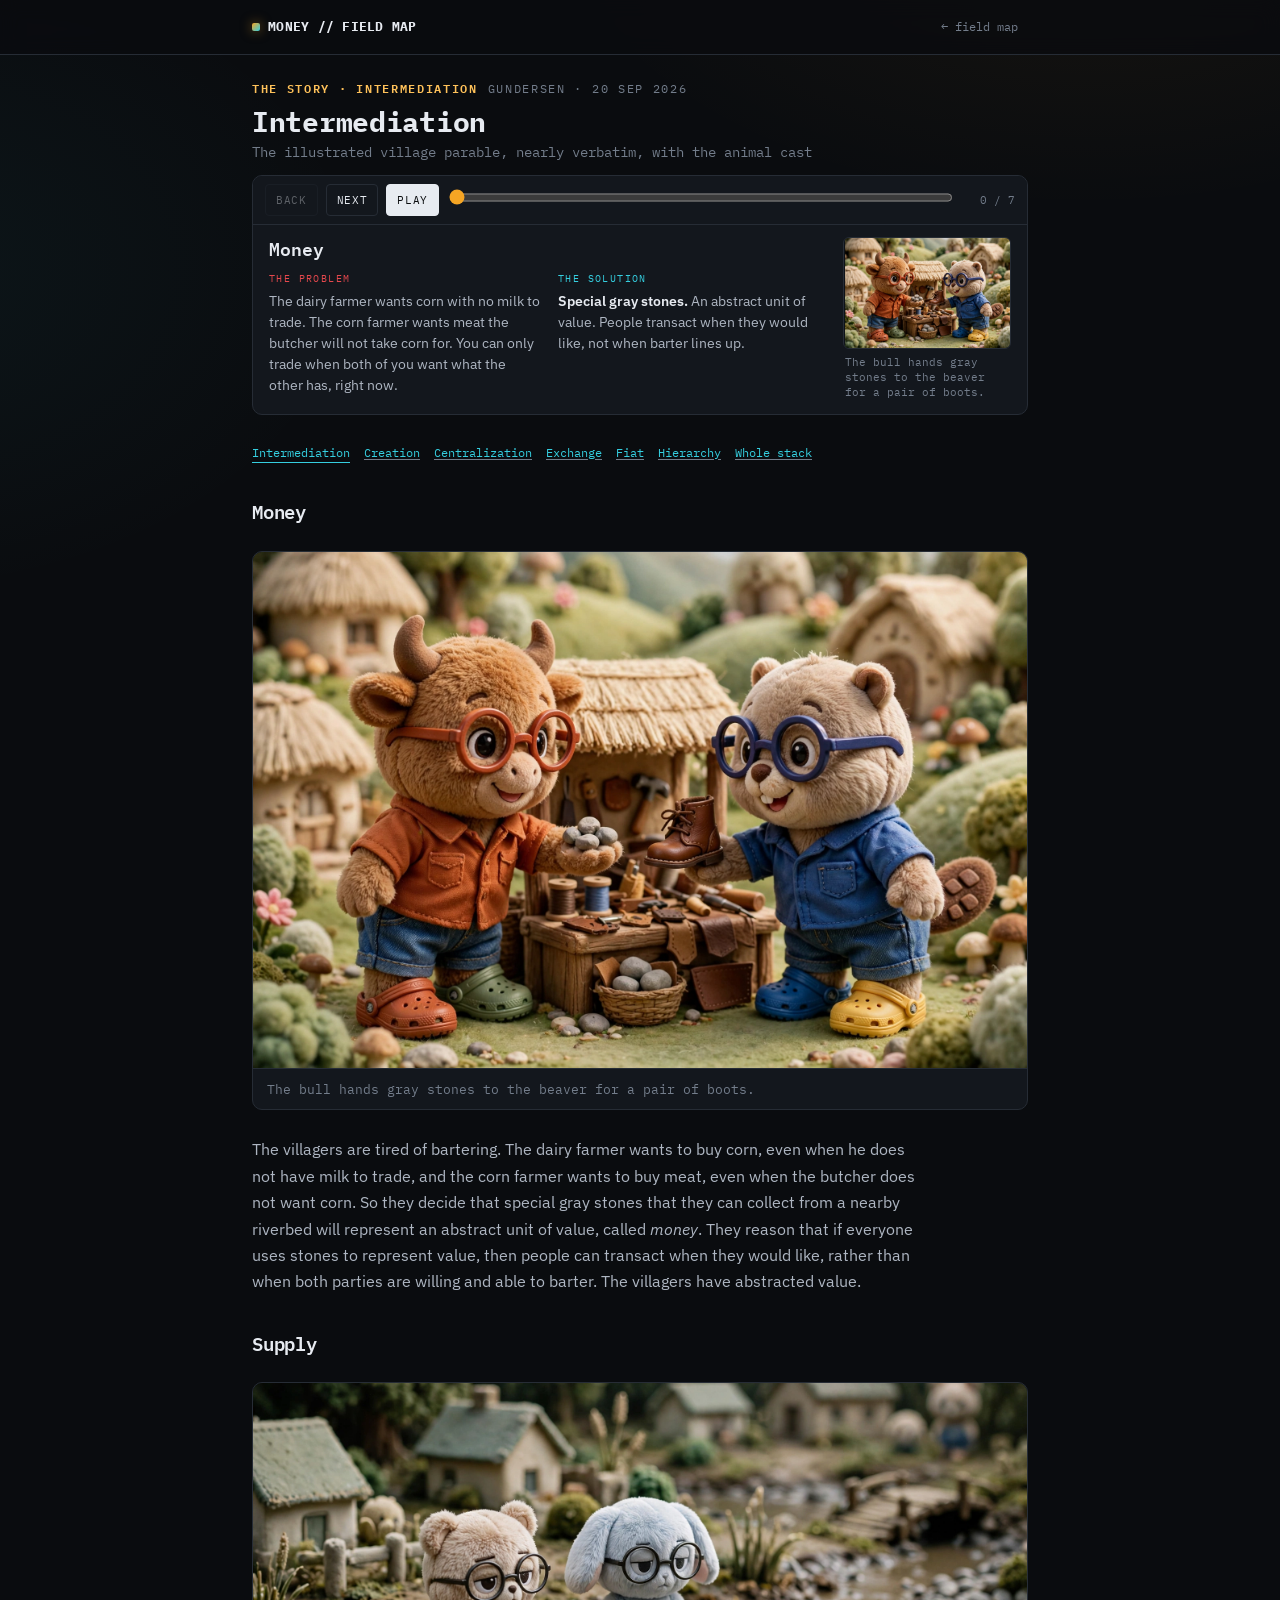
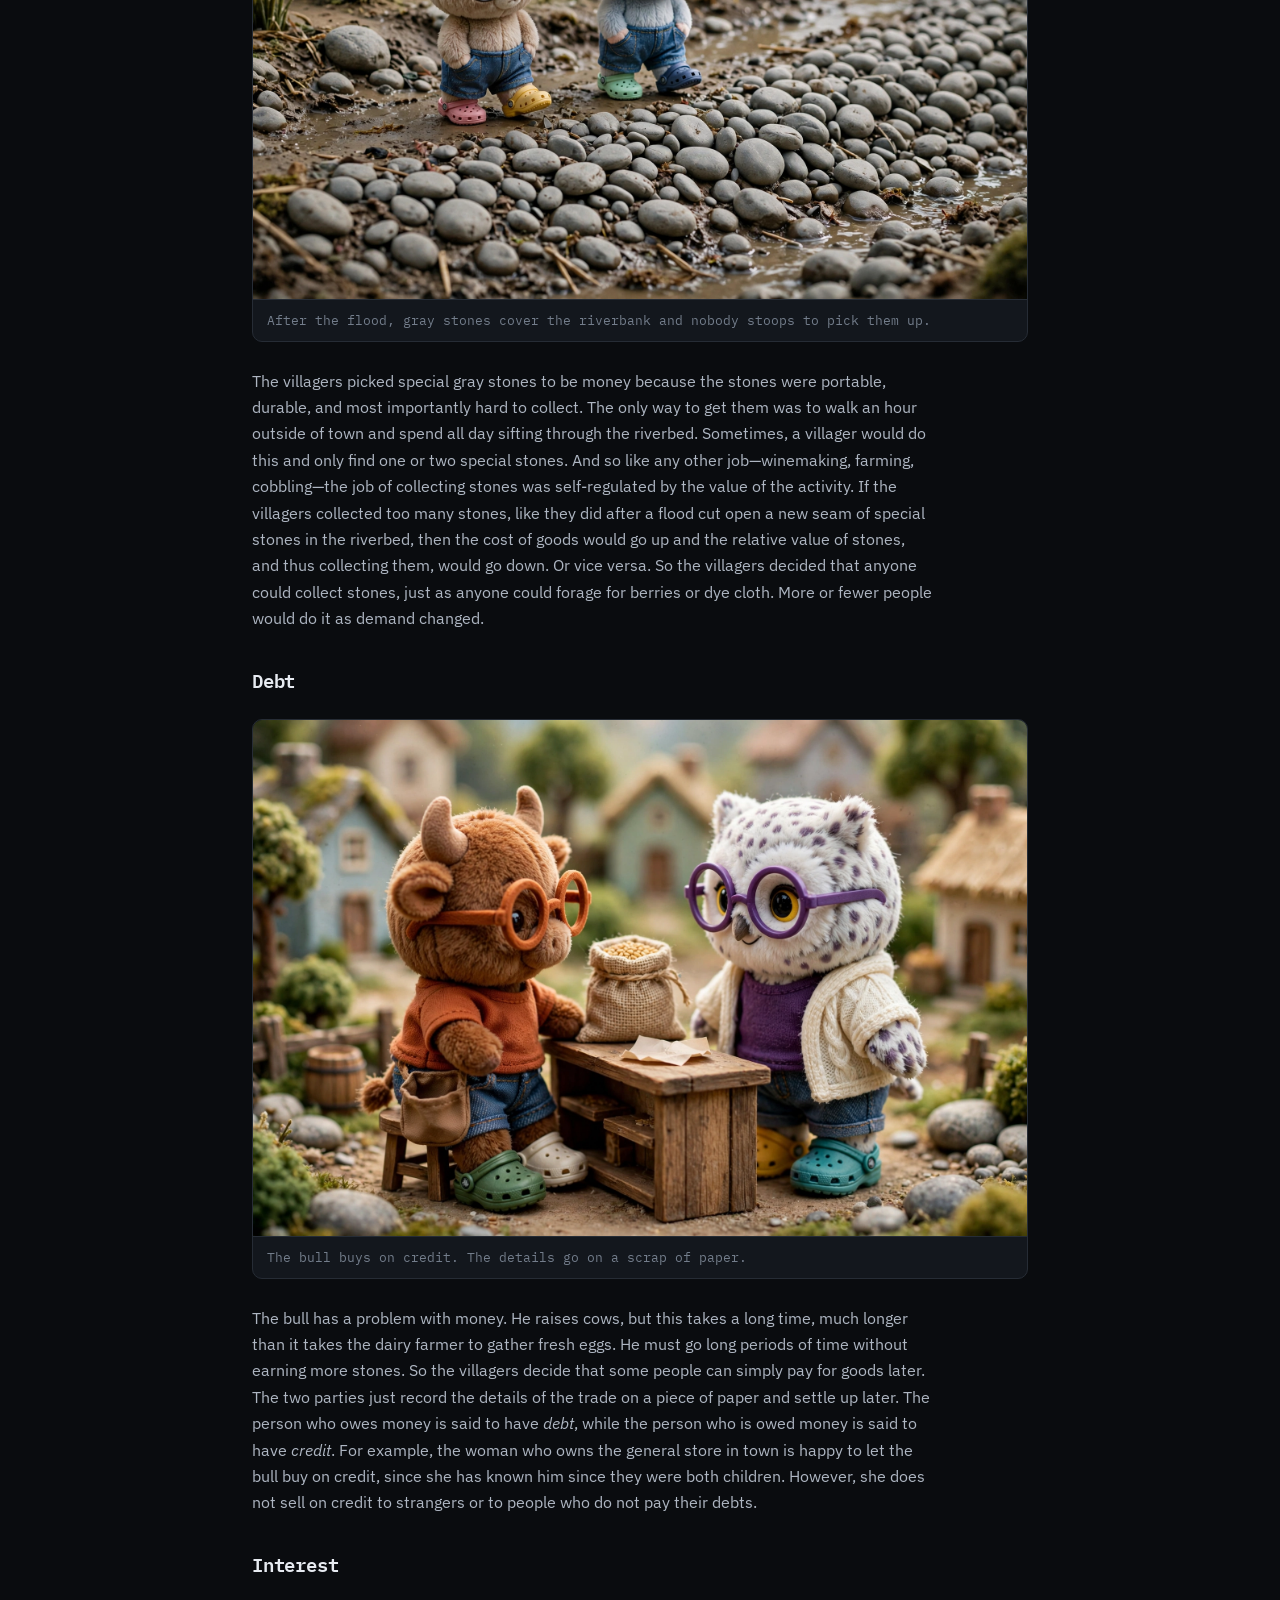
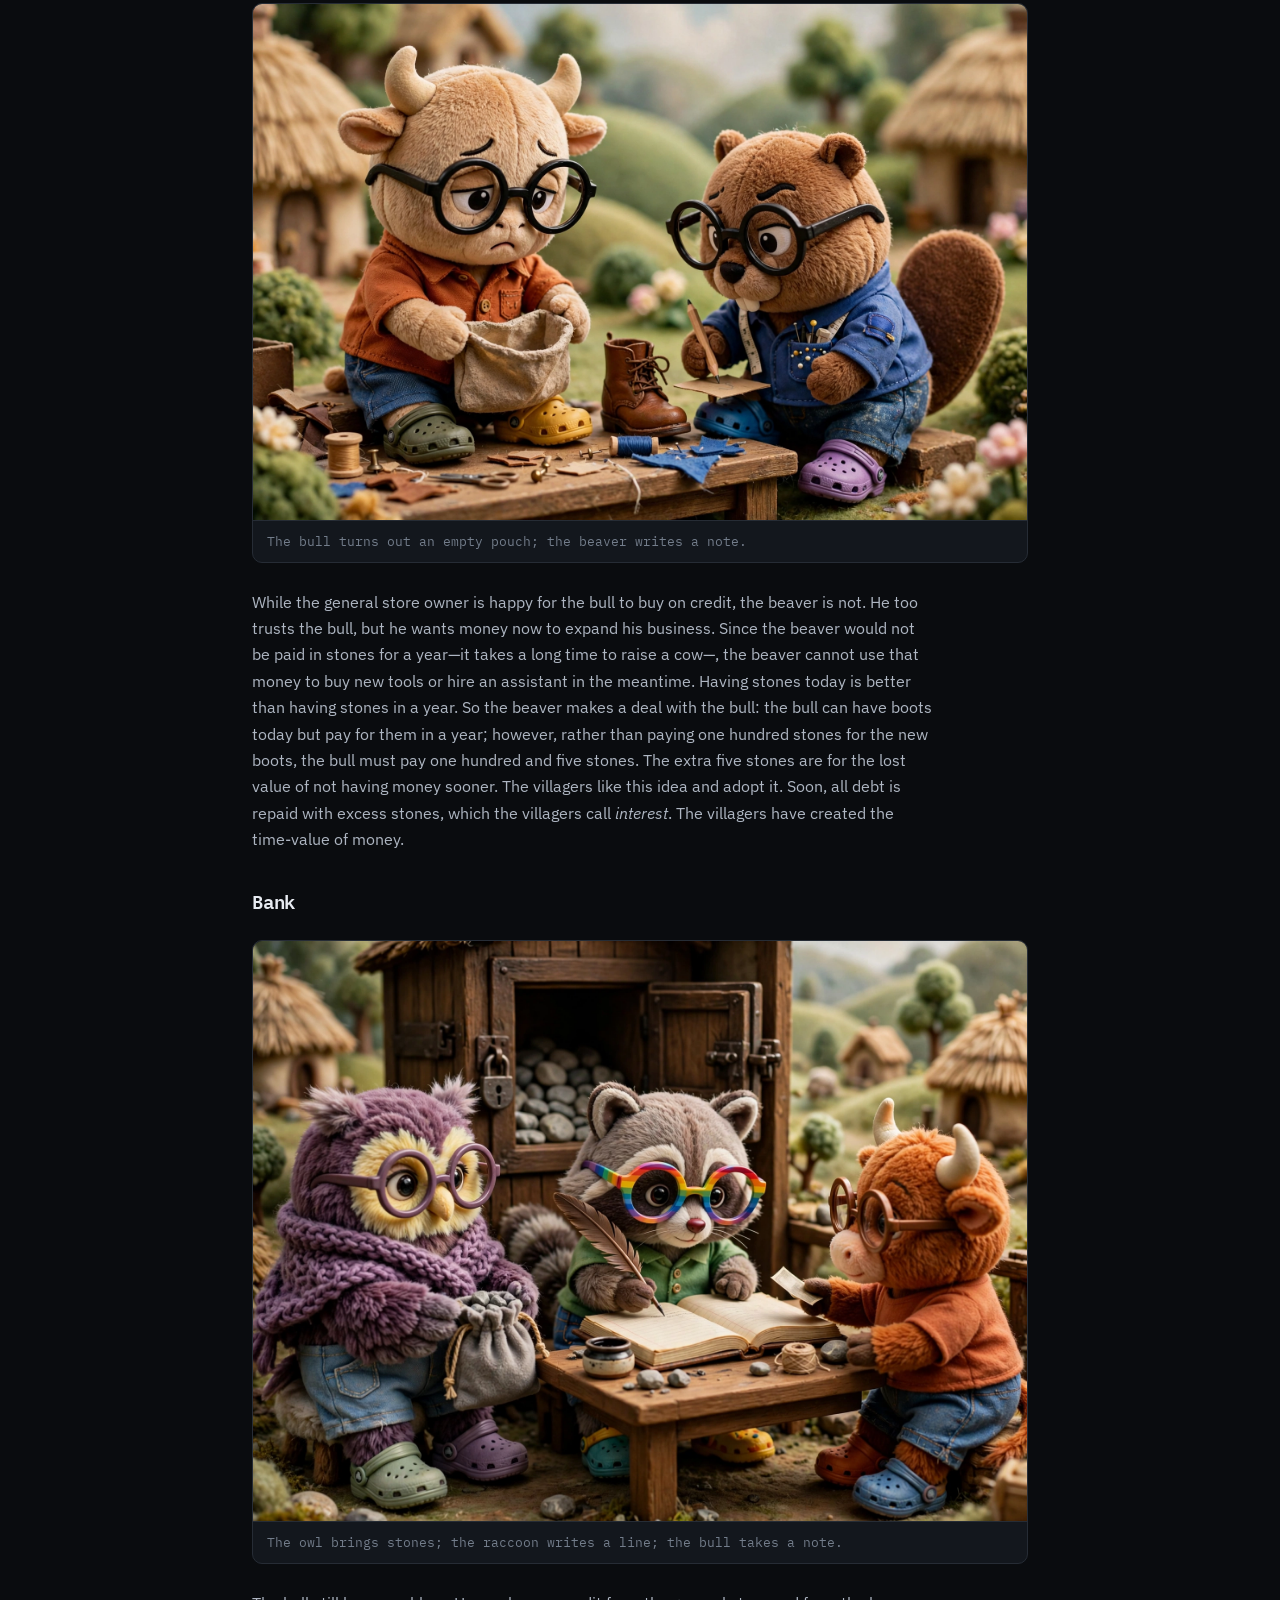
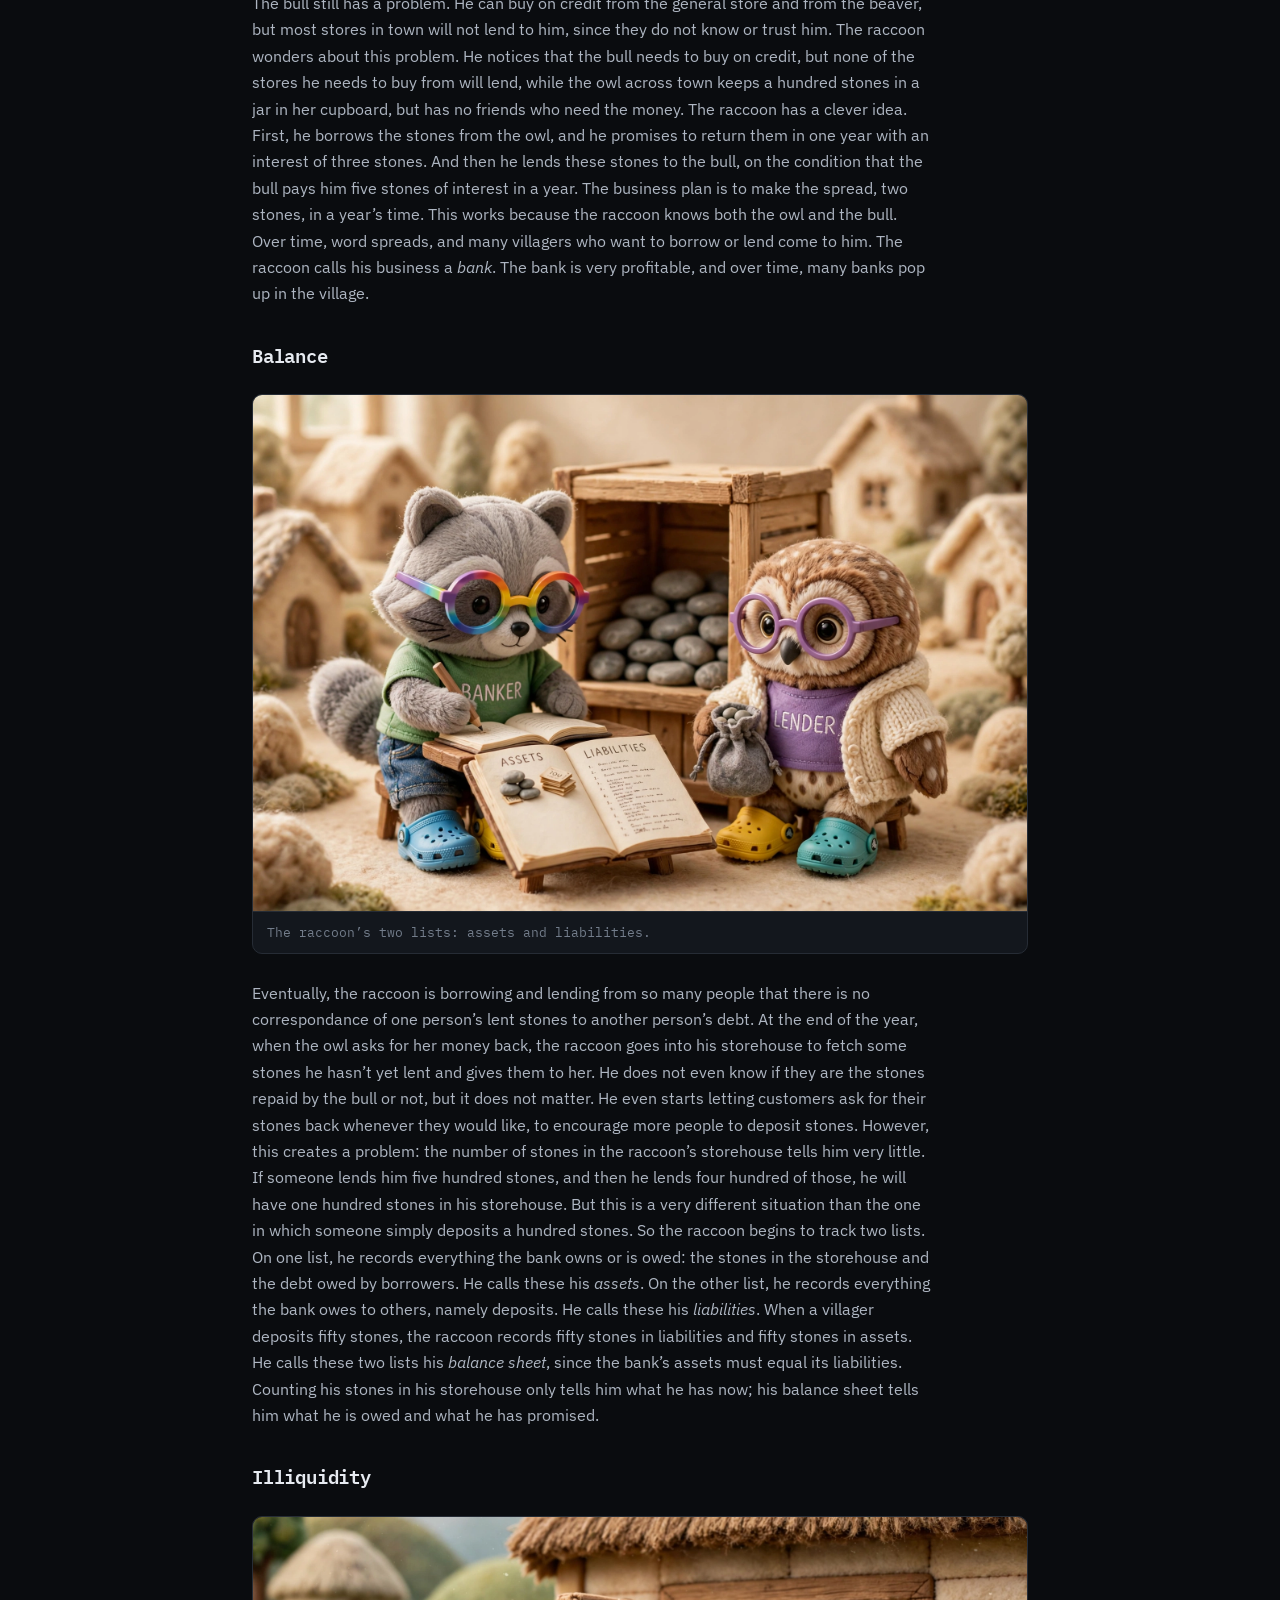
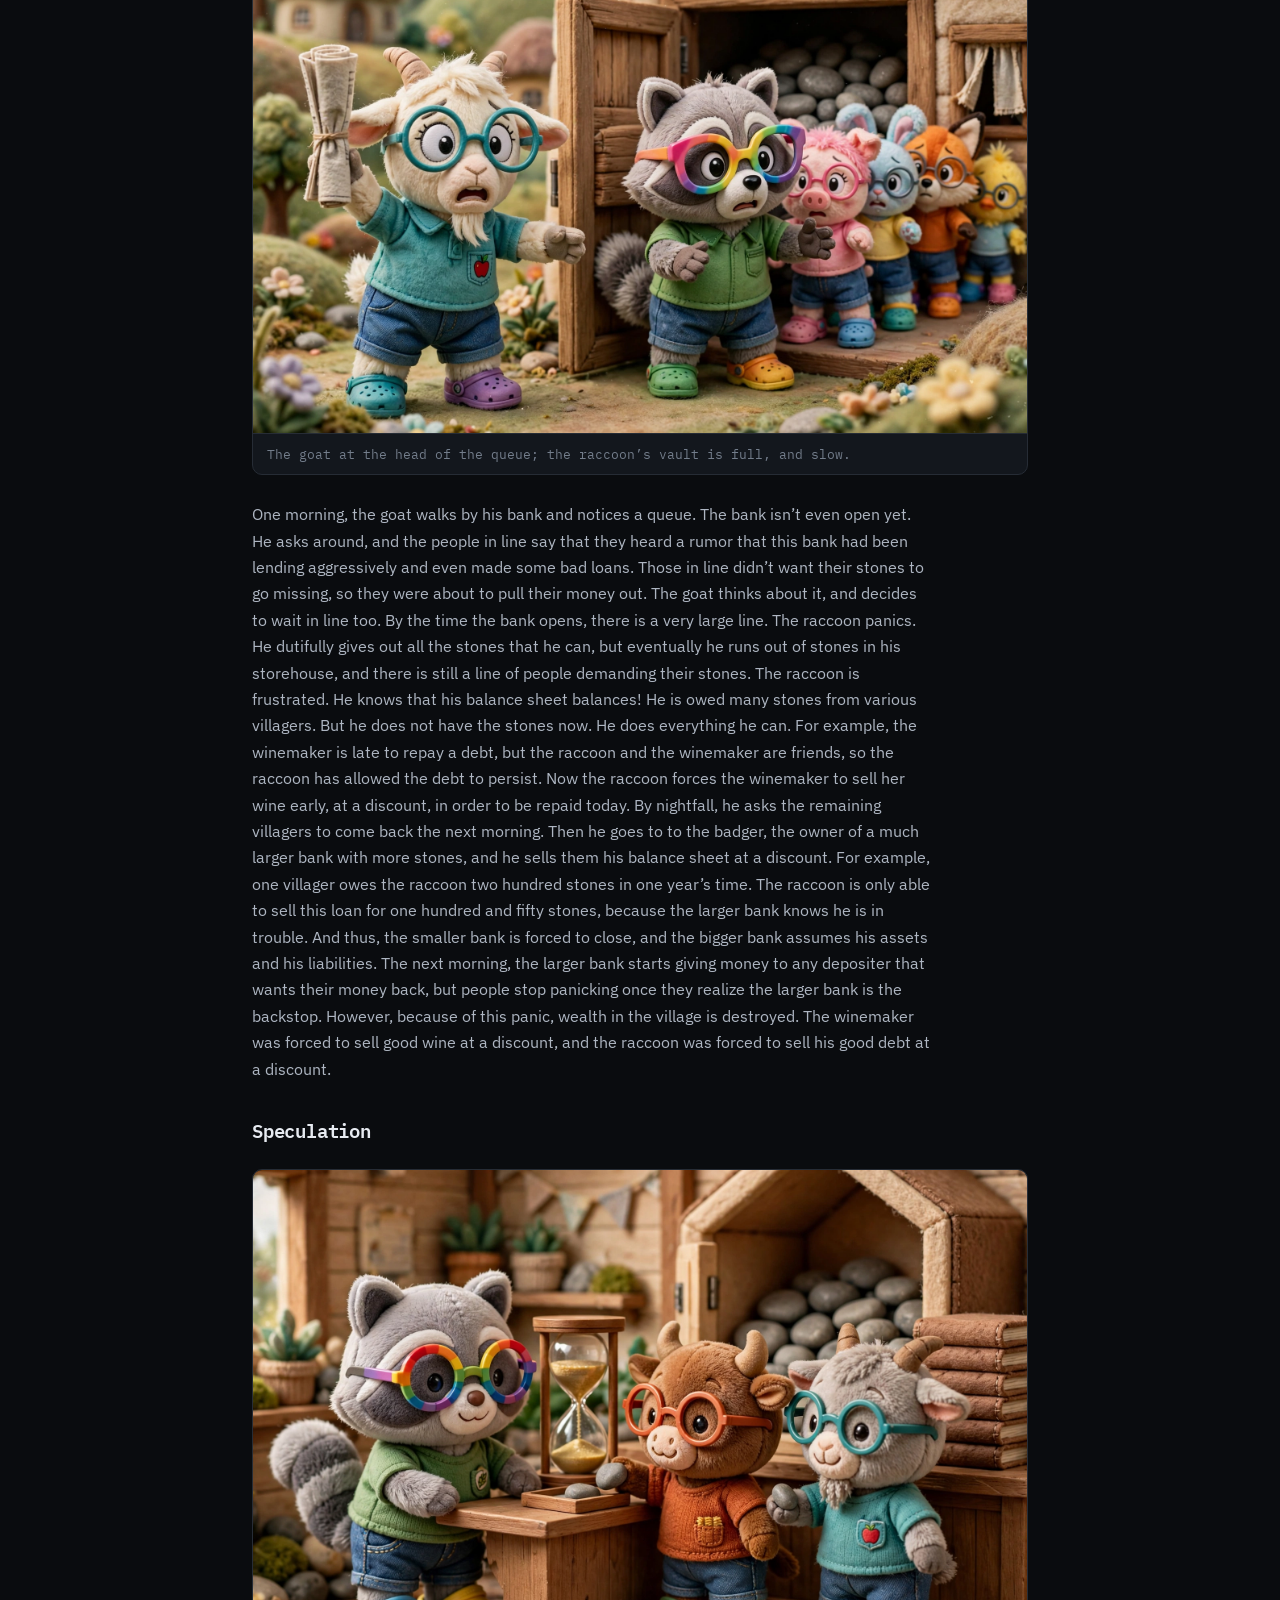
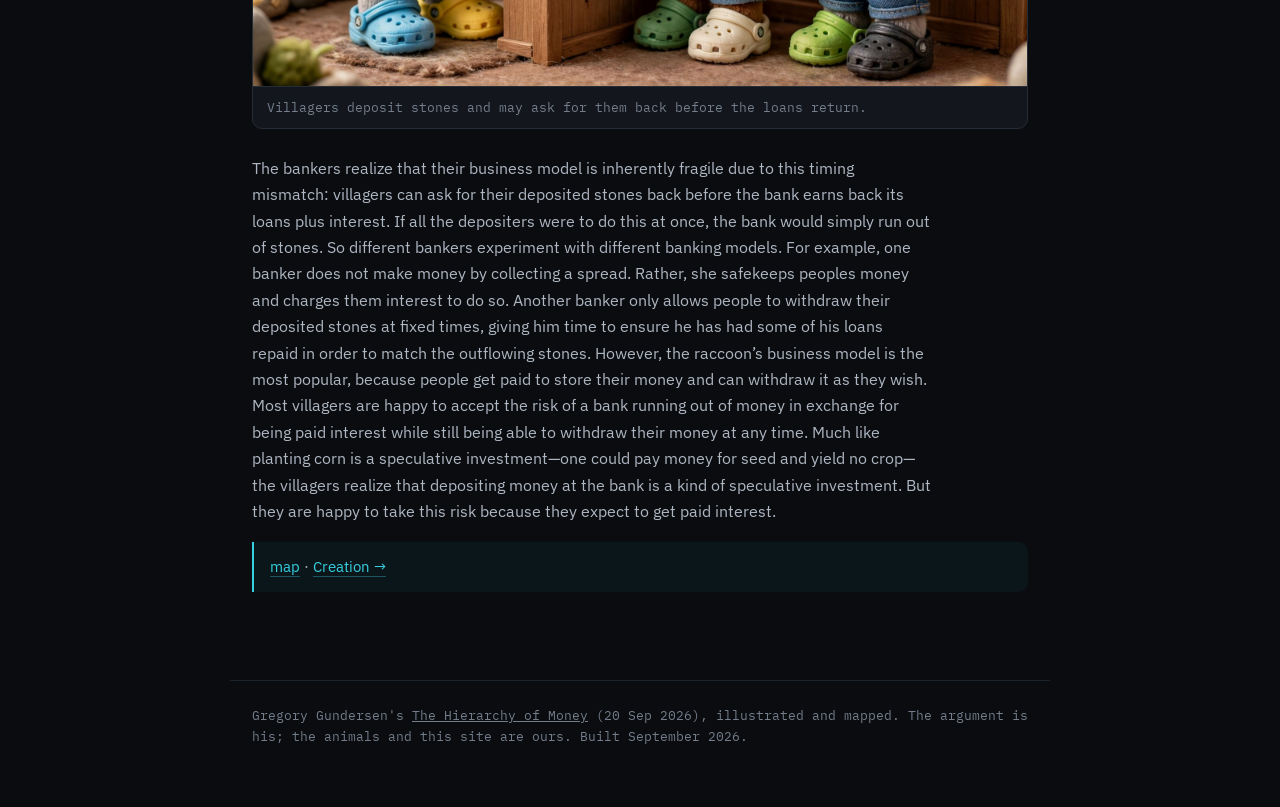
<file: story/intermediation.html>
<!DOCTYPE html>
<html lang="en">
<head>
<meta charset="UTF-8" />
<meta name="viewport" content="width=device-width, initial-scale=1.0" />
<title>Intermediation — The Hierarchy of Money, mapped</title>
<meta name="description" content="Gundersen's Intermediation chapter, illustrated. The Hierarchy of Money, mapped." />
<link rel="preconnect" href="https://fonts.googleapis.com" />
<link rel="preconnect" href="https://fonts.gstatic.com" crossorigin />
<link href="https://fonts.googleapis.com/css2?family=IBM+Plex+Mono:wght@400;500;600;700&family=IBM+Plex+Sans:wght@400;500;600;700&display=swap" rel="stylesheet" />
<link rel="stylesheet" href="../paper.css" />
</head>
<body class="walk-page">
<header class="bar"><div class="bar-in">
  <div class="brand"><span class="dot"></span>MONEY&nbsp;//&nbsp;FIELD&nbsp;MAP</div>
  <a class="back" href="../index.html#story">← field map</a>
</div></header>
<main>
  <div class="eyebrow"><span class="box wb mono">THE STORY · INTERMEDIATION</span><span class="mono">Gundersen · 20 Sep 2026</span></div>
  <h1>Intermediation</h1>
  <div class="authors">The illustrated village parable, nearly verbatim, with the animal cast</div>
  <div class="paperlink" style="border-left-color:var(--off)"><span class="lbl">Source</span><a href="https://gregorygundersen.com/blog/2026/09/20/hierarchy-of-money/" target="_blank" rel="noopener">The Hierarchy of Money — Gregory Gundersen ↗</a></div>
  <div class="tldr"><b>Walk this chapter, then read it.</b> Next, Play, or the arrows. One break per section. The wording is below.</div>

  <div class="walk" id="walk" data-walk="intermediation">
    <div class="walk-bar">
      <button type="button" class="walk-btn" data-act="prev">Back</button>
      <button type="button" class="walk-btn" data-act="next">Next</button>
      <button type="button" class="walk-btn go" data-act="play">Play</button>
      <div class="walk-scrub"><input type="range" min="0" max="7" value="0" aria-label="Walk this chapter, step by step"></div>
      <span class="walk-count"></span>
    </div>
    <div class="walk-stage">
      <div class="walk-lede">
        <p class="walk-bridge"></p>
        <p class="walk-t"></p>
      </div>
      <figure class="walk-fig">
        <img alt="">
        <figcaption></figcaption>
      </figure>
      <div class="walk-cols">
        <div>
          <p class="walk-lab p"></p>
          <p class="walk-body" data-col="p"></p>
        </div>
        <div>
          <p class="walk-lab s"></p>
          <p class="walk-body" data-col="s"></p>
        </div>
      </div>
    </div>
  </div>
  <nav class="walk-nav" aria-label="Chapter walks">
    <a href="intermediation.html" class="on">Intermediation</a>
    <a href="creation.html">Creation</a>
    <a href="centralization.html">Centralization</a>
    <a href="exchange.html">Exchange</a>
    <a href="fiat.html">Fiat</a>
    <a href="hierarchy.html">Hierarchy</a>
    <a href="../explainers/walkthrough.html">Whole stack</a>
  </nav>


<h2 id="money">Money</h2>

<figure class="ill"><img src="../images/panel1_stones.png" alt="The bull hands gray stones to the beaver for a pair of boots."><figcaption>The bull hands gray stones to the beaver for a pair of boots.</figcaption></figure>
<p>The villagers are tired of bartering. The dairy farmer wants to buy corn, even when he does not have milk to trade, and the corn farmer wants to buy meat, even when the butcher does not want corn. So they decide that special gray stones that they can collect from a nearby riverbed will represent an abstract unit of value, called <em>money</em>. They reason that if everyone uses stones to represent value, then people can transact when they would like, rather than when both parties are willing and able to barter. The villagers have abstracted value.</p>

<h2 id="supply">Supply</h2>

<figure class="ill"><img src="../images/n1_flood.png" alt="After the flood, gray stones cover the riverbank and nobody stoops to pick them up."><figcaption>After the flood, gray stones cover the riverbank and nobody stoops to pick them up.</figcaption></figure>
<p>The villagers picked special gray stones to be money because the stones were portable, durable, and most importantly hard to collect. The only way to get them was to walk an hour outside of town and spend all day sifting through the riverbed. Sometimes, a villager would do this and only find one or two special stones. And so like any other job—winemaking, farming, cobbling—the job of collecting stones was self-regulated by the value of the activity. If the villagers collected too many stones, like they did after a flood cut open a new seam of special stones in the riverbed, then the cost of goods would go up and the relative value of stones, and thus collecting them, would go down. Or vice versa. So the villagers decided that anyone could collect stones, just as anyone could forage for berries or dye cloth. More or fewer people would do it as demand changed.</p>

<h2 id="debt">Debt</h2>

<figure class="ill"><img src="../images/s_debt.png" alt="The bull buys on credit. The details go on a scrap of paper."><figcaption>The bull buys on credit. The details go on a scrap of paper.</figcaption></figure>
<p>The bull has a problem with money. He raises cows, but this takes a long time, much longer than it takes the dairy farmer to gather fresh eggs. He must go long periods of time without earning more stones. So the villagers decide that some people can simply pay for goods later. The two parties just record the details of the trade on a piece of paper and settle up later. The person who owes money is said to have <em>debt</em>, while the person who is owed money is said to have <em>credit</em>. For example, the woman who owns the general store in town is happy to let the bull buy on credit, since she has known him since they were both children. However, she does not sell on credit to strangers or to people who do not pay their debts.</p>

<h2 id="interest">Interest</h2>

<figure class="ill"><img src="../images/panel2_iou.png" alt="The bull turns out an empty pouch; the beaver writes a note."><figcaption>The bull turns out an empty pouch; the beaver writes a note.</figcaption></figure>
<p>While the general store owner is happy for the bull to buy on credit, the beaver is not. He too trusts the bull, but he wants money now to expand his business. Since the beaver would not be paid in stones for a year—it takes a long time to raise a cow—, the beaver cannot use that money to buy new tools or hire an assistant in the meantime. Having stones today is better than having stones in a year. So the beaver makes a deal with the bull: the bull can have boots today but pay for them in a year; however, rather than paying one hundred stones for the new boots, the bull must pay one hundred and five stones. The extra five stones are for the lost value of not having money sooner. The villagers like this idea and adopt it. Soon, all debt is repaid with excess stones, which the villagers call <em>interest</em>. The villagers have created the time-value of money.</p>

<h2 id="bank">Bank</h2>

<figure class="ill"><img src="../images/panel3_banker.png" alt="The owl brings stones; the raccoon writes a line; the bull takes a note."><figcaption>The owl brings stones; the raccoon writes a line; the bull takes a note.</figcaption></figure>
<p>The bull still has a problem. He can buy on credit from the general store and from the beaver, but most stores in town will not lend to him, since they do not know or trust him. The raccoon wonders about this problem. He notices that the bull needs to buy on credit, but none of the stores he needs to buy from will lend, while the owl across town keeps a hundred stones in a jar in her cupboard, but has no friends who need the money. The raccoon has a clever idea. First, he borrows the stones from the owl, and he promises to return them in one year with an interest of three stones. And then he lends these stones to the bull, on the condition that the bull pays him five stones of interest in a year. The business plan is to make the spread, two stones, in a year’s time. This works because the raccoon knows both the owl and the bull. Over time, word spreads, and many villagers who want to borrow or lend come to him. The raccoon calls his business a <em>bank</em>. The bank is very profitable, and over time, many banks pop up in the village.</p>

<h2 id="balance">Balance</h2>

<figure class="ill"><img src="../images/n10_balance_sheet.png" alt="The raccoon’s two lists: assets and liabilities."><figcaption>The raccoon’s two lists: assets and liabilities.</figcaption></figure>
<p>Eventually, the raccoon is borrowing and lending from so many people that there is no correspondance of one person’s lent stones to another person’s debt. At the end of the year, when the owl asks for her money back, the raccoon goes into his storehouse to fetch some stones he hasn’t yet lent and gives them to her. He does not even know if they are the stones repaid by the bull or not, but it does not matter. He even starts letting customers ask for their stones back whenever they would like, to encourage more people to deposit stones. However, this creates a problem: the number of stones in the raccoon’s storehouse tells him very little. If someone lends him five hundred stones, and then he lends four hundred of those, he will have one hundred stones in his storehouse. But this is a very different situation than the one in which someone simply deposits a hundred stones. So the raccoon begins to track two lists. On one list, he records everything the bank owns or is owed: the stones in the storehouse and the debt owed by borrowers. He calls these his <em>assets</em>. On the other list, he records everything the bank owes to others, namely deposits. He calls these his <em>liabilities</em>. When a villager deposits fifty stones, the raccoon records fifty stones in liabilities and fifty stones in assets. He calls these two lists his <em>balance sheet</em>, since the bank’s assets must equal its liabilities. Counting his stones in his storehouse only tells him what he has now; his balance sheet tells him what he is owed and what he has promised.</p>

<h2 id="illiquidity">Illiquidity</h2>

<figure class="ill"><img src="../images/panel4_run.png" alt="The goat at the head of the queue; the raccoon’s vault is full, and slow."><figcaption>The goat at the head of the queue; the raccoon’s vault is full, and slow.</figcaption></figure>
<p>One morning, the goat walks by his bank and notices a queue. The bank isn’t even open yet. He asks around, and the people in line say that they heard a rumor that this bank had been lending aggressively and even made some bad loans. Those in line didn’t want their stones to go missing, so they were about to pull their money out. The goat thinks about it, and decides to wait in line too. By the time the bank opens, there is a very large line. The raccoon panics. He dutifully gives out all the stones that he can, but eventually he runs out of stones in his storehouse, and there is still a line of people demanding their stones. The raccoon is frustrated. He knows that his balance sheet balances! He is owed many stones from various villagers. But he does not have the stones now. He does everything he can. For example, the winemaker is late to repay a debt, but the raccoon and the winemaker are friends, so the raccoon has allowed the debt to persist. Now the raccoon forces the winemaker to sell her wine early, at a discount, in order to be repaid today. By nightfall, he asks the remaining villagers to come back the next morning. Then he goes to to the badger, the owner of a much larger bank with more stones, and he sells them his balance sheet at a discount. For example, one villager owes the raccoon two hundred stones in one year’s time. The raccoon is only able to sell this loan for one hundred and fifty stones, because the larger bank knows he is in trouble. And thus, the smaller bank is forced to close, and the bigger bank assumes his assets and his liabilities. The next morning, the larger bank starts giving money to any depositer that wants their money back, but people stop panicking once they realize the larger bank is the backstop. However, because of this panic, wealth in the village is destroyed. The winemaker was forced to sell good wine at a discount, and the raccoon was forced to sell his good debt at a discount.</p>

<h2 id="speculation">Speculation</h2>

<figure class="ill"><img src="../images/s_speculation.png" alt="Villagers deposit stones and may ask for them back before the loans return."><figcaption>Villagers deposit stones and may ask for them back before the loans return.</figcaption></figure>
<p>The bankers realize that their business model is inherently fragile due to this timing mismatch: villagers can ask for their deposited stones back before the bank earns back its loans plus interest. If all the depositers were to do this at once, the bank would simply run out of stones. So different bankers experiment with different banking models. For example, one banker does not make money by collecting a spread. Rather, she safekeeps peoples money and charges them interest to do so. Another banker only allows people to withdraw their deposited stones at fixed times, giving him time to ensure he has had some of his loans repaid in order to match the outflowing stones. However, the raccoon’s business model is the most popular, because people get paid to store their money and can withdraw it as they wish. Most villagers are happy to accept the risk of a bank running out of money in exchange for being paid interest while still being able to withdraw their money at any time. Much like planting corn is a speculative investment—one could pay money for seed and yield no crop—the villagers realize that depositing money at the bank is a kind of speculative investment. But they are happy to take this risk because they expect to get paid interest.</p>


  <div class="callout"><a class="lnk" href="../index.html">map</a> · <a class="lnk" href="creation.html">Creation →</a></div>
</main>
<footer>Gregory Gundersen's <a href="https://gregorygundersen.com/blog/2026/09/20/hierarchy-of-money/" target="_blank" rel="noopener">The Hierarchy of Money</a> (20 Sep 2026), illustrated and mapped. The argument is his; the animals and this site are ours. Built September 2026.</footer>
<script src="../explainers/walks.js"></script>
<script src="../explainers/walk.js"></script>
<!-- Private comments mode, inert unless ?annotate=1 (see assets/annotate.js in idvorkin-ai-tools.github.io) -->
<script src="https://idvorkin-ai-tools.github.io/assets/annotate.js" defer></script>
</body>
</html>
</file>
<file: paper.css>
:root{
  --bg:#0A0C0F; --panel:#13171D; --panel-2:#171C23; --line:#262C35; --line-soft:#1d232b;
  --ink:#E7EBF1; --ink-mid:#AEB6C2; --ink-dim:#737D8B;
  --off:#F5A524; --off-bright:#FFC25A; --def:#35CFE0; --def-deep:#1f9aa8; --crit:#E5484D;
  --maxw:820px;
}
*{box-sizing:border-box}
html{scroll-behavior:smooth}
@media (prefers-reduced-motion:reduce){html{scroll-behavior:auto}}
body{
  margin:0;background:var(--bg);color:var(--ink);
  font-family:"IBM Plex Sans",system-ui,sans-serif;font-size:16px;line-height:1.65;
  -webkit-font-smoothing:antialiased;
  background-image:
    radial-gradient(900px 500px at 85% -10%, rgba(245,165,36,.06), transparent 60%),
    radial-gradient(900px 600px at -10% 30%, rgba(53,207,224,.05), transparent 55%);
  background-attachment:fixed;
}
.mono{font-family:"IBM Plex Mono",ui-monospace,monospace}

/* sticky top bar */
header.bar{position:sticky;top:0;z-index:50;background:rgba(10,12,15,.82);
  backdrop-filter:blur(10px);border-bottom:1px solid var(--line)}
.bar-in{max-width:var(--maxw);margin:0 auto;display:flex;align-items:center;gap:14px;padding:11px 22px}
.bar .brand{font-family:"IBM Plex Mono";font-weight:700;font-size:13px;letter-spacing:.02em;color:var(--ink);
  display:flex;align-items:center;gap:8px;white-space:nowrap}
.bar .dot{width:8px;height:8px;border-radius:2px;background:linear-gradient(135deg,var(--off),var(--def));
  box-shadow:0 0 12px rgba(245,165,36,.5)}
.bar .back{margin-left:auto;font-family:"IBM Plex Mono";font-size:12px;color:var(--ink-dim);
  text-decoration:none;padding:6px 10px;border-radius:6px;transition:.15s;white-space:nowrap}
.bar .back:hover{color:var(--ink);background:var(--panel)}

main{max-width:var(--maxw);margin:0 auto;padding:54px 22px 40px}
.eyebrow{font-family:"IBM Plex Mono";font-size:12px;letter-spacing:.14em;text-transform:uppercase;
  color:var(--ink-dim);margin-bottom:16px;display:flex;gap:10px;align-items:center;flex-wrap:wrap}
.eyebrow .box{font-weight:600}
.eyebrow .box.wb{color:var(--off-bright)}
.eyebrow .box.bb{color:var(--def)}
h1{font-family:"IBM Plex Mono";font-weight:700;font-size:clamp(28px,5vw,42px);line-height:1.08;
  margin:0 0 10px;letter-spacing:-.01em}
.authors{color:var(--ink-dim);font-size:13.5px;margin:0 0 22px;font-family:"IBM Plex Mono"}

/* paper link banner — pinned at top */
.paperlink{display:flex;align-items:center;gap:12px;flex-wrap:wrap;
  background:var(--panel);border:1px solid var(--line);border-left:3px solid var(--off);
  border-radius:10px;padding:14px 16px;margin:0 0 30px}
.paperlink .lbl{font-family:"IBM Plex Mono";font-size:11px;letter-spacing:.1em;text-transform:uppercase;
  color:var(--ink-dim);flex-shrink:0}
.paperlink a{color:var(--def);text-decoration:none;font-weight:600;font-size:15px;word-break:break-word}
.paperlink a:hover{text-decoration:underline}

h2{font-family:"IBM Plex Mono";font-weight:600;font-size:19px;margin:34px 0 10px;letter-spacing:-.01em;color:var(--ink)}
p{margin:0 0 15px;color:var(--ink-mid);max-width:68ch}
p strong{color:var(--ink);font-weight:600}
.lead{font-size:18px;color:var(--ink)}
ul{margin:0 0 15px;padding-left:0;list-style:none}
li{color:var(--ink-mid);padding:6px 0 6px 22px;position:relative;max-width:68ch}
li::before{content:"\25B8";position:absolute;left:0;color:var(--off)}
.callout{border-left:2px solid var(--def);background:rgba(53,207,224,.05);
  padding:13px 16px;border-radius:0 10px 10px 0;margin:18px 0;font-size:14.5px;color:var(--ink-mid)}
.callout.off{border-left-color:var(--off);background:rgba(245,165,36,.05)}
.lnk{color:var(--def);text-decoration:none;border-bottom:1px solid rgba(53,207,224,.35);transition:.15s}
.lnk:hover{border-bottom-color:var(--def);color:var(--off-bright)}
.tag{font-family:"IBM Plex Mono";font-size:11px;padding:2px 8px;border-radius:5px;border:1px solid;font-weight:500;white-space:nowrap}
.tag.wb{color:var(--off-bright);border-color:rgba(245,165,36,.35);background:rgba(245,165,36,.07)}
.tag.bb{color:var(--def);border-color:rgba(53,207,224,.35);background:rgba(53,207,224,.07)}

footer{max-width:var(--maxw);margin:30px auto 0;padding:24px 22px 60px;color:var(--ink-dim);
  font-size:12.5px;font-family:"IBM Plex Mono";border-top:1px solid var(--line-soft)}
footer a{color:var(--ink-dim)}
:focus-visible{outline:2px solid var(--def);outline-offset:3px;border-radius:4px}

/* essay-page helpers (Yegge field map) */
blockquote.q{margin:20px 0;padding:16px 20px;border-left:3px solid var(--def);
  background:var(--panel);border-radius:0 10px 10px 0;color:var(--ink);font-size:16.5px;line-height:1.55}
blockquote.q.off{border-left-color:var(--off)}
blockquote.q em{font-style:italic;color:var(--off-bright)}
blockquote.q .cite{display:block;margin-top:10px;font-family:"IBM Plex Mono";font-size:12px;color:var(--ink-dim)}
blockquote.q .cite a{color:var(--ink-dim);text-decoration:none;border-bottom:1px solid var(--line)}
blockquote.q .cite a:hover{color:var(--def)}
.tldr{border-left:3px solid var(--off);background:rgba(245,165,36,.05);
  padding:14px 18px;border-radius:0 10px 10px 0;margin:0 0 26px;font-size:15px;color:var(--ink-mid)}
.tldr b{color:var(--ink)}
.kv{font-family:"IBM Plex Mono";font-size:12.5px;color:var(--ink-dim);margin:0 0 16px}

/* field-map addition: unclassed links inside the page body follow the accent, not browser blue */
main a:not([class]){color:var(--def);text-decoration:underline;text-decoration-color:var(--ink-dim);text-underline-offset:2px;text-decoration-thickness:1px}
main a:not([class]):hover{text-decoration-color:var(--def)}

/* lecture + transcript pages (CS336 map) */
.outline,.readings,.exercises{padding-left:1.25em;margin:14px 0 26px}
.outline li,.readings li,.exercises li{margin:7px 0;line-height:1.6}
.outline a,.readings a,.exercises a{color:var(--def);text-decoration:none;border-bottom:1px solid var(--ink-dim)}
.outline a:hover,.readings a:hover,.exercises a:hover{border-bottom-color:var(--def)}
.outline a{font-family:'IBM Plex Mono',monospace;font-size:12.5px}
.code{display:inline-block;font-family:'IBM Plex Mono',monospace;font-size:10.5px;letter-spacing:.08em;text-transform:uppercase;padding:1px 6px;margin-left:6px;border:1px solid var(--def);color:var(--def);border-radius:3px;vertical-align:middle}
.transcript p{margin:0 0 16px;line-height:1.75}
.transcript h2{margin-top:40px}
.transcript a.ts{font-family:'IBM Plex Mono',monospace;font-size:12px;color:var(--ink-dim);text-decoration:none;margin-right:8px;border-bottom:1px solid transparent}

/* problem → solution walkthrough (orchestrator-shaped) */
.walk{margin:4px 0 28px;border:1px solid var(--line);border-radius:10px;background:var(--panel);overflow:hidden}
.walk-bar{display:flex;flex-wrap:nowrap;align-items:center;gap:8px;padding:8px 12px;border-bottom:1px solid var(--line);background:var(--panel)}
.walk-btn{font-family:"IBM Plex Mono",ui-monospace,monospace;font-size:11px;letter-spacing:.06em;text-transform:uppercase;
  color:var(--ink);background:transparent;border:1px solid var(--line);border-radius:4px;padding:6px 10px;cursor:pointer;min-height:32px;flex:0 0 auto}
.walk-btn:hover{border-color:var(--ink-mid);background:var(--panel-2)}
.walk-btn.go{background:var(--ink);border-color:var(--ink);color:var(--bg)}
.walk-btn.go:hover{background:var(--ink-mid);border-color:var(--ink-mid)}
.walk-btn:disabled{opacity:.35;cursor:default}
.walk-scrub{flex:1 1 auto;min-width:0}
.walk-scrub input{width:100%;accent-color:var(--off);height:1.4rem}
.walk-count{font-family:"IBM Plex Mono",ui-monospace,monospace;font-size:11px;color:var(--ink-dim);white-space:nowrap;min-width:3.5rem;text-align:right}
.walk-stage{display:grid;grid-template-columns:minmax(0,1fr) 168px;grid-template-areas:"lede fig" "cols fig";gap:8px 14px;align-items:start;padding:12px 16px 14px}
.walk-lede{grid-area:lede;min-width:0}
.walk-fig{grid-area:fig}
.walk-cols{grid-area:cols;display:grid;grid-template-columns:1fr 1fr;gap:14px 18px;padding:0}
.walk-bridge{font-family:"IBM Plex Mono",ui-monospace,monospace;font-size:12px;color:var(--off-bright);margin:0 0 6px}
.walk-bridge:empty{display:none}
.walk-t{font-family:"IBM Plex Mono",ui-monospace,monospace;font-weight:600;font-size:18px;margin:0;color:var(--ink);line-height:1.25}
.walk-lab{font-family:"IBM Plex Mono",ui-monospace,monospace;font-size:10px;letter-spacing:.14em;text-transform:uppercase;margin:0 0 4px}
.walk-lab.p{color:var(--crit)}
.walk-lab.s{color:var(--def)}
.walk-body{margin:0;color:var(--ink-mid);font-size:14px;line-height:1.5;max-width:none}
.walk-body b{color:var(--ink);font-weight:600}
.walk-fig{margin:0;min-width:0}
.walk-fig img{width:100%;height:auto;max-height:112px;object-fit:contain;object-position:center top;display:block;background:#0e1218;border:1px solid var(--line);border-radius:6px}
.walk-fig figcaption{padding:6px 2px 0;font-size:11px;color:var(--ink-dim);font-family:"IBM Plex Mono",ui-monospace,monospace;line-height:1.35}
@media(max-width:800px){
  .walk-bar{flex-wrap:wrap}
  .walk-stage{grid-template-columns:1fr;grid-template-areas:"lede" "fig" "cols";gap:8px}
  .walk-fig{display:flex;gap:10px;align-items:center}
  .walk-fig img{width:140px;max-height:92px;flex:0 0 140px}
  .walk-cols{grid-template-columns:1fr;gap:10px}
}
.walk-page h1{font-size:clamp(20px,3.4vw,28px);margin:0 0 4px}
.walk-page .eyebrow{margin-bottom:8px}
.walk-page .authors{margin:0 0 12px}
.walk-page .paperlink,.walk-page .tldr{display:none}
.walk-page main{padding-top:24px}
.walk-nav{display:flex;flex-wrap:wrap;gap:8px 14px;margin:8px 0 22px;font-family:"IBM Plex Mono",ui-monospace,monospace;font-size:12px}
.walk-nav a{color:var(--ink-dim);text-decoration:none;border-bottom:1px solid transparent}
.walk-nav a:hover,.walk-nav a.on{color:var(--def);border-bottom-color:var(--def)}

.transcript a.ts:hover{color:var(--def);border-bottom-color:var(--def)}
table.kv{border-collapse:collapse;width:100%;margin:14px 0 26px;font-size:14px}
table.kv th,table.kv td{text-align:left;padding:7px 10px;border-bottom:1px solid var(--line-soft);vertical-align:top}
table.kv th{font-family:'IBM Plex Mono',monospace;font-size:11.5px;letter-spacing:.06em;text-transform:uppercase;color:var(--ink-dim)}

/* code excerpts (build-gpt map) */
pre.code-block{background:var(--panel,#15171c);border:1px solid var(--line-soft);border-radius:8px;padding:14px 16px;overflow-x:auto;font-family:'IBM Plex Mono',monospace;font-size:12.5px;line-height:1.6;margin:14px 0 22px;color:var(--ink)}
pre.code-block code{font-family:inherit;white-space:pre}
/* illustrated-story figures */
figure.ill{margin:22px 0 26px;border:1px solid var(--line);border-radius:10px;overflow:hidden;background:var(--panel)}
figure.ill img{width:100%;height:auto;display:block;border-bottom:1px solid var(--line)}
figure.ill figcaption{padding:10px 14px;font-size:12.5px;color:var(--ink-dim);font-family:"IBM Plex Mono",ui-monospace,monospace}
.roster{display:grid;grid-template-columns:repeat(auto-fill,minmax(120px,1fr));gap:12px;margin:18px 0 28px}
.roster figure{margin:0}
.roster img{width:100%;height:auto;display:block;border:1px solid var(--line);border-radius:8px;background:#1a1e24}
.roster figcaption{font-size:12px;color:var(--ink-dim);margin-top:6px;line-height:1.35}
.roster b{color:var(--ink);font-weight:600;display:block;font-family:"IBM Plex Mono",ui-monospace,monospace;font-size:12px}
.soon{opacity:.55}
.soon .name{font-weight:500}
</file>
